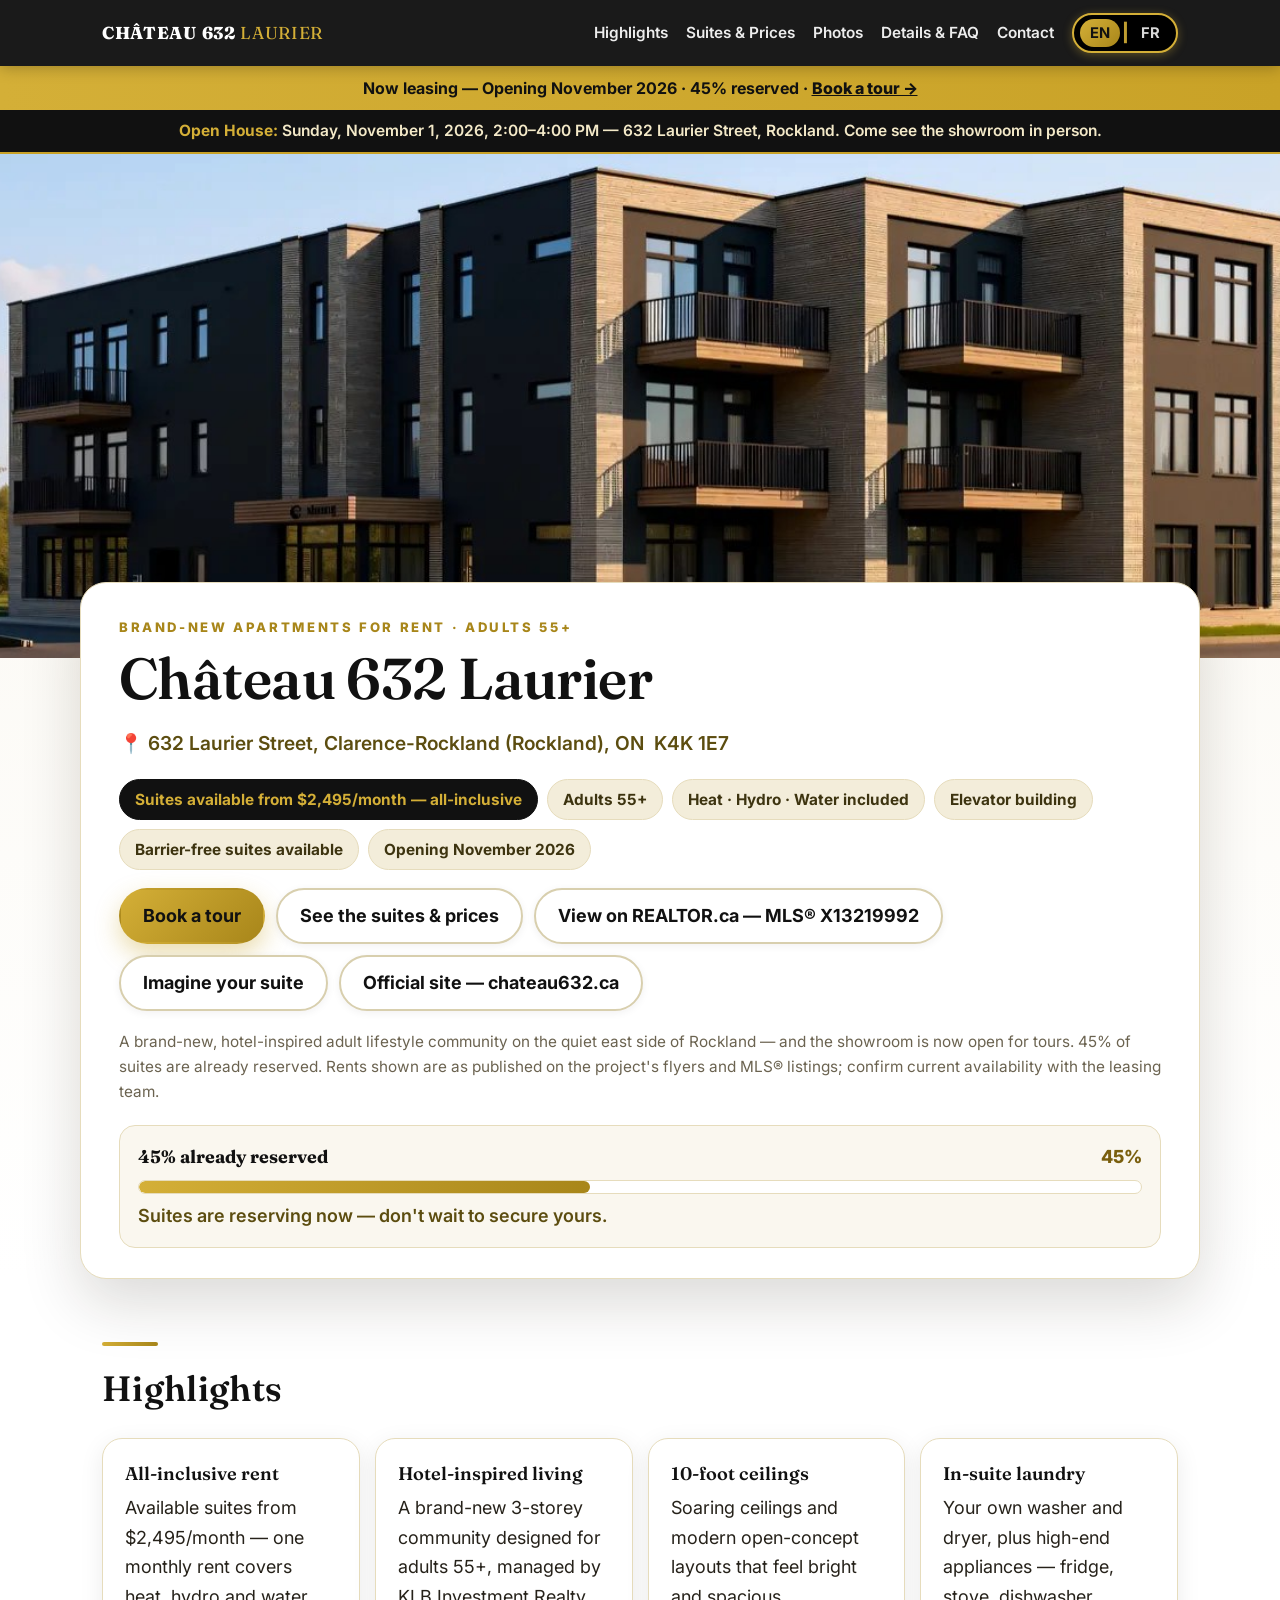
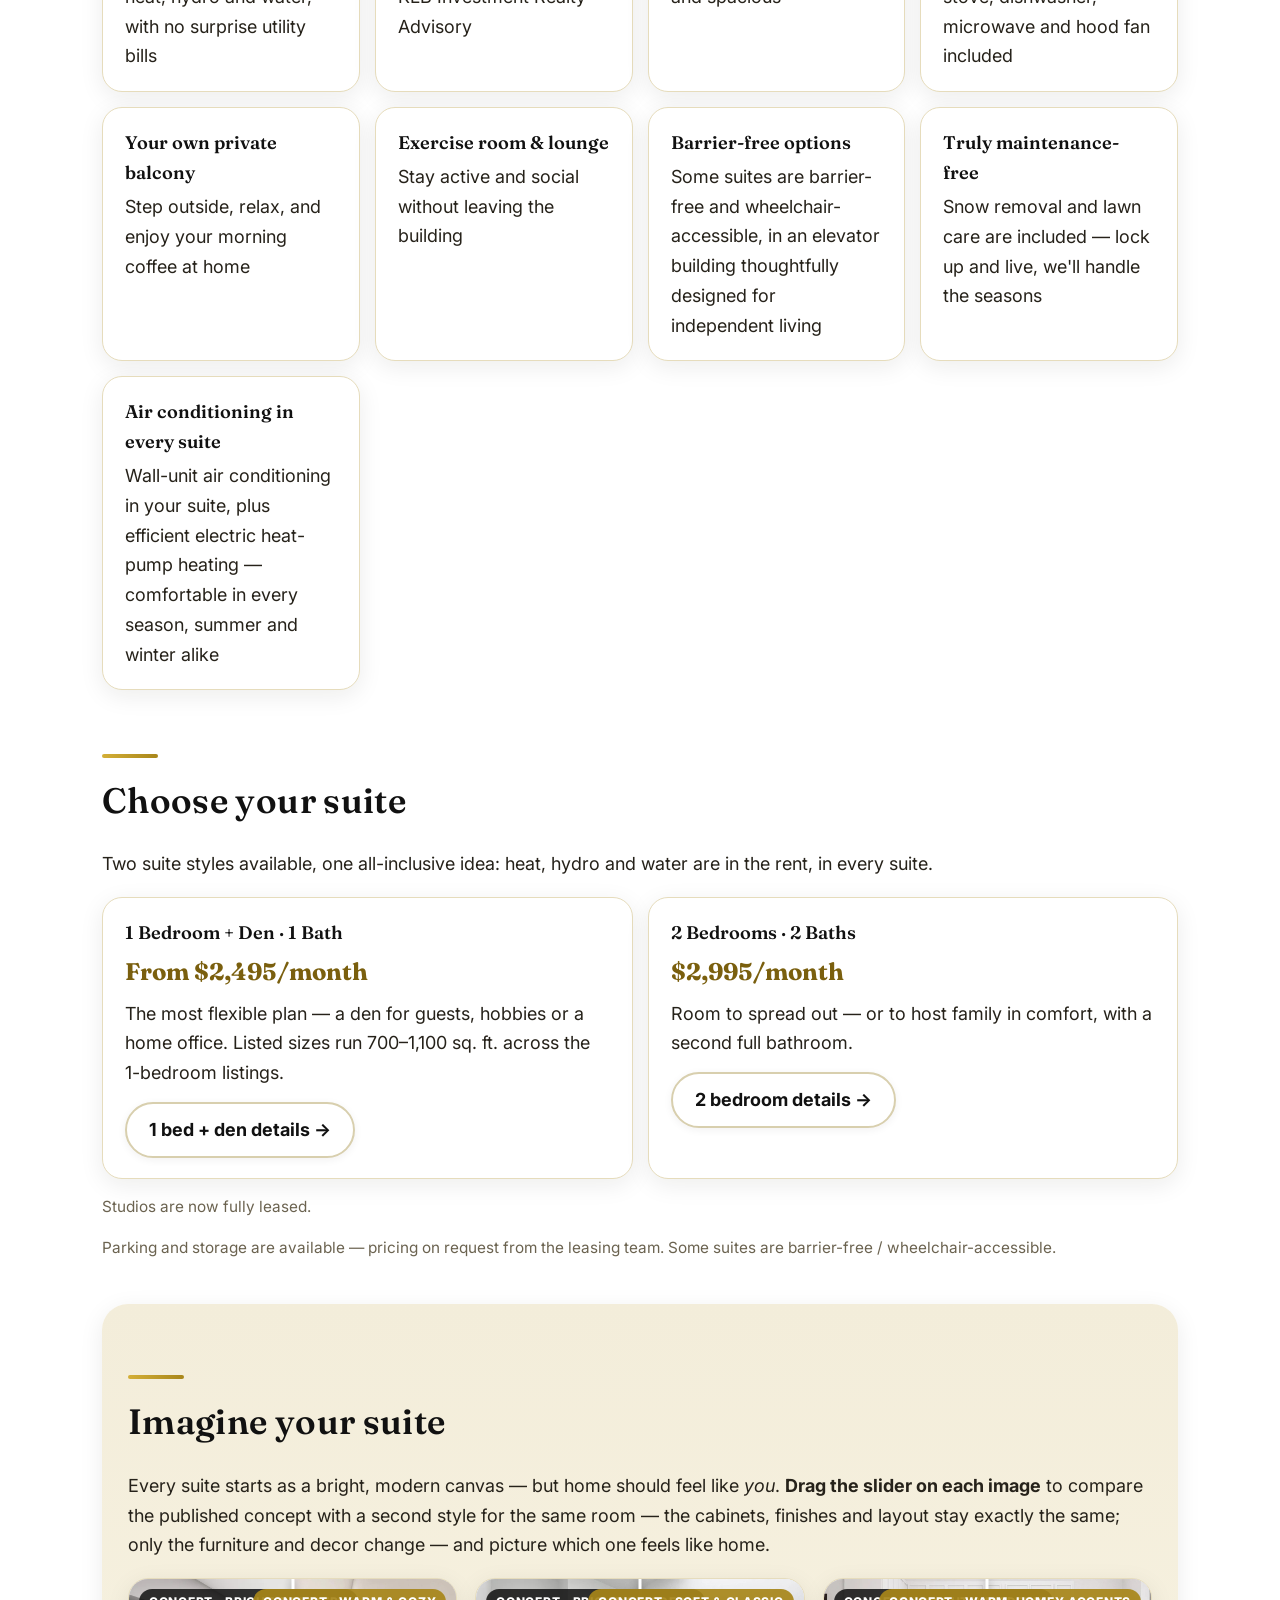
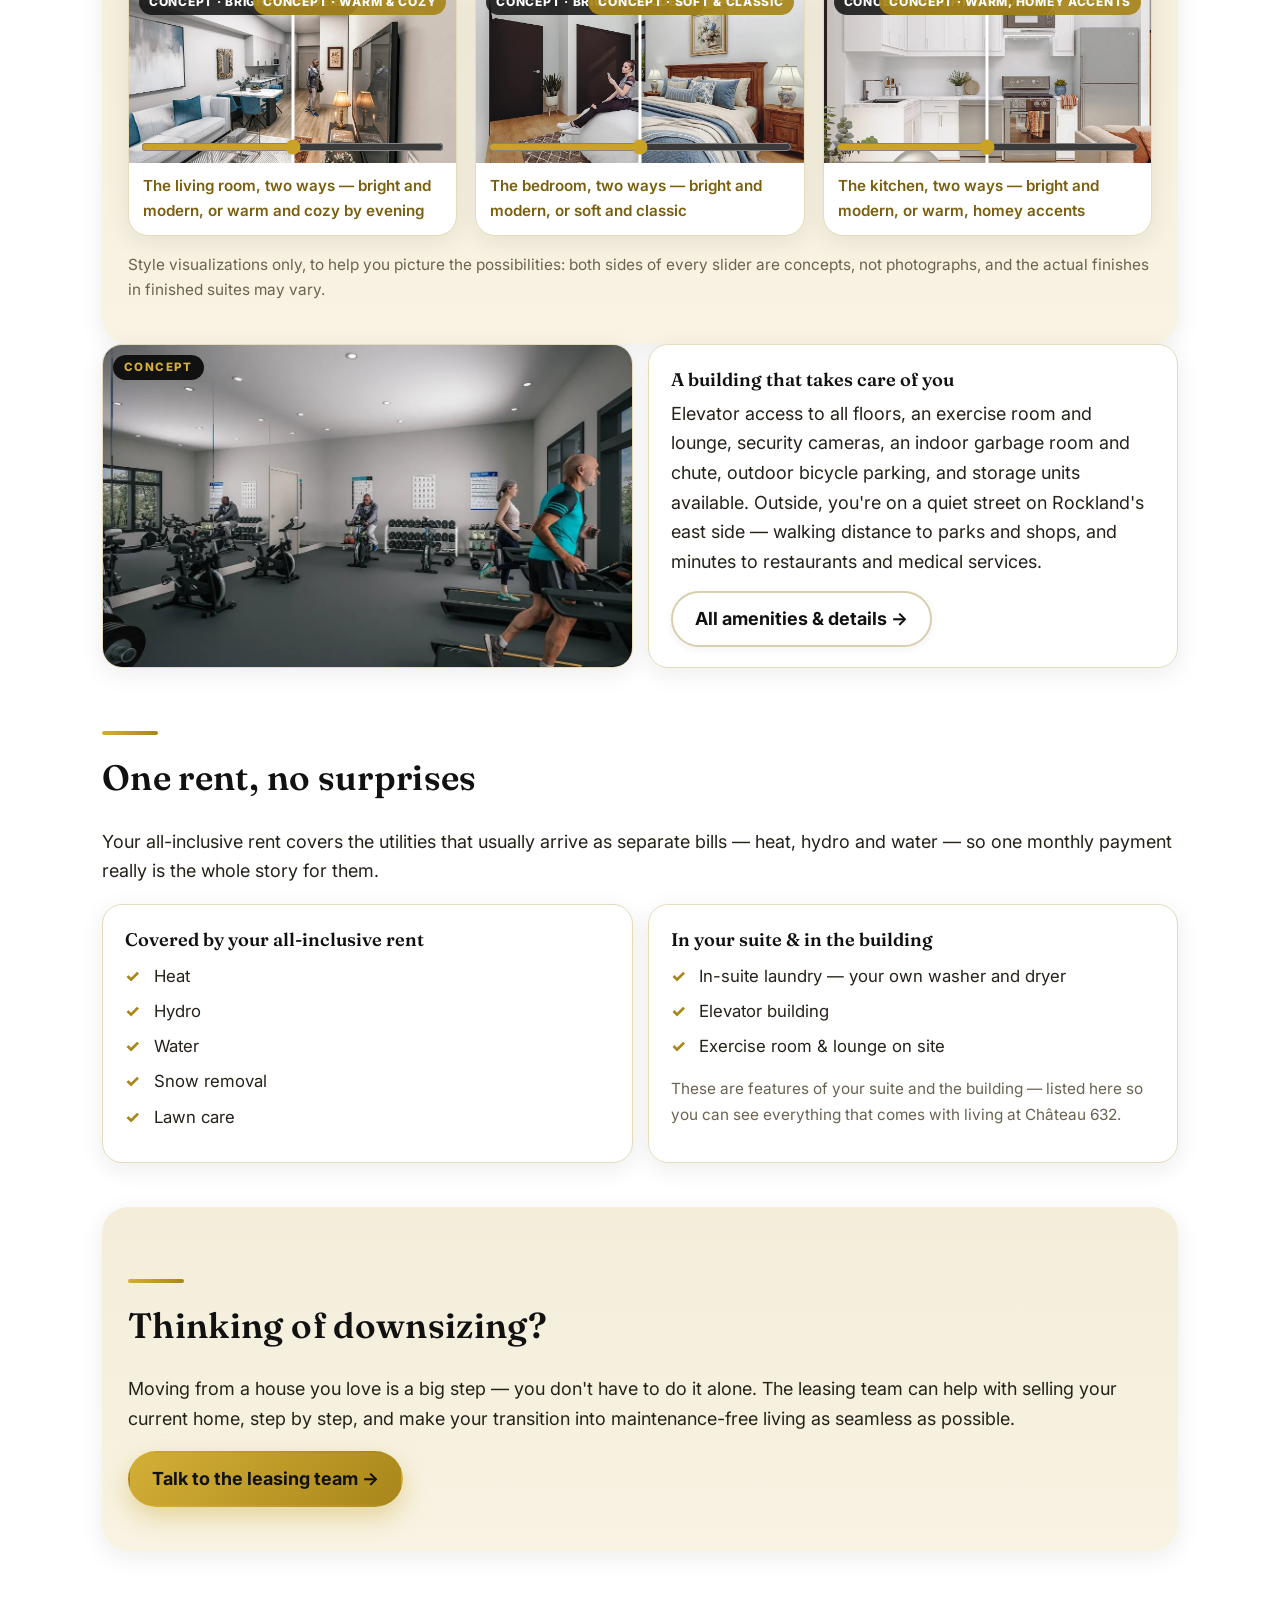
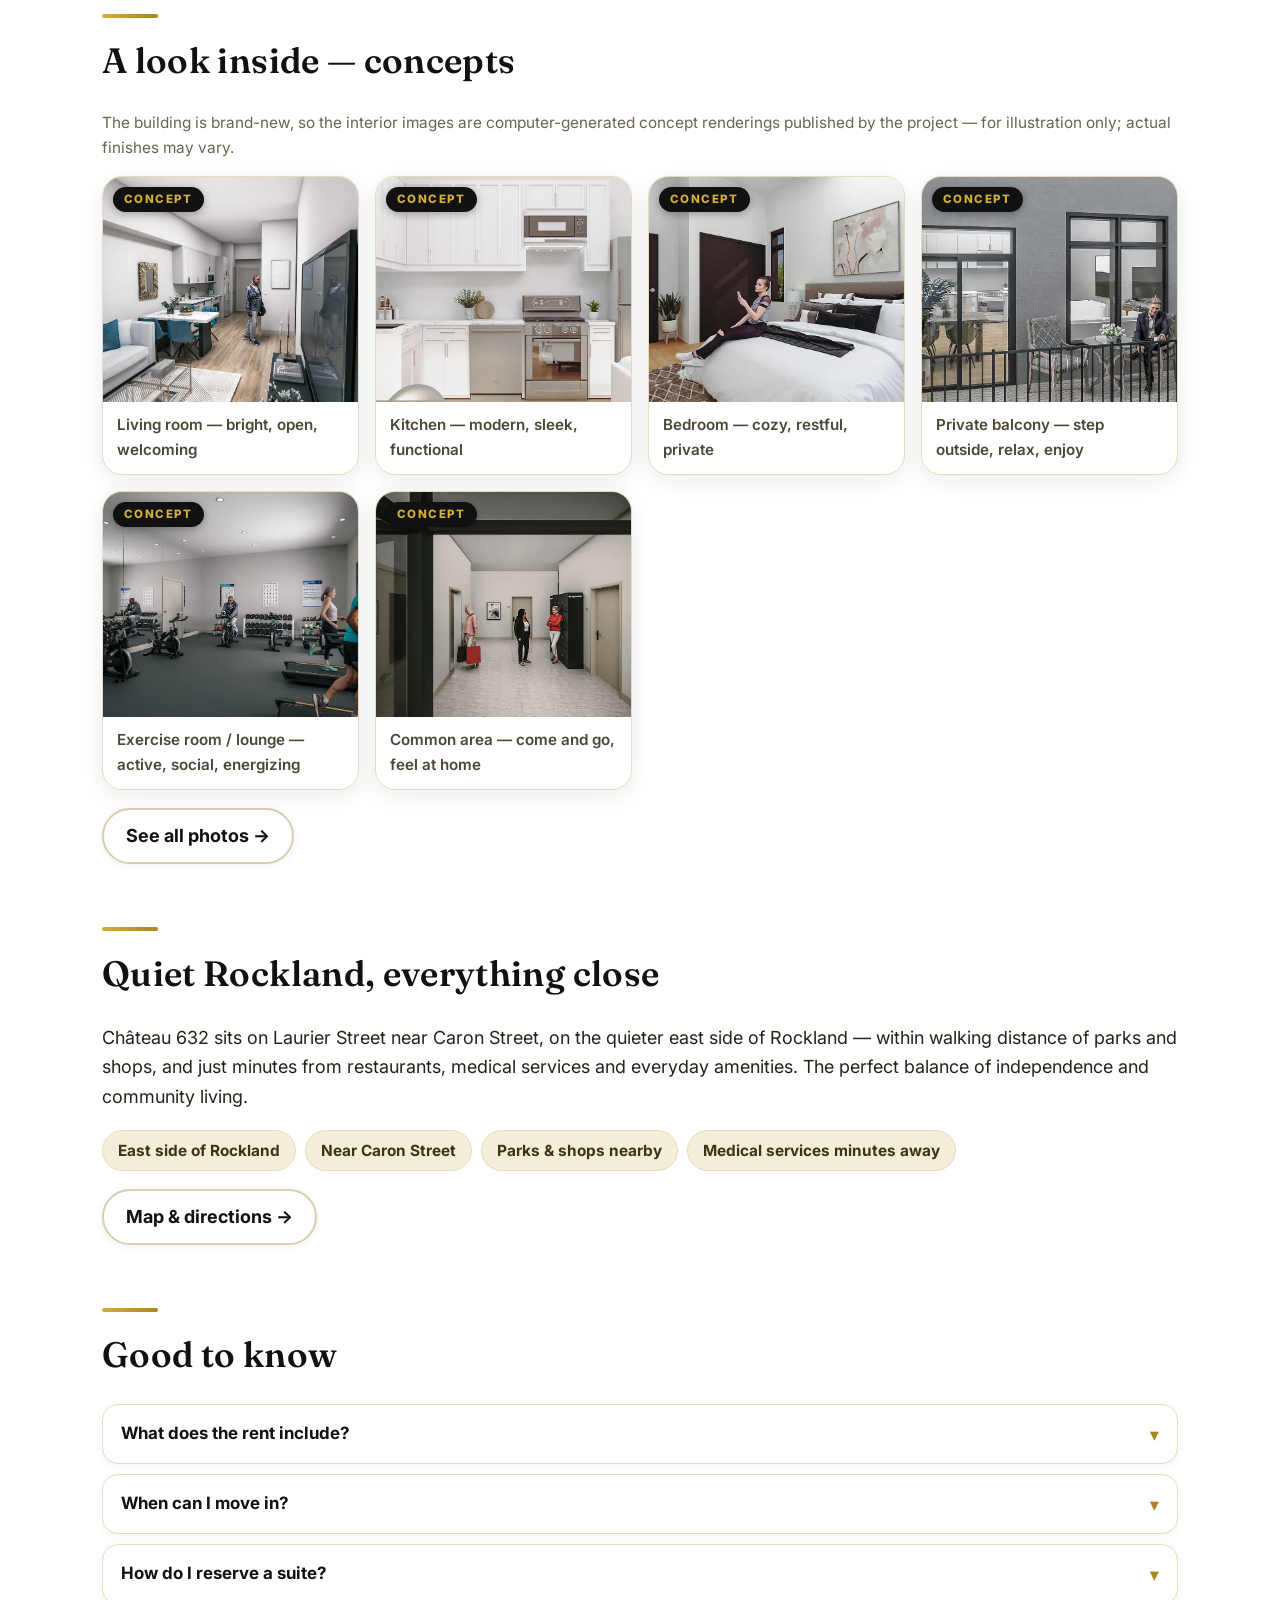
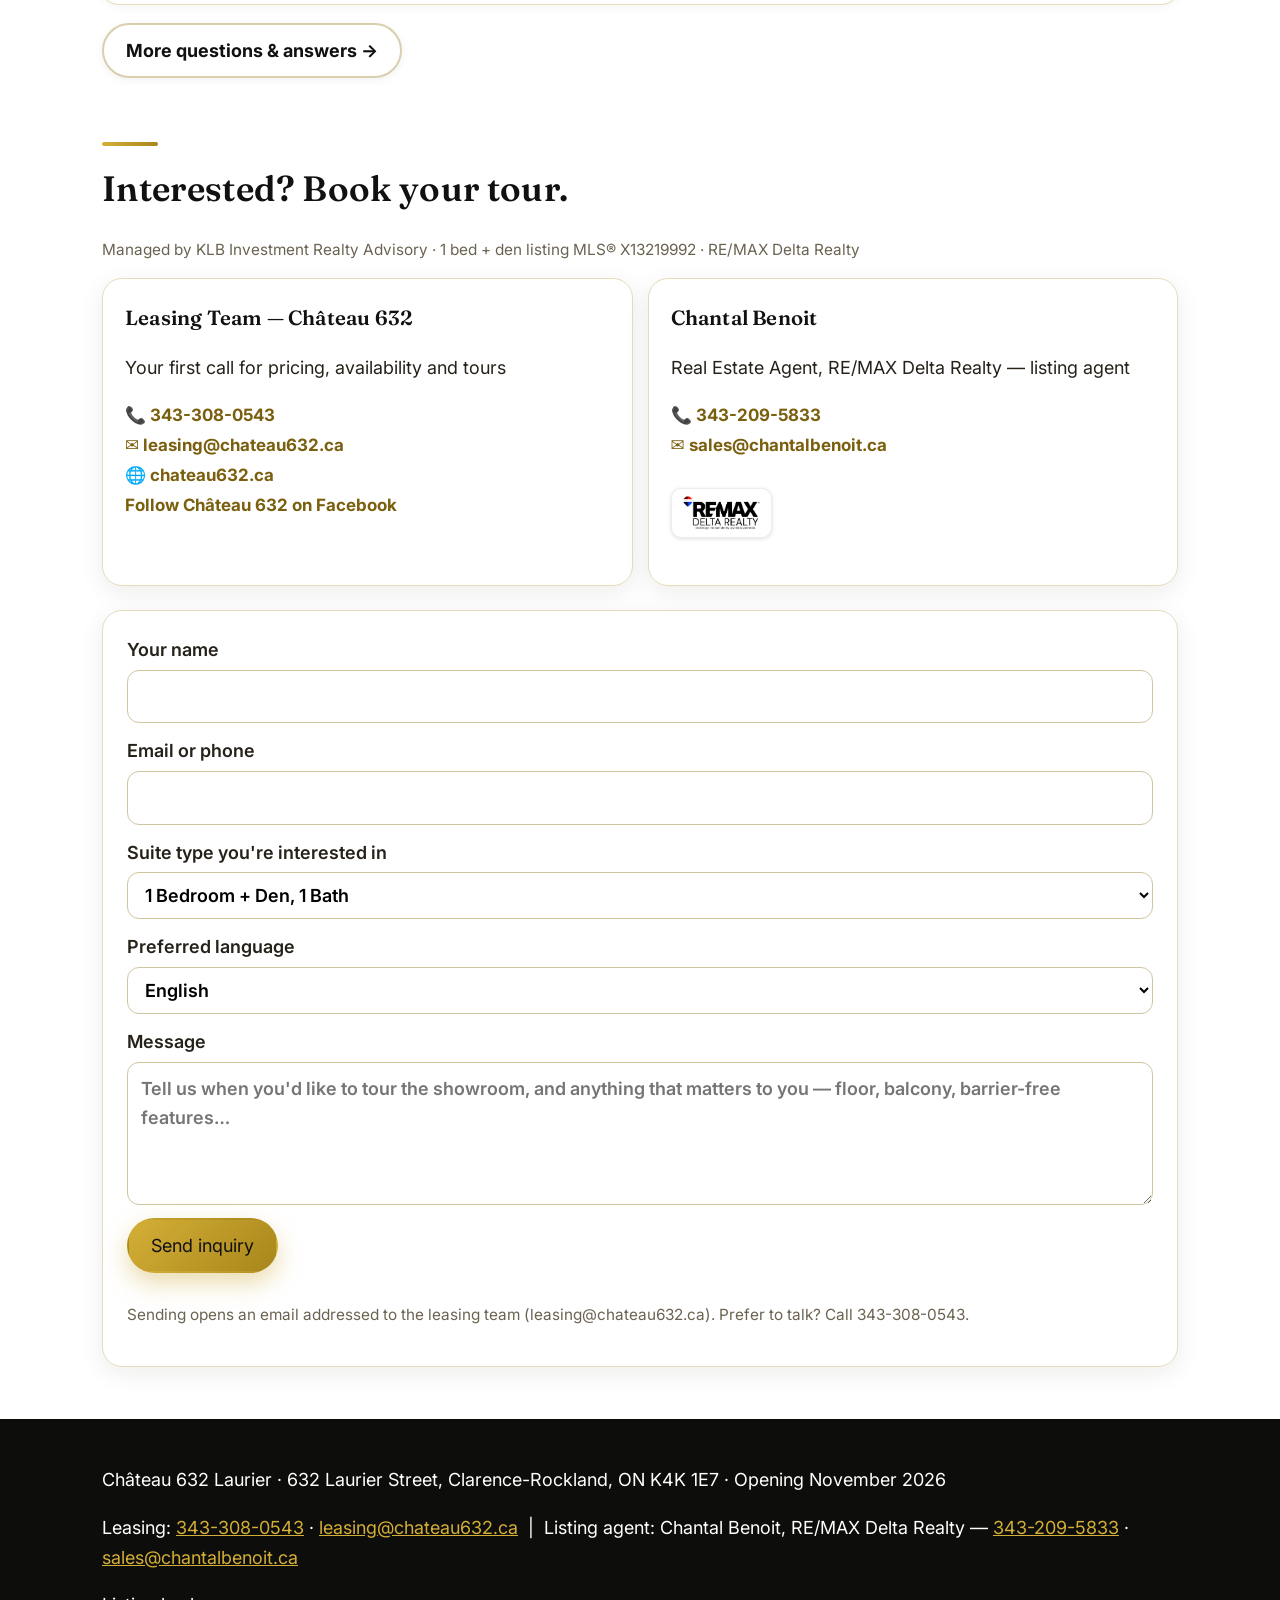
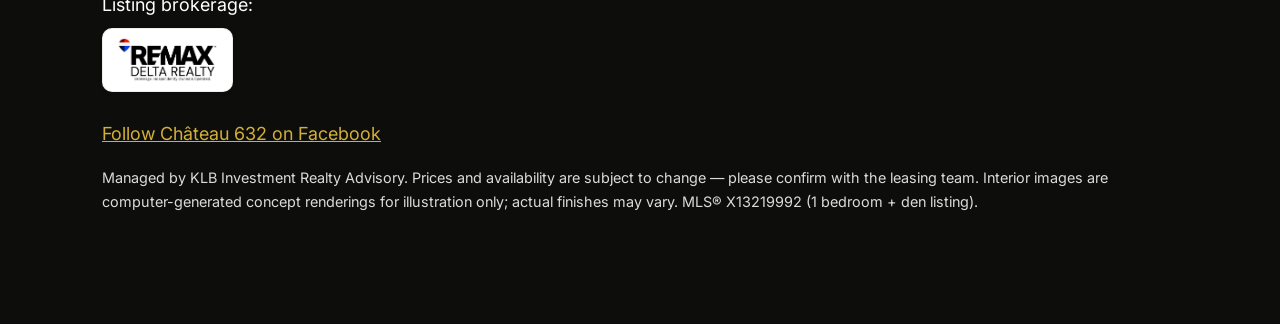
<file: index.html>
<!DOCTYPE html>
<html lang="en">
<head>
<meta charset="UTF-8">
<meta name="viewport" content="width=device-width, initial-scale=1">
<title>Château 632 Laurier — Brand-New 55+ Apartments for Rent in Rockland, ON | Opening November 2026</title>
<meta name="description" content="Brand-new hotel-inspired 55+ apartment community at 632 Laurier Street, Clarence-Rockland, ON K4K 1E7. 1 bed + den and 2 bed suites available from $2,495/month — all-inclusive (heat, hydro, water). Studios are fully leased. Opening November 2026 — now reserving. Leasing: 343-308-0543.">
<link rel="canonical" href="https://rockland-rentals.github.io/chateau-632-laurier/">
<link rel="alternate" hreflang="fr" href="fr/">
<link rel="alternate" hreflang="en" href="./">
<link rel="preconnect" href="https://fonts.googleapis.com">
<link rel="preconnect" href="https://fonts.gstatic.com" crossorigin>
<link href="https://fonts.googleapis.com/css2?family=Fraunces:opsz,wght@9..144,500;9..144,600;9..144,700&family=Inter:wght@400;600;700;800&display=swap" rel="stylesheet">
<link rel="icon" href="assets/favicon.svg" type="image/svg+xml">
<meta property="og:type" content="website">
<meta property="og:title" content="Château 632 Laurier — 55+ Apartments for Rent in Rockland, ON">
<meta property="og:description" content="Brand-new hotel-inspired adult living in Clarence-Rockland. Suites available from $2,495/month — all-inclusive. Opening November 2026 — 45% already reserved.">
<meta property="og:image" content="https://rockland-rentals.github.io/chateau-632-laurier/assets/img/hero.jpg">
<meta property="og:url" content="https://rockland-rentals.github.io/chateau-632-laurier/">
<link rel="preload" as="image" href="assets/img/hero.jpg">
<link rel="stylesheet" href="assets/style.css">
<script type="application/ld+json">
{"@context":"https://schema.org","@type":"ApartmentComplex","name":"Château 632 Laurier","address":{"@type":"PostalAddress","streetAddress":"632 Laurier Street","addressLocality":"Clarence-Rockland","addressRegion":"ON","postalCode":"K4K 1E7","addressCountry":"CA"},"telephone":"+1-343-308-0543","email":"leasing@chateau632.ca","url":"https://rockland-rentals.github.io/chateau-632-laurier/"}
</script>
</head>
<body>
<header class="topbar">
  <div class="wrap topbar-in">
    <a class="brand" href="#">CHÂTEAU 632 <span>LAURIER</span></a>
    <nav>
      <a href="#highlights">Highlights</a><a href="suites.html">Suites &amp; Prices</a><a href="photos.html">Photos</a><a href="details.html">Details &amp; FAQ</a><a href="#contact">Contact</a>
      <span class="langtoggle" role="group" aria-label="Language / Langue"><span class="langopt is-current" aria-current="true">EN</span><span class="langsep" aria-hidden="true">|</span><a class="langopt" href="fr/">FR</a></span>
    </nav>
  </div>
</header>
<div class="leasebar">Now leasing — Opening November 2026 · 45% reserved · <a href="#contact">Book a tour →</a></div>
<div class="openhouse"><strong>Open House:</strong> Sunday, November 1, 2026, 2:00–4:00 PM — 632 Laurier Street, Rockland. Come see the showroom in person.</div>

<section class="hero">
  <img class="hero-img" src="assets/img/hero.jpg" alt="Concept rendering of the brand-new Château 632 building at 632 Laurier Street, Rockland — three storeys, brick and dark panels, private balconies">
  <div class="hero-card wrap">
    <p class="eyebrow">Brand-New Apartments for Rent · Adults 55+</p>
    <h1>Château 632 Laurier</h1>
    <p class="addr">📍 632 Laurier Street, Clarence-Rockland (Rockland), ON&nbsp; K4K&nbsp;1E7</p>
    <div class="badges">
      <span class="hl">Suites available from $2,495/month — all-inclusive</span><span>Adults 55+</span><span>Heat · Hydro · Water included</span><span>Elevator building</span><span>Barrier-free suites available</span><span>Opening November 2026</span>
    </div>
    <div class="cta-row">
      <a class="btn primary" href="#contact">Book a tour</a>
      <a class="btn" href="suites.html">See the suites &amp; prices</a>
      <a class="btn" href="https://www.realtor.ca/real-estate/29831370/204-206-304-306-632-laurier-street-clarence-rockland-606-town-of-rockland" target="_blank" rel="noopener">View on REALTOR.ca — MLS® X13219992</a>
      <a class="btn" href="#vision">Imagine your suite</a>
      <a class="btn" href="https://chateau632.ca" target="_blank" rel="noopener">Official site — chateau632.ca</a>
    </div>
    <p class="note">A brand-new, hotel-inspired adult lifestyle community on the quiet east side of Rockland — and the showroom is now open for tours. 45% of suites are already reserved. Rents shown are as published on the project's flyers and MLS® listings; confirm current availability with the leasing team.</p>
    <div class="reserved">
      <div class="reserved-top"><strong>45% already reserved</strong><span>45%</span></div>
      <div class="reserved-bar" role="img" aria-label="45 percent of suites already reserved"><div class="reserved-fill"></div></div>
      <p>Suites are reserving now — don't wait to secure yours.</p>
    </div>
  </div>
</section>

<main class="wrap">
  <section id="highlights">
    <h2>Highlights</h2>
    <div class="grid">
      <div class="card"><strong>All-inclusive rent</strong><span>Available suites from $2,495/month — one monthly rent covers heat, hydro and water, with no surprise utility bills</span></div>
      <div class="card"><strong>Hotel-inspired living</strong><span>A brand-new 3-storey community designed for adults 55+, managed by KLB Investment Realty Advisory</span></div>
      <div class="card"><strong>10-foot ceilings</strong><span>Soaring ceilings and modern open-concept layouts that feel bright and spacious</span></div>
      <div class="card"><strong>In-suite laundry</strong><span>Your own washer and dryer, plus high-end appliances — fridge, stove, dishwasher, microwave and hood fan included</span></div>
      <div class="card"><strong>Your own private balcony</strong><span>Step outside, relax, and enjoy your morning coffee at home</span></div>
      <div class="card"><strong>Exercise room &amp; lounge</strong><span>Stay active and social without leaving the building</span></div>
      <div class="card"><strong>Barrier-free options</strong><span>Some suites are barrier-free and wheelchair-accessible, in an elevator building thoughtfully designed for independent living</span></div>
      <div class="card"><strong>Truly maintenance-free</strong><span>Snow removal and lawn care are included — lock up and live, we'll handle the seasons</span></div>
      <div class="card"><strong>Air conditioning in every suite</strong><span>Wall-unit air conditioning in your suite, plus efficient electric heat-pump heating — comfortable in every season, summer and winter alike</span></div>
    </div>
  </section>

  <section id="suites">
    <h2>Choose your suite</h2>
    <p>Two suite styles available, one all-inclusive idea: heat, hydro and water are in the rent, in every suite.</p>
    <div class="grid">
      <div class="card"><strong>1 Bedroom + Den · 1 Bath</strong><span class="price">From $2,495/month</span><span>The most flexible plan — a den for guests, hobbies or a home office. Listed sizes run 700–1,100 sq. ft. across the 1-bedroom listings.</span><p style="margin:.8em 0 0"><a class="btn" href="suites.html">1 bed + den details →</a></p></div>
      <div class="card"><strong>2 Bedrooms · 2 Baths</strong><span class="price">$2,995/month</span><span>Room to spread out — or to host family in comfort, with a second full bathroom.</span><p style="margin:.8em 0 0"><a class="btn" href="suites.html">2 bedroom details →</a></p></div>
    </div>
    <p class="note">Studios are now fully leased.</p>
    <p class="note">Parking and storage are available — pricing on request from the leasing team. Some suites are barrier-free / wheelchair-accessible.</p>
  </section>


  <section id="vision" class="concepts">
    <h2>Imagine your suite</h2>
    <p>Every suite starts as a bright, modern canvas — but home should feel like <em>you</em>. <strong>Drag the slider on each image</strong> to compare the published concept with a second style for the same room — the cabinets, finishes and layout stay exactly the same; only the furniture and decor change — and picture which one feels like home.</p>
    <div class="compare-grid">
      <figure>
        <div class="compare"><img src="assets/img/living-room.jpg" alt="Concept rendering of the living room in a bright, modern style"><img class="cmp-top" src="assets/img/living-room-alt2.jpg" alt="Style visualization: the same living room in a warm, cozy evening style"><span class="cmp-label left">Concept · Bright &amp; modern</span><span class="cmp-label right">Concept · Warm &amp; cozy</span><input type="range" min="0" max="100" value="50" aria-label="Slide to compare the living room in bright and modern, and warm and cozy styles"></div>
        <figcaption>The living room, two ways — bright and modern, or warm and cozy by evening</figcaption>
      </figure>
      <figure>
        <div class="compare"><img src="assets/img/bedroom.jpg" alt="Concept rendering of the bedroom in a bright, modern style"><img class="cmp-top" src="assets/img/bedroom-alt2.jpg" alt="Style visualization: the same bedroom in a soft, classic style"><span class="cmp-label left">Concept · Bright &amp; modern</span><span class="cmp-label right">Concept · Soft &amp; classic</span><input type="range" min="0" max="100" value="50" aria-label="Slide to compare the bedroom in bright and modern, and soft and classic styles"></div>
        <figcaption>The bedroom, two ways — bright and modern, or soft and classic</figcaption>
      </figure>
      <figure>
        <div class="compare"><img src="assets/img/kitchen.jpg" alt="Concept rendering of the kitchen in a bright, modern style"><img class="cmp-top" src="assets/img/kitchen-alt2.jpg" alt="Style visualization: the same kitchen in warm, homey accents"><span class="cmp-label left">Concept · Bright &amp; modern</span><span class="cmp-label right">Concept · Warm, homey accents</span><input type="range" min="0" max="100" value="50" aria-label="Slide to compare the kitchen in bright and modern, and warm, homey-accent styles"></div>
        <figcaption>The kitchen, two ways — bright and modern, or warm, homey accents</figcaption>
      </figure>
    </div>
    <p class="note">Style visualizations only, to help you picture the possibilities: both sides of every slider are concepts, not photographs, and the actual finishes in finished suites may vary.</p>
  </section>

  <section id="amenities">
    <div class="grid two" style="align-items:stretch">
      <figure class="feature-photo"><img src="assets/img/exercise-lounge.jpg" alt="Concept image of the exercise room and lounge at Château 632"><span class="concept-tag" style="position:absolute;top:10px;left:10px;z-index:2">Concept</span></figure>
      <div class="card"><strong>A building that takes care of you</strong><span>Elevator access to all floors, an exercise room and lounge, security cameras, an indoor garbage room and chute, outdoor bicycle parking, and storage units available. Outside, you're on a quiet street on Rockland's east side — walking distance to parks and shops, and minutes to restaurants and medical services.</span><p style="margin:.8em 0 0"><a class="btn" href="details.html">All amenities &amp; details →</a></p></div>
    </div>
  </section>


  <section id="included">
    <h2>One rent, no surprises</h2>
    <p>Your all-inclusive rent covers the utilities that usually arrive as separate bills — heat, hydro and water — so one monthly payment really is the whole story for them.</p>
    <div class="grid two">
      <div class="card"><strong>Covered by your all-inclusive rent</strong>
        <ul class="checklist">
          <li>Heat</li>
          <li>Hydro</li>
          <li>Water</li>
          <li>Snow removal</li>
          <li>Lawn care</li>
        </ul>
      </div>
      <div class="card"><strong>In your suite &amp; in the building</strong>
        <ul class="checklist">
          <li>In-suite laundry — your own washer and dryer</li>
          <li>Elevator building</li>
          <li>Exercise room &amp; lounge on site</li>
        </ul>
        <p class="note">These are features of your suite and the building — listed here so you can see everything that comes with living at Château 632.</p>
      </div>
    </div>
  </section>

  <section id="downsizing" class="concepts">
    <h2>Thinking of downsizing?</h2>
    <p>Moving from a house you love is a big step — you don't have to do it alone. The leasing team can help with selling your current home, step by step, and make your transition into maintenance-free living as seamless as possible.</p>
    <p><a class="btn primary" href="#contact">Talk to the leasing team →</a></p>
  </section>

  <section id="photos">
    <h2>A look inside — concepts</h2>
    <p class="note">The building is brand-new, so the interior images are computer-generated concept renderings published by the project — for illustration only; actual finishes may vary.</p>
    <div class="gallery">
      <figure><span class="concept-tag">Concept</span><a href="assets/img/living-room.jpg"><img src="assets/img/living-room.jpg" alt="Concept rendering of a bright, open-concept living room"></a><figcaption>Living room — bright, open, welcoming</figcaption></figure>
      <figure><span class="concept-tag">Concept</span><a href="assets/img/kitchen.jpg"><img src="assets/img/kitchen.jpg" alt="Concept rendering of a modern kitchen with high-end appliances"></a><figcaption>Kitchen — modern, sleek, functional</figcaption></figure>
      <figure><span class="concept-tag">Concept</span><a href="assets/img/bedroom.jpg"><img src="assets/img/bedroom.jpg" alt="Concept rendering of a cozy, restful bedroom"></a><figcaption>Bedroom — cozy, restful, private</figcaption></figure>
      <figure><span class="concept-tag">Concept</span><a href="assets/img/balcony.jpg"><img src="assets/img/balcony.jpg" alt="Concept rendering of a private balcony"></a><figcaption>Private balcony — step outside, relax, enjoy</figcaption></figure>
      <figure><span class="concept-tag">Concept</span><a href="assets/img/exercise-lounge.jpg"><img src="assets/img/exercise-lounge.jpg" alt="Concept rendering of the exercise room and lounge"></a><figcaption>Exercise room / lounge — active, social, energizing</figcaption></figure>
      <figure><span class="concept-tag">Concept</span><a href="assets/img/common-area.jpg"><img src="assets/img/common-area.jpg" alt="Concept rendering of a common area and entrance"></a><figcaption>Common area — come and go, feel at home</figcaption></figure>
    </div>
    <p><a class="btn" href="photos.html">See all photos →</a></p>
  </section>

  <section id="location">
    <h2>Quiet Rockland, everything close</h2>
    <p>Château 632 sits on Laurier Street near Caron Street, on the quieter east side of Rockland — within walking distance of parks and shops, and just minutes from restaurants, medical services and everyday amenities. The perfect balance of independence and community living.</p>
    <div class="badges">
      <span>East side of Rockland</span><span>Near Caron Street</span><span>Parks &amp; shops nearby</span><span>Medical services minutes away</span>
    </div>
    <p><a class="btn" href="details.html#location">Map &amp; directions →</a></p>
  </section>

  <section id="faq-teaser" class="faq">
    <h2>Good to know</h2>
    <details><summary>What does the rent include?</summary><p>Heat, hydro and water are included in every suite's rent, and snow removal and lawn care are included too. Parking and storage are available — ask the leasing team for current pricing.</p></details>
    <details><summary>When can I move in?</summary><p>Château 632 opens in November 2026, and reservations are open now — 45% of suites are already reserved. The showroom is open for tours.</p></details>
    <details><summary>How do I reserve a suite?</summary><p>Call the leasing team at <a href="tel:+13433080543">343-308-0543</a> or email <a href="mailto:leasing@chateau632.ca">leasing@chateau632.ca</a> to book a tour and choose your suite.</p></details>
    <p><a class="btn" href="details.html#faq">More questions &amp; answers →</a></p>
  </section>

  <section id="contact">
    <h2>Interested? Book your tour.</h2>
    <p class="note">Managed by KLB Investment Realty Advisory · 1 bed + den listing MLS® X13219992 · RE/MAX Delta Realty</p>
    <div class="grid two">
      <div class="card contact-card">
        <h3>Leasing Team — Château 632</h3>
        <p>Your first call for pricing, availability and tours</p>
        <p><a href="tel:+13433080543">📞 343-308-0543</a><br><a href="mailto:leasing@chateau632.ca">✉️ leasing@chateau632.ca</a><br><a href="https://chateau632.ca" target="_blank" rel="noopener">🌐 chateau632.ca</a><br><a href="https://www.facebook.com/Chateau632" target="_blank" rel="noopener">Follow Château 632 on Facebook</a></p>
      </div>
      <div class="card contact-card">
        <h3>Chantal Benoit</h3>
        <p>Real Estate Agent, RE/MAX Delta Realty — listing agent</p>
        <p><a href="tel:+13432095833">📞 343-209-5833</a><br><a href="mailto:sales@chantalbenoit.ca">✉️ sales@chantalbenoit.ca</a></p>
        <p><span class="brokerage sm"><img src="assets/img/remax-delta-realty.jpg" alt="RE/MAX Delta Realty, Brokerage. Independently Owned &amp; Operated."></span></p>
      </div>
    </div>

    <form name="inquiry" method="POST" class="form">
      <label>Your name <input name="name" required></label>
      <label>Email or phone <input name="contact" required></label>
      <label>Suite type you're interested in
        <select name="suite">
          <option>1 Bedroom + Den, 1 Bath</option>
          <option>2 Bedrooms, 2 Baths</option>
          <option>Not sure yet</option>
        </select>
      </label>
      <label>Preferred language
        <select name="language">
          <option>English</option>
          <option>Français</option>
        </select>
      </label>
      <label>Message <textarea name="message" rows="4" placeholder="Tell us when you'd like to tour the showroom, and anything that matters to you — floor, balcony, barrier-free features…"></textarea></label>
      <button class="btn primary" type="submit">Send inquiry</button>
      <p class="note">Sending opens an email addressed to the leasing team (leasing@chateau632.ca). Prefer to talk? Call 343-308-0543.</p>
    </form>
  </section>
</main>

<footer>
  <div class="wrap">
    <p>Château 632 Laurier · 632 Laurier Street, Clarence-Rockland, ON K4K 1E7 · Opening November 2026</p>
    <p>Leasing: <a href="tel:+13433080543">343-308-0543</a> · <a href="mailto:leasing@chateau632.ca">leasing@chateau632.ca</a> &nbsp;|&nbsp; Listing agent: Chantal Benoit, RE/MAX Delta Realty — <a href="tel:+13432095833">343-209-5833</a> · <a href="mailto:sales@chantalbenoit.ca">sales@chantalbenoit.ca</a></p>
    <p>Listing brokerage:<br><span class="brokerage"><img src="assets/img/remax-delta-realty.jpg" alt="RE/MAX Delta Realty, Brokerage. Independently Owned &amp; Operated."></span></p>
    <p><a href="https://www.facebook.com/Chateau632" target="_blank" rel="noopener">Follow Château 632 on Facebook</a></p>
    <p class="small">Managed by KLB Investment Realty Advisory. Prices and availability are subject to change — please confirm with the leasing team. Interior images are computer-generated concept renderings for illustration only; actual finishes may vary. MLS® X13219992 (1 bedroom + den listing).</p>
  </div>
</footer>

<div class="callbar">
  <a href="tel:+13433080543">Call Leasing</a><a href="#contact">Book a Tour</a>
</div>
<script src="assets/site.js"></script>
</body>
</html>
</file>
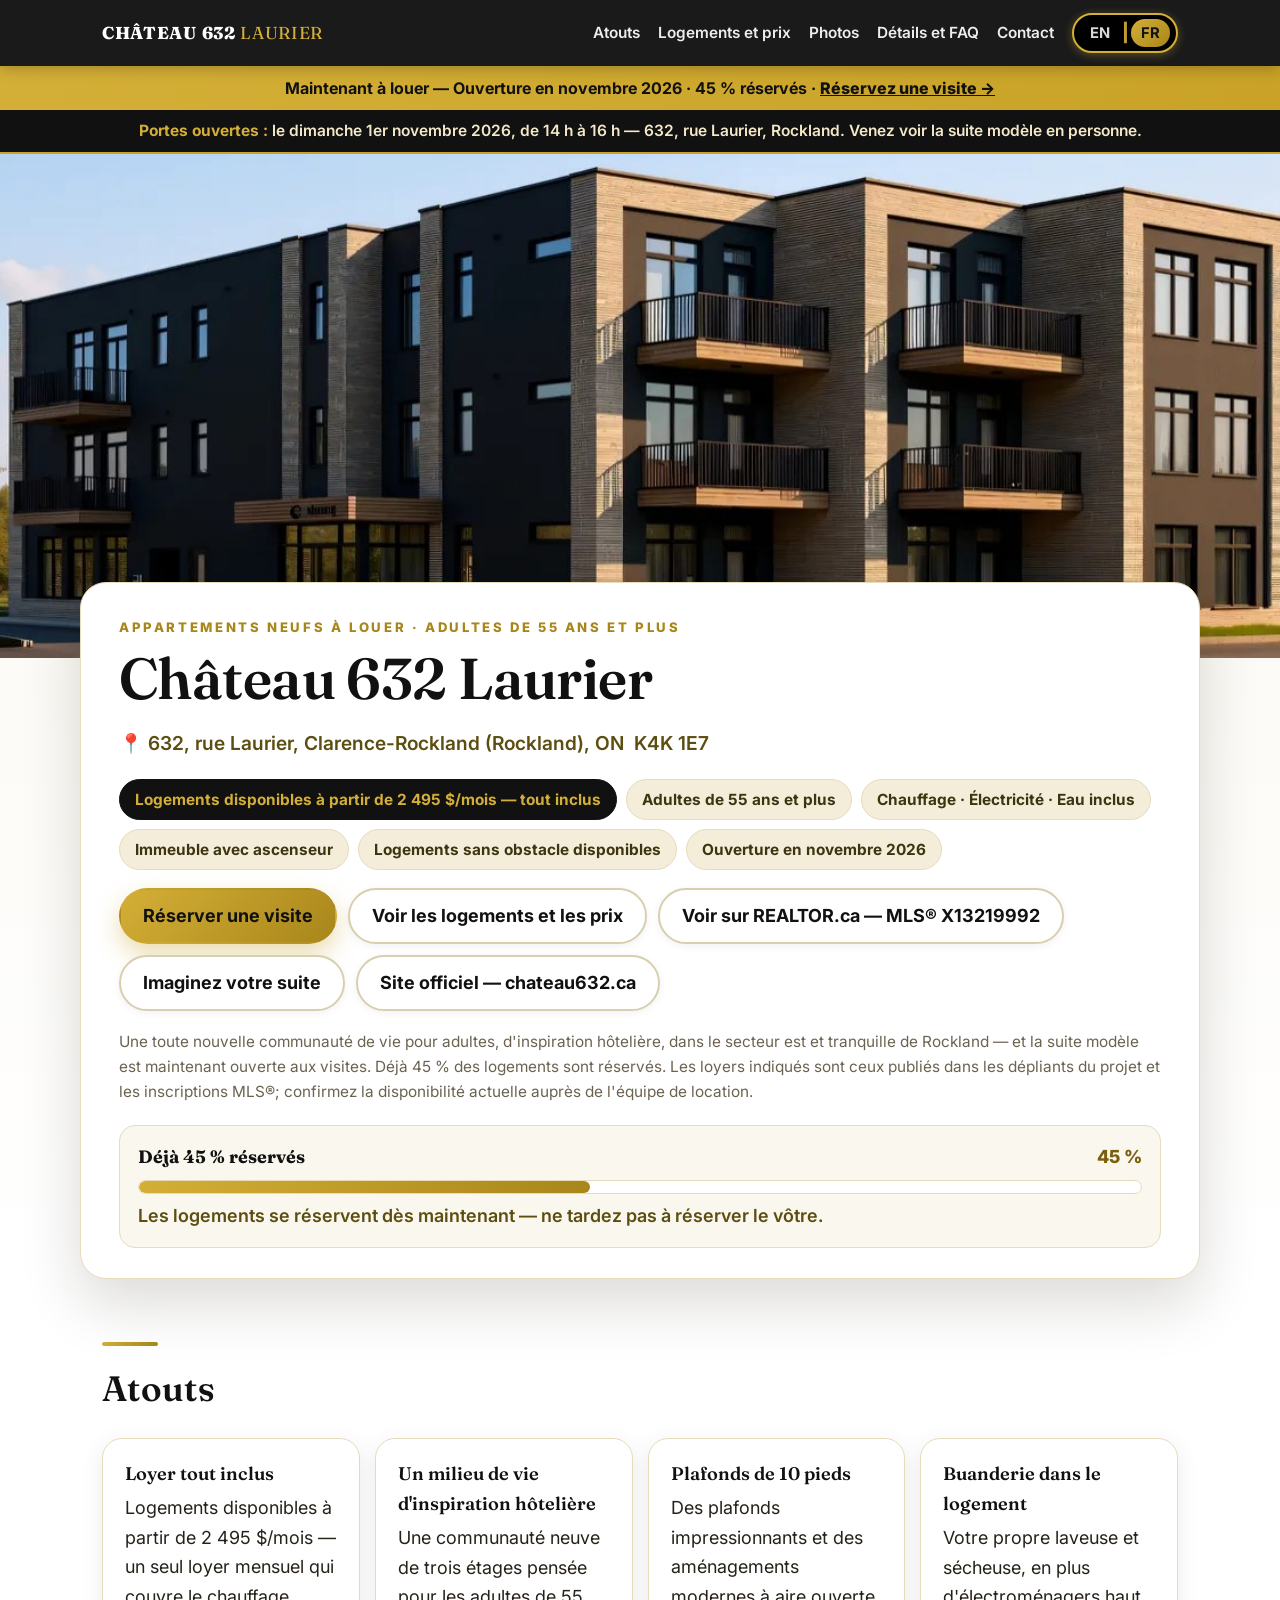
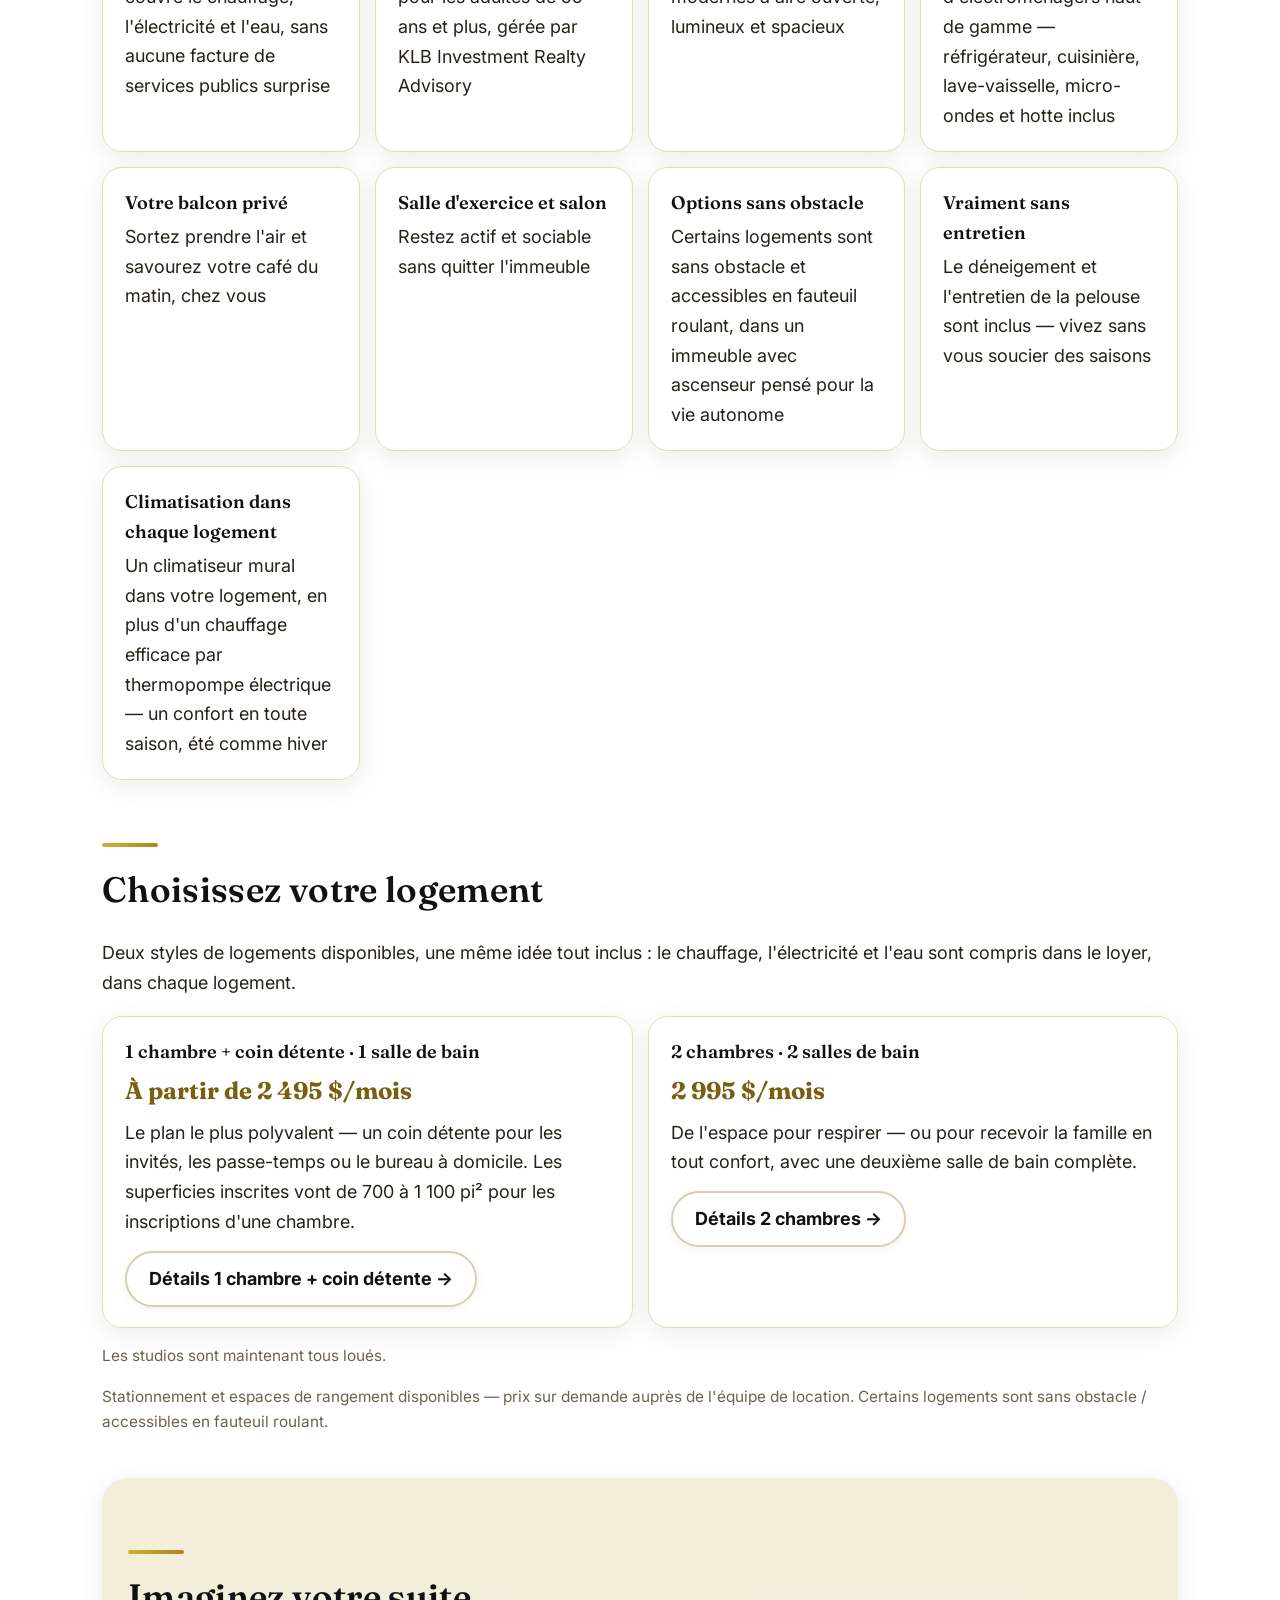
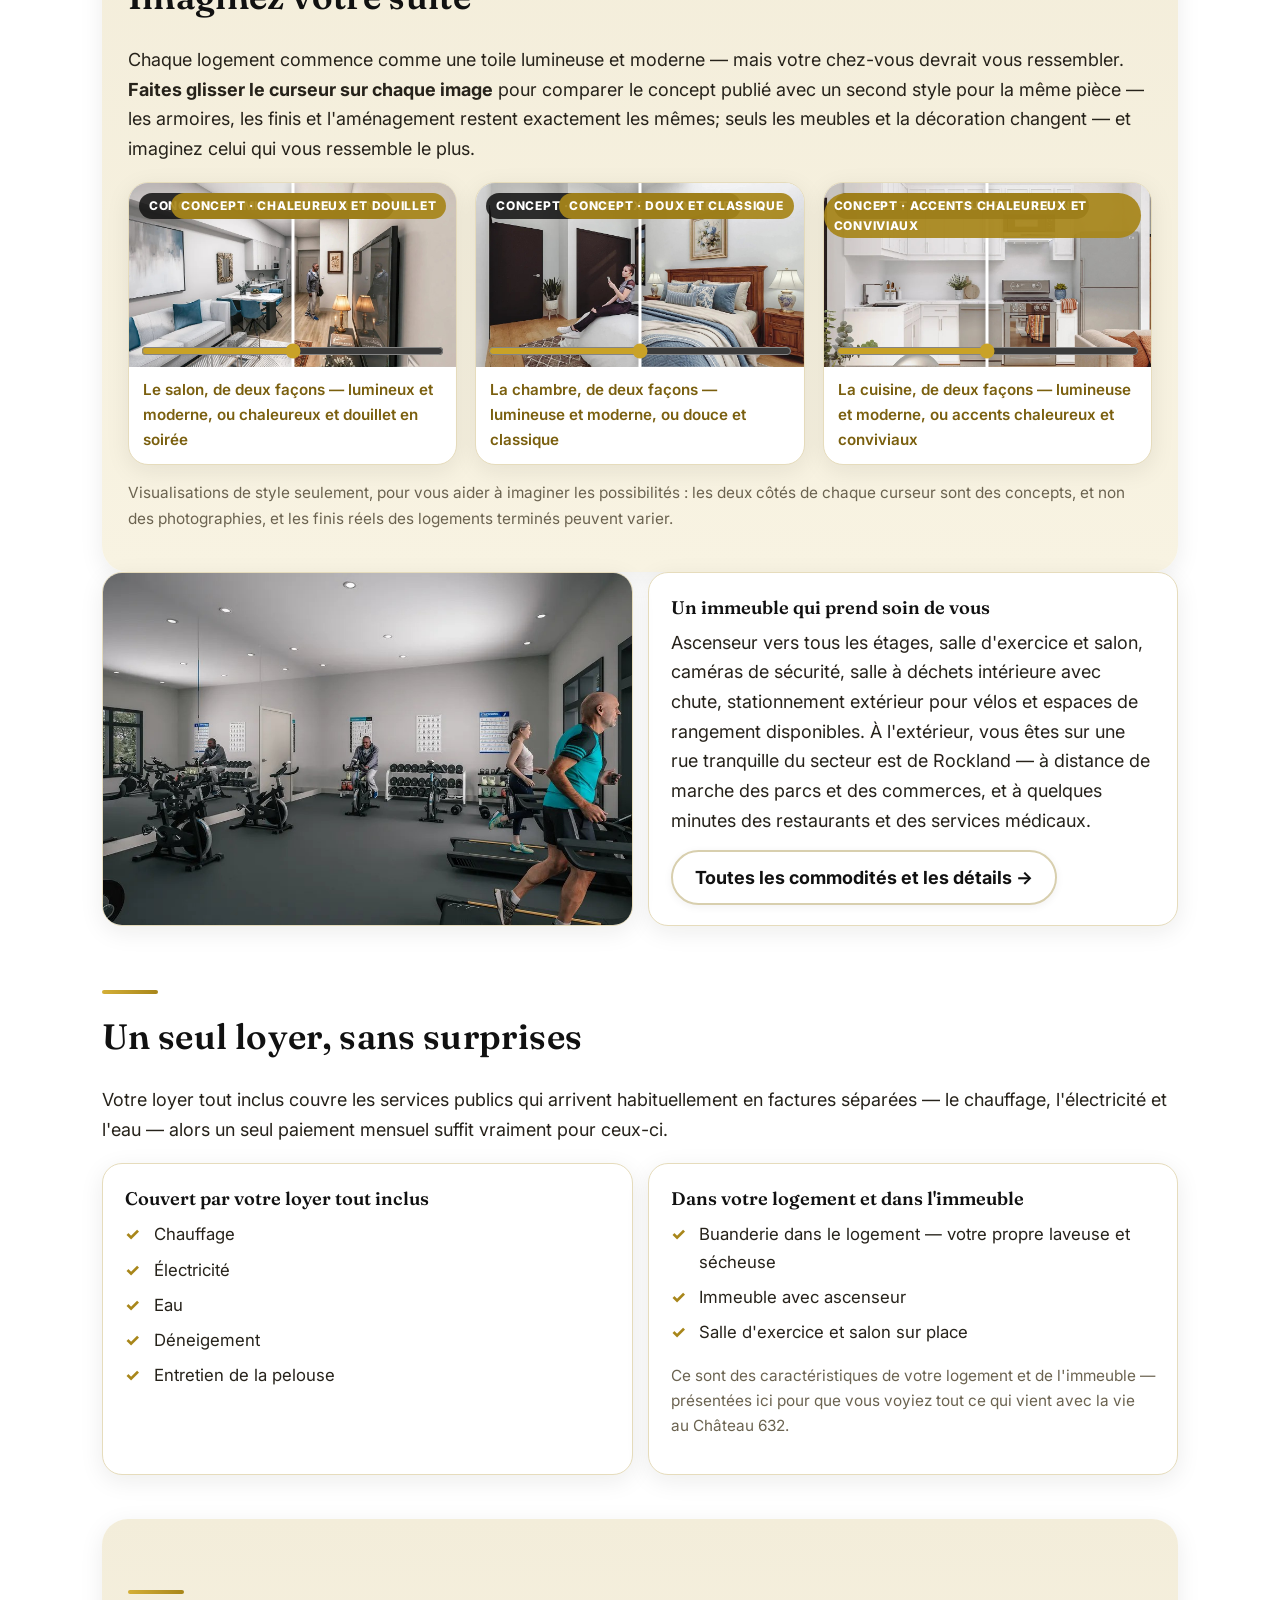
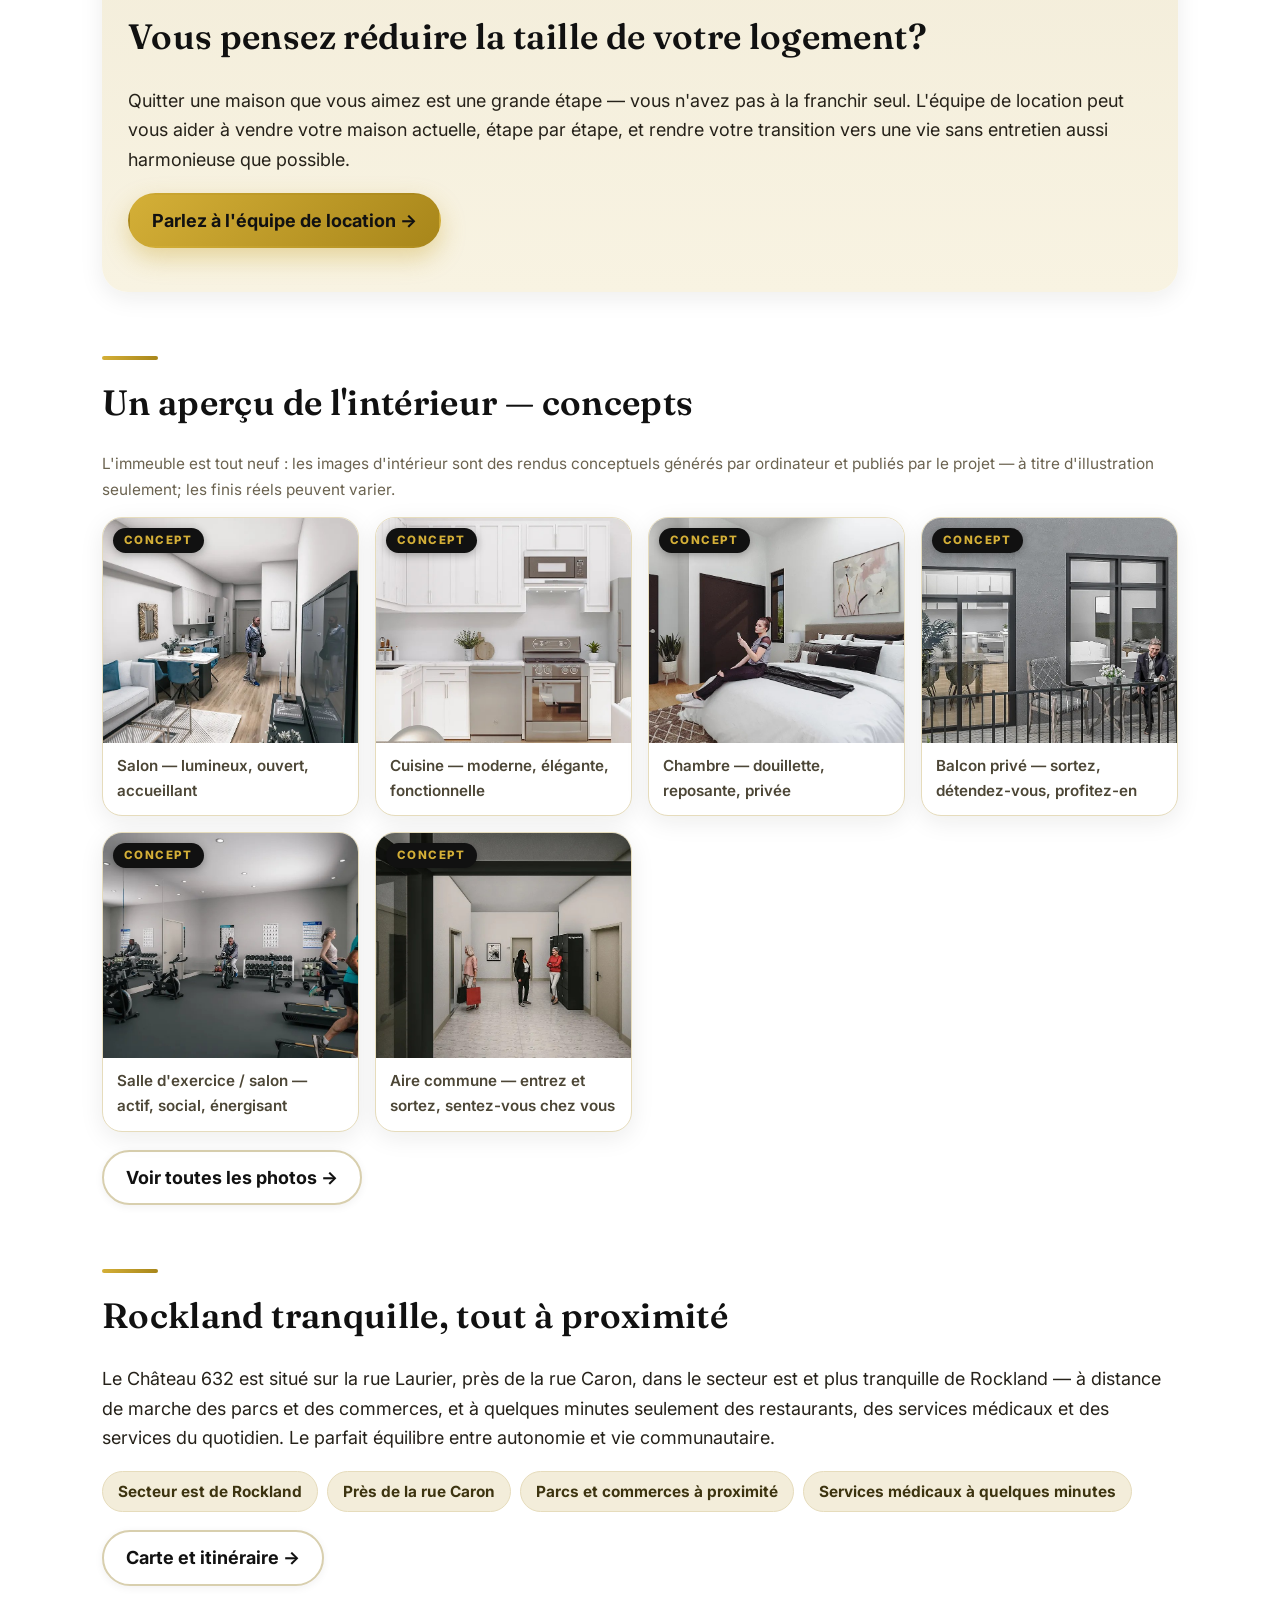
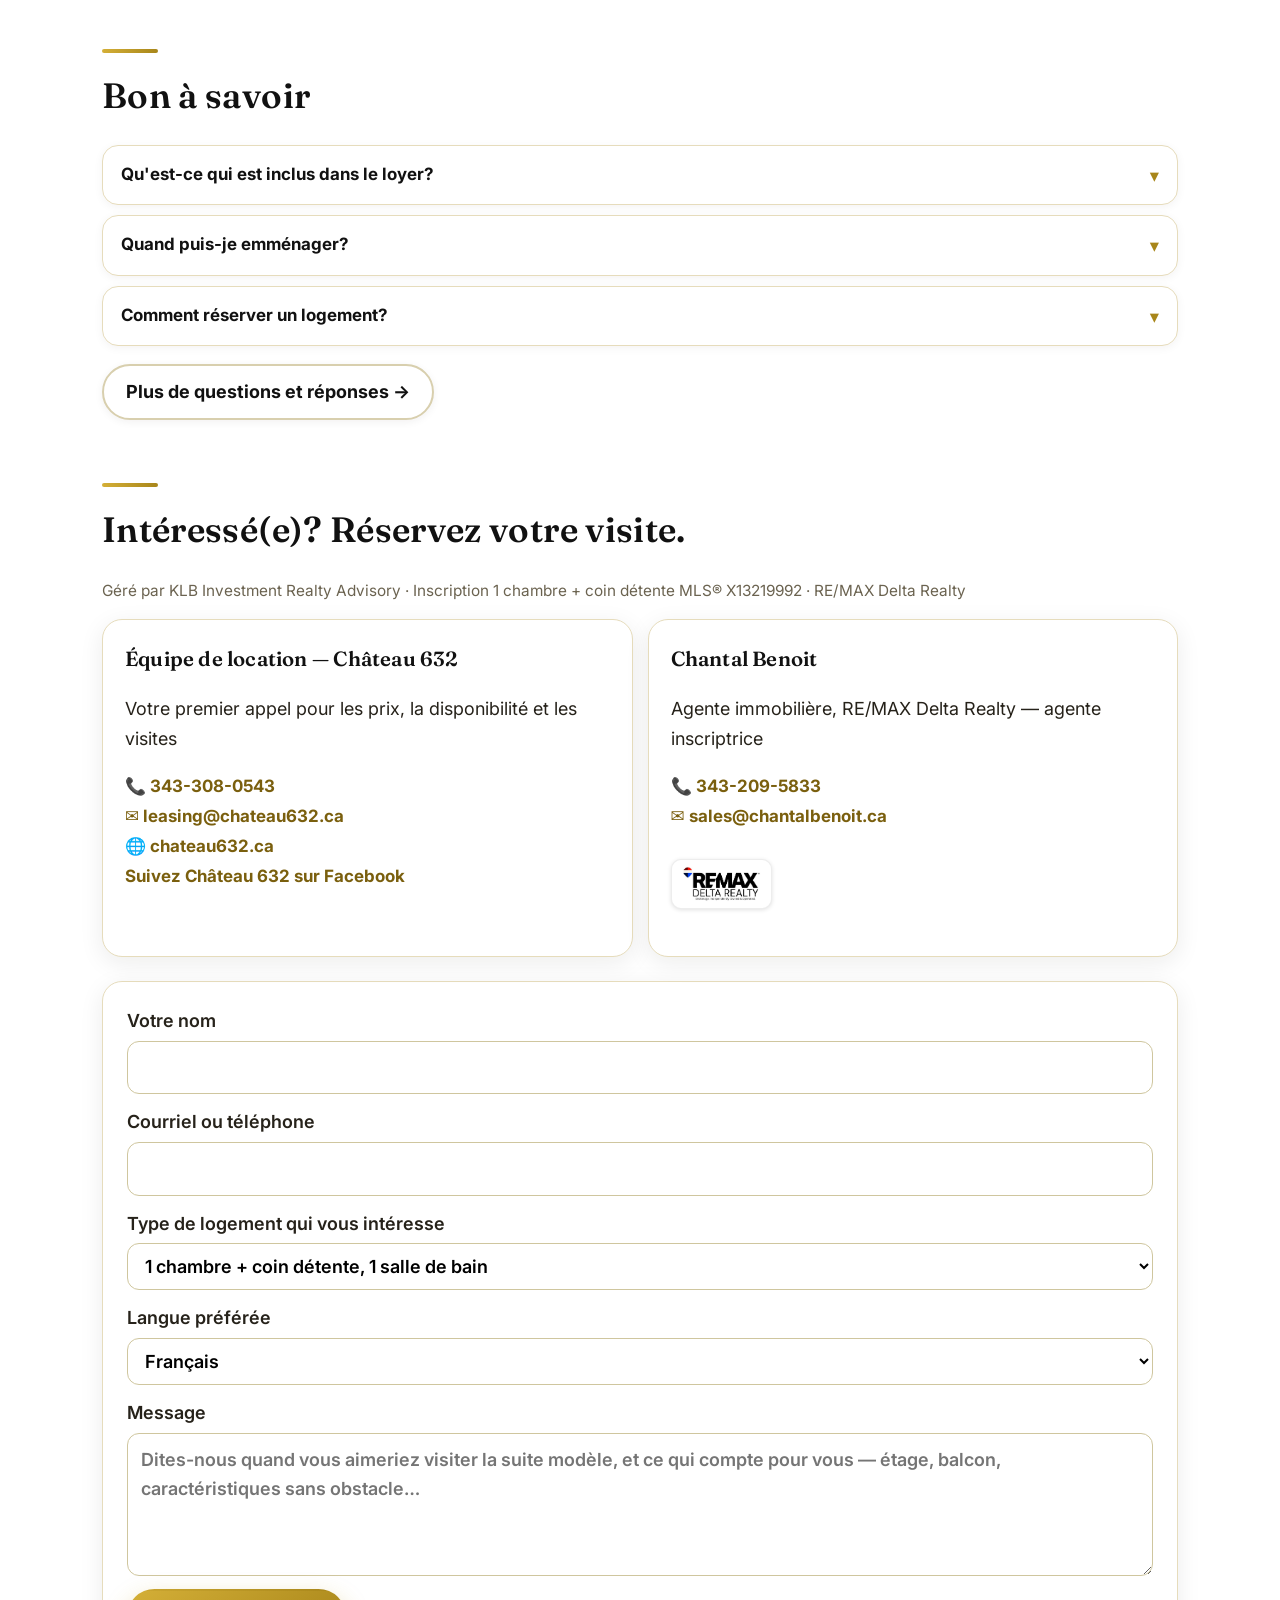
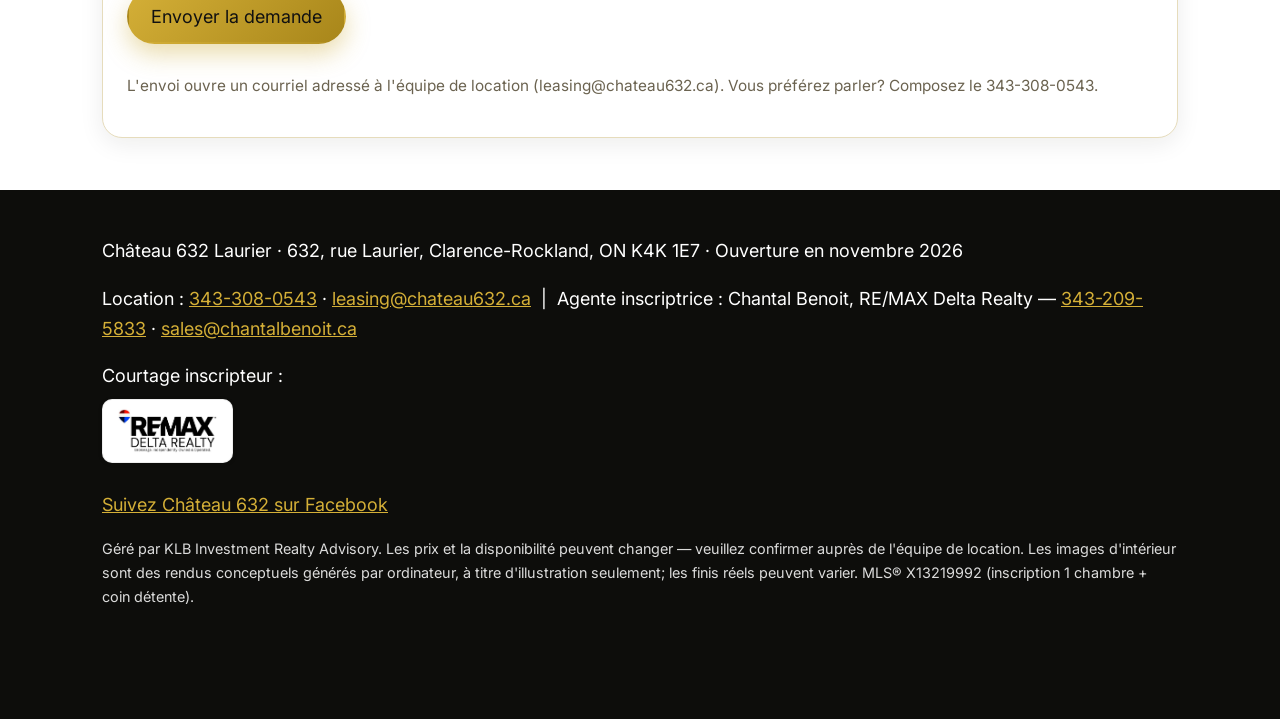
<file: fr/index.html>
<!DOCTYPE html>
<html lang="fr">
<head>
<meta charset="UTF-8">
<meta name="viewport" content="width=device-width, initial-scale=1">
<title>Château 632 Laurier — Appartements neufs 55 ans et plus à louer à Rockland, ON | Ouverture en novembre 2026</title>
<meta name="description" content="Nouvelle communauté d'appartements de style hôtelier pour adultes de 55 ans et plus, au 632, rue Laurier, Clarence-Rockland, ON K4K 1E7. 1 chambre + coin détente et 2 chambres disponibles à partir de 2 495 $/mois — tout inclus (chauffage, électricité, eau). Les studios sont tous loués. Ouverture en novembre 2026 — réservations en cours. Location : 343-308-0543.">
<link rel="canonical" href="https://rockland-rentals.github.io/chateau-632-laurier/fr/">
<link rel="alternate" hreflang="en" href="../">
<link rel="alternate" hreflang="fr" href="./">
<link rel="preconnect" href="https://fonts.googleapis.com">
<link rel="preconnect" href="https://fonts.gstatic.com" crossorigin>
<link href="https://fonts.googleapis.com/css2?family=Fraunces:opsz,wght@9..144,500;9..144,600;9..144,700&family=Inter:wght@400;600;700;800&display=swap" rel="stylesheet">
<link rel="icon" href="../assets/favicon.svg" type="image/svg+xml">
<meta property="og:type" content="website">
<meta property="og:title" content="Château 632 Laurier — Appartements 55 ans et plus à louer à Rockland, ON">
<meta property="og:description" content="Nouveau milieu de vie pour adultes, d'inspiration hôtelière, à Clarence-Rockland. Logements disponibles à partir de 2 495 $/mois — tout inclus. Ouverture en novembre 2026 — déjà 45 % réservés.">
<meta property="og:image" content="https://rockland-rentals.github.io/chateau-632-laurier/assets/img/hero.jpg">
<meta property="og:url" content="https://rockland-rentals.github.io/chateau-632-laurier/fr/">
<link rel="preload" as="image" href="../assets/img/hero.jpg">
<link rel="stylesheet" href="../assets/style.css">
<script type="application/ld+json">
{"@context":"https://schema.org","@type":"ApartmentComplex","name":"Château 632 Laurier","address":{"@type":"PostalAddress","streetAddress":"632, rue Laurier","addressLocality":"Clarence-Rockland","addressRegion":"ON","postalCode":"K4K 1E7","addressCountry":"CA"},"telephone":"+1-343-308-0543","email":"leasing@chateau632.ca","url":"https://rockland-rentals.github.io/chateau-632-laurier/fr/"}
</script>
</head>
<body>
<header class="topbar">
  <div class="wrap topbar-in">
    <a class="brand" href="#">CHÂTEAU 632 <span>LAURIER</span></a>
    <nav>
      <a href="#atouts">Atouts</a><a href="suites.html">Logements et prix</a><a href="photos.html">Photos</a><a href="details.html">Détails et FAQ</a><a href="#contact">Contact</a>
      <span class="langtoggle" role="group" aria-label="Langue / Language"><a class="langopt" href="../">EN</a><span class="langsep" aria-hidden="true">|</span><span class="langopt is-current" aria-current="true">FR</span></span>
    </nav>
  </div>
</header>
<div class="leasebar">Maintenant à louer — Ouverture en novembre 2026 · 45 % réservés · <a href="#contact">Réservez une visite →</a></div>
<div class="openhouse"><strong>Portes ouvertes :</strong> le dimanche 1er novembre 2026, de 14 h à 16 h — 632, rue Laurier, Rockland. Venez voir la suite modèle en personne.</div>

<section class="hero">
  <img class="hero-img" src="../assets/img/hero.jpg" alt="Rendu conceptuel de l'immeuble neuf du Château 632, au 632, rue Laurier, Rockland — trois étages, brique et panneaux foncés, balcons privés">
  <div class="hero-card wrap">
    <p class="eyebrow">Appartements neufs à louer · Adultes de 55 ans et plus</p>
    <h1>Château 632 Laurier</h1>
    <p class="addr">📍 632, rue Laurier, Clarence-Rockland (Rockland), ON&nbsp; K4K&nbsp;1E7</p>
    <div class="badges">
      <span class="hl">Logements disponibles à partir de 2 495 $/mois — tout inclus</span><span>Adultes de 55 ans et plus</span><span>Chauffage · Électricité · Eau inclus</span><span>Immeuble avec ascenseur</span><span>Logements sans obstacle disponibles</span><span>Ouverture en novembre 2026</span>
    </div>
    <div class="cta-row">
      <a class="btn primary" href="#contact">Réserver une visite</a>
      <a class="btn" href="suites.html">Voir les logements et les prix</a>
      <a class="btn" href="https://www.realtor.ca/real-estate/29831370/204-206-304-306-632-laurier-street-clarence-rockland-606-town-of-rockland" target="_blank" rel="noopener">Voir sur REALTOR.ca — MLS® X13219992</a>
      <a class="btn" href="#vision">Imaginez votre suite</a>
      <a class="btn" href="https://chateau632.ca" target="_blank" rel="noopener">Site officiel — chateau632.ca</a>
    </div>
    <p class="note">Une toute nouvelle communauté de vie pour adultes, d'inspiration hôtelière, dans le secteur est et tranquille de Rockland — et la suite modèle est maintenant ouverte aux visites. Déjà 45 % des logements sont réservés. Les loyers indiqués sont ceux publiés dans les dépliants du projet et les inscriptions MLS®; confirmez la disponibilité actuelle auprès de l'équipe de location.</p>
    <div class="reserved">
      <div class="reserved-top"><strong>Déjà 45 % réservés</strong><span>45 %</span></div>
      <div class="reserved-bar" role="img" aria-label="45 pour cent des logements déjà réservés"><div class="reserved-fill"></div></div>
      <p>Les logements se réservent dès maintenant — ne tardez pas à réserver le vôtre.</p>
    </div>
  </div>
</section>

<main class="wrap">
  <section id="atouts">
    <h2>Atouts</h2>
    <div class="grid">
      <div class="card"><strong>Loyer tout inclus</strong><span>Logements disponibles à partir de 2 495 $/mois — un seul loyer mensuel qui couvre le chauffage, l'électricité et l'eau, sans aucune facture de services publics surprise</span></div>
      <div class="card"><strong>Un milieu de vie d'inspiration hôtelière</strong><span>Une communauté neuve de trois étages pensée pour les adultes de 55 ans et plus, gérée par KLB Investment Realty Advisory</span></div>
      <div class="card"><strong>Plafonds de 10 pieds</strong><span>Des plafonds impressionnants et des aménagements modernes à aire ouverte, lumineux et spacieux</span></div>
      <div class="card"><strong>Buanderie dans le logement</strong><span>Votre propre laveuse et sécheuse, en plus d'électroménagers haut de gamme — réfrigérateur, cuisinière, lave-vaisselle, micro-ondes et hotte inclus</span></div>
      <div class="card"><strong>Votre balcon privé</strong><span>Sortez prendre l'air et savourez votre café du matin, chez vous</span></div>
      <div class="card"><strong>Salle d'exercice et salon</strong><span>Restez actif et sociable sans quitter l'immeuble</span></div>
      <div class="card"><strong>Options sans obstacle</strong><span>Certains logements sont sans obstacle et accessibles en fauteuil roulant, dans un immeuble avec ascenseur pensé pour la vie autonome</span></div>
      <div class="card"><strong>Vraiment sans entretien</strong><span>Le déneigement et l'entretien de la pelouse sont inclus — vivez sans vous soucier des saisons</span></div>
      <div class="card"><strong>Climatisation dans chaque logement</strong><span>Un climatiseur mural dans votre logement, en plus d'un chauffage efficace par thermopompe électrique — un confort en toute saison, été comme hiver</span></div>
    </div>
  </section>

  <section id="logements">
    <h2>Choisissez votre logement</h2>
    <p>Deux styles de logements disponibles, une même idée tout inclus : le chauffage, l'électricité et l'eau sont compris dans le loyer, dans chaque logement.</p>
    <div class="grid">
      <div class="card"><strong>1 chambre + coin détente · 1 salle de bain</strong><span class="price">À partir de 2 495 $/mois</span><span>Le plan le plus polyvalent — un coin détente pour les invités, les passe-temps ou le bureau à domicile. Les superficies inscrites vont de 700 à 1 100 pi² pour les inscriptions d'une chambre.</span><p style="margin:.8em 0 0"><a class="btn" href="suites.html">Détails 1 chambre + coin détente →</a></p></div>
      <div class="card"><strong>2 chambres · 2 salles de bain</strong><span class="price">2 995 $/mois</span><span>De l'espace pour respirer — ou pour recevoir la famille en tout confort, avec une deuxième salle de bain complète.</span><p style="margin:.8em 0 0"><a class="btn" href="suites.html">Détails 2 chambres →</a></p></div>
    </div>
    <p class="note">Les studios sont maintenant tous loués.</p>
    <p class="note">Stationnement et espaces de rangement disponibles — prix sur demande auprès de l'équipe de location. Certains logements sont sans obstacle / accessibles en fauteuil roulant.</p>
  </section>


  <section id="vision" class="concepts">
    <h2>Imaginez votre suite</h2>
    <p>Chaque logement commence comme une toile lumineuse et moderne — mais votre chez-vous devrait vous ressembler. <strong>Faites glisser le curseur sur chaque image</strong> pour comparer le concept publié avec un second style pour la même pièce — les armoires, les finis et l'aménagement restent exactement les mêmes; seuls les meubles et la décoration changent — et imaginez celui qui vous ressemble le plus.</p>
    <div class="compare-grid">
      <figure>
        <div class="compare"><img src="../assets/img/living-room.jpg" alt="Rendu conceptuel du salon dans un style lumineux et moderne"><img class="cmp-top" src="../assets/img/living-room-alt2.jpg" alt="Visualisation de style : le même salon dans un style chaleureux et douillet, en soirée"><span class="cmp-label left">Concept · Lumineux et moderne</span><span class="cmp-label right">Concept · Chaleureux et douillet</span><input type="range" min="0" max="100" value="50" aria-label="Glissez pour comparer le salon dans les styles lumineux et moderne, et chaleureux et douillet"></div>
        <figcaption>Le salon, de deux façons — lumineux et moderne, ou chaleureux et douillet en soirée</figcaption>
      </figure>
      <figure>
        <div class="compare"><img src="../assets/img/bedroom.jpg" alt="Rendu conceptuel de la chambre dans un style lumineux et moderne"><img class="cmp-top" src="../assets/img/bedroom-alt2.jpg" alt="Visualisation de style : la même chambre dans un style doux et classique"><span class="cmp-label left">Concept · Lumineux et moderne</span><span class="cmp-label right">Concept · Doux et classique</span><input type="range" min="0" max="100" value="50" aria-label="Glissez pour comparer la chambre dans les styles lumineux et moderne, et doux et classique"></div>
        <figcaption>La chambre, de deux façons — lumineuse et moderne, ou douce et classique</figcaption>
      </figure>
      <figure>
        <div class="compare"><img src="../assets/img/kitchen.jpg" alt="Rendu conceptuel de la cuisine dans un style lumineux et moderne"><img class="cmp-top" src="../assets/img/kitchen-alt2.jpg" alt="Visualisation de style : la même cuisine dans des accents chaleureux et conviviaux"><span class="cmp-label left">Concept · Lumineux et moderne</span><span class="cmp-label right">Concept · Accents chaleureux et conviviaux</span><input type="range" min="0" max="100" value="50" aria-label="Glissez pour comparer la cuisine dans les styles lumineux et moderne, et accents chaleureux et conviviaux"></div>
        <figcaption>La cuisine, de deux façons — lumineuse et moderne, ou accents chaleureux et conviviaux</figcaption>
      </figure>
    </div>
    <p class="note">Visualisations de style seulement, pour vous aider à imaginer les possibilités : les deux côtés de chaque curseur sont des concepts, et non des photographies, et les finis réels des logements terminés peuvent varier.</p>
  </section>

  <section id="commodites">
    <div class="grid two" style="align-items:stretch">
      <figure class="feature-photo"><img src="../assets/img/exercise-lounge.jpg" alt="Image conceptuelle de la salle d'exercice et du salon du Château 632"></figure>
      <div class="card"><strong>Un immeuble qui prend soin de vous</strong><span>Ascenseur vers tous les étages, salle d'exercice et salon, caméras de sécurité, salle à déchets intérieure avec chute, stationnement extérieur pour vélos et espaces de rangement disponibles. À l'extérieur, vous êtes sur une rue tranquille du secteur est de Rockland — à distance de marche des parcs et des commerces, et à quelques minutes des restaurants et des services médicaux.</span><p style="margin:.8em 0 0"><a class="btn" href="details.html">Toutes les commodités et les détails →</a></p></div>
    </div>
  </section>


  <section id="inclus">
    <h2>Un seul loyer, sans surprises</h2>
    <p>Votre loyer tout inclus couvre les services publics qui arrivent habituellement en factures séparées — le chauffage, l'électricité et l'eau — alors un seul paiement mensuel suffit vraiment pour ceux-ci.</p>
    <div class="grid two">
      <div class="card"><strong>Couvert par votre loyer tout inclus</strong>
        <ul class="checklist">
          <li>Chauffage</li>
          <li>Électricité</li>
          <li>Eau</li>
          <li>Déneigement</li>
          <li>Entretien de la pelouse</li>
        </ul>
      </div>
      <div class="card"><strong>Dans votre logement et dans l'immeuble</strong>
        <ul class="checklist">
          <li>Buanderie dans le logement — votre propre laveuse et sécheuse</li>
          <li>Immeuble avec ascenseur</li>
          <li>Salle d'exercice et salon sur place</li>
        </ul>
        <p class="note">Ce sont des caractéristiques de votre logement et de l'immeuble — présentées ici pour que vous voyiez tout ce qui vient avec la vie au Château 632.</p>
      </div>
    </div>
  </section>

  <section id="reduction" class="concepts">
    <h2>Vous pensez réduire la taille de votre logement?</h2>
    <p>Quitter une maison que vous aimez est une grande étape — vous n'avez pas à la franchir seul. L'équipe de location peut vous aider à vendre votre maison actuelle, étape par étape, et rendre votre transition vers une vie sans entretien aussi harmonieuse que possible.</p>
    <p><a class="btn primary" href="#contact">Parlez à l'équipe de location →</a></p>
  </section>

  <section id="photos">
    <h2>Un aperçu de l'intérieur — concepts</h2>
    <p class="note">L'immeuble est tout neuf : les images d'intérieur sont des rendus conceptuels générés par ordinateur et publiés par le projet — à titre d'illustration seulement; les finis réels peuvent varier.</p>
    <div class="gallery">
      <figure><span class="concept-tag">Concept</span><a href="../assets/img/living-room.jpg"><img src="../assets/img/living-room.jpg" alt="Rendu conceptuel d'un salon lumineux à aire ouverte"></a><figcaption>Salon — lumineux, ouvert, accueillant</figcaption></figure>
      <figure><span class="concept-tag">Concept</span><a href="../assets/img/kitchen.jpg"><img src="../assets/img/kitchen.jpg" alt="Rendu conceptuel d'une cuisine moderne avec électroménagers haut de gamme"></a><figcaption>Cuisine — moderne, élégante, fonctionnelle</figcaption></figure>
      <figure><span class="concept-tag">Concept</span><a href="../assets/img/bedroom.jpg"><img src="../assets/img/bedroom.jpg" alt="Rendu conceptuel d'une chambre douillette et reposante"></a><figcaption>Chambre — douillette, reposante, privée</figcaption></figure>
      <figure><span class="concept-tag">Concept</span><a href="../assets/img/balcony.jpg"><img src="../assets/img/balcony.jpg" alt="Rendu conceptuel d'un balcon privé"></a><figcaption>Balcon privé — sortez, détendez-vous, profitez-en</figcaption></figure>
      <figure><span class="concept-tag">Concept</span><a href="../assets/img/exercise-lounge.jpg"><img src="../assets/img/exercise-lounge.jpg" alt="Rendu conceptuel de la salle d'exercice et du salon"></a><figcaption>Salle d'exercice / salon — actif, social, énergisant</figcaption></figure>
      <figure><span class="concept-tag">Concept</span><a href="../assets/img/common-area.jpg"><img src="../assets/img/common-area.jpg" alt="Rendu conceptuel d'une aire commune et de l'entrée"></a><figcaption>Aire commune — entrez et sortez, sentez-vous chez vous</figcaption></figure>
    </div>
    <p><a class="btn" href="photos.html">Voir toutes les photos →</a></p>
  </section>

  <section id="secteur">
    <h2>Rockland tranquille, tout à proximité</h2>
    <p>Le Château 632 est situé sur la rue Laurier, près de la rue Caron, dans le secteur est et plus tranquille de Rockland — à distance de marche des parcs et des commerces, et à quelques minutes seulement des restaurants, des services médicaux et des services du quotidien. Le parfait équilibre entre autonomie et vie communautaire.</p>
    <div class="badges">
      <span>Secteur est de Rockland</span><span>Près de la rue Caron</span><span>Parcs et commerces à proximité</span><span>Services médicaux à quelques minutes</span>
    </div>
    <p><a class="btn" href="details.html#emplacement">Carte et itinéraire →</a></p>
  </section>

  <section id="faq-apercu" class="faq">
    <h2>Bon à savoir</h2>
    <details><summary>Qu'est-ce qui est inclus dans le loyer?</summary><p>Le chauffage, l'électricité et l'eau sont inclus dans le loyer de chaque logement, et le déneigement et l'entretien de la pelouse le sont aussi. Le stationnement et le rangement sont disponibles — demandez les prix actuels à l'équipe de location.</p></details>
    <details><summary>Quand puis-je emménager?</summary><p>Le Château 632 ouvre en novembre 2026, et les réservations sont en cours — déjà 45 % des logements sont réservés. La suite modèle est ouverte aux visites.</p></details>
    <details><summary>Comment réserver un logement?</summary><p>Appelez l'équipe de location au <a href="tel:+13433080543">343-308-0543</a> ou écrivez à <a href="mailto:leasing@chateau632.ca">leasing@chateau632.ca</a> pour réserver une visite et choisir votre logement.</p></details>
    <p><a class="btn" href="details.html#faq">Plus de questions et réponses →</a></p>
  </section>

  <section id="contact">
    <h2>Intéressé(e)? Réservez votre visite.</h2>
    <p class="note">Géré par KLB Investment Realty Advisory · Inscription 1 chambre + coin détente MLS® X13219992 · RE/MAX Delta Realty</p>
    <div class="grid two">
      <div class="card contact-card">
        <h3>Équipe de location — Château 632</h3>
        <p>Votre premier appel pour les prix, la disponibilité et les visites</p>
        <p><a href="tel:+13433080543">📞 343-308-0543</a><br><a href="mailto:leasing@chateau632.ca">✉️ leasing@chateau632.ca</a><br><a href="https://chateau632.ca" target="_blank" rel="noopener">🌐 chateau632.ca</a><br><a href="https://www.facebook.com/Chateau632" target="_blank" rel="noopener">Suivez Château 632 sur Facebook</a></p>
      </div>
      <div class="card contact-card">
        <h3>Chantal Benoit</h3>
        <p>Agente immobilière, RE/MAX Delta Realty — agente inscriptrice</p>
        <p><a href="tel:+13432095833">📞 343-209-5833</a><br><a href="mailto:sales@chantalbenoit.ca">✉️ sales@chantalbenoit.ca</a></p>
        <p><span class="brokerage sm"><img src="../assets/img/remax-delta-realty.jpg" alt="RE/MAX Delta Realty, maison de courtage. Exploitée de façon indépendante."></span></p>
      </div>
    </div>

    <form name="inquiry" method="POST" class="form">
      <label>Votre nom <input name="name" required></label>
      <label>Courriel ou téléphone <input name="contact" required></label>
      <label>Type de logement qui vous intéresse
        <select name="suite">
          <option>1 chambre + coin détente, 1 salle de bain</option>
          <option>2 chambres, 2 salles de bain</option>
          <option>Pas encore certain</option>
        </select>
      </label>
      <label>Langue préférée
        <select name="language">
          <option>Français</option>
          <option>English</option>
        </select>
      </label>
      <label>Message <textarea name="message" rows="4" placeholder="Dites-nous quand vous aimeriez visiter la suite modèle, et ce qui compte pour vous — étage, balcon, caractéristiques sans obstacle…"></textarea></label>
      <button class="btn primary" type="submit">Envoyer la demande</button>
      <p class="note">L'envoi ouvre un courriel adressé à l'équipe de location (leasing@chateau632.ca). Vous préférez parler? Composez le 343-308-0543.</p>
    </form>
  </section>
</main>

<footer>
  <div class="wrap">
    <p>Château 632 Laurier · 632, rue Laurier, Clarence-Rockland, ON K4K 1E7 · Ouverture en novembre 2026</p>
    <p>Location : <a href="tel:+13433080543">343-308-0543</a> · <a href="mailto:leasing@chateau632.ca">leasing@chateau632.ca</a> &nbsp;|&nbsp; Agente inscriptrice : Chantal Benoit, RE/MAX Delta Realty — <a href="tel:+13432095833">343-209-5833</a> · <a href="mailto:sales@chantalbenoit.ca">sales@chantalbenoit.ca</a></p>
    <p>Courtage inscripteur :<br><span class="brokerage"><img src="../assets/img/remax-delta-realty.jpg" alt="RE/MAX Delta Realty, maison de courtage. Exploitée de façon indépendante."></span></p>
    <p><a href="https://www.facebook.com/Chateau632" target="_blank" rel="noopener">Suivez Château 632 sur Facebook</a></p>
    <p class="small">Géré par KLB Investment Realty Advisory. Les prix et la disponibilité peuvent changer — veuillez confirmer auprès de l'équipe de location. Les images d'intérieur sont des rendus conceptuels générés par ordinateur, à titre d'illustration seulement; les finis réels peuvent varier. MLS® X13219992 (inscription 1 chambre + coin détente).</p>
  </div>
</footer>

<div class="callbar">
  <a href="tel:+13433080543">Appeler l'équipe de location</a><a href="#contact">Réserver une visite</a>
</div>
<script src="../assets/site.js"></script>
</body>
</html>
</file>
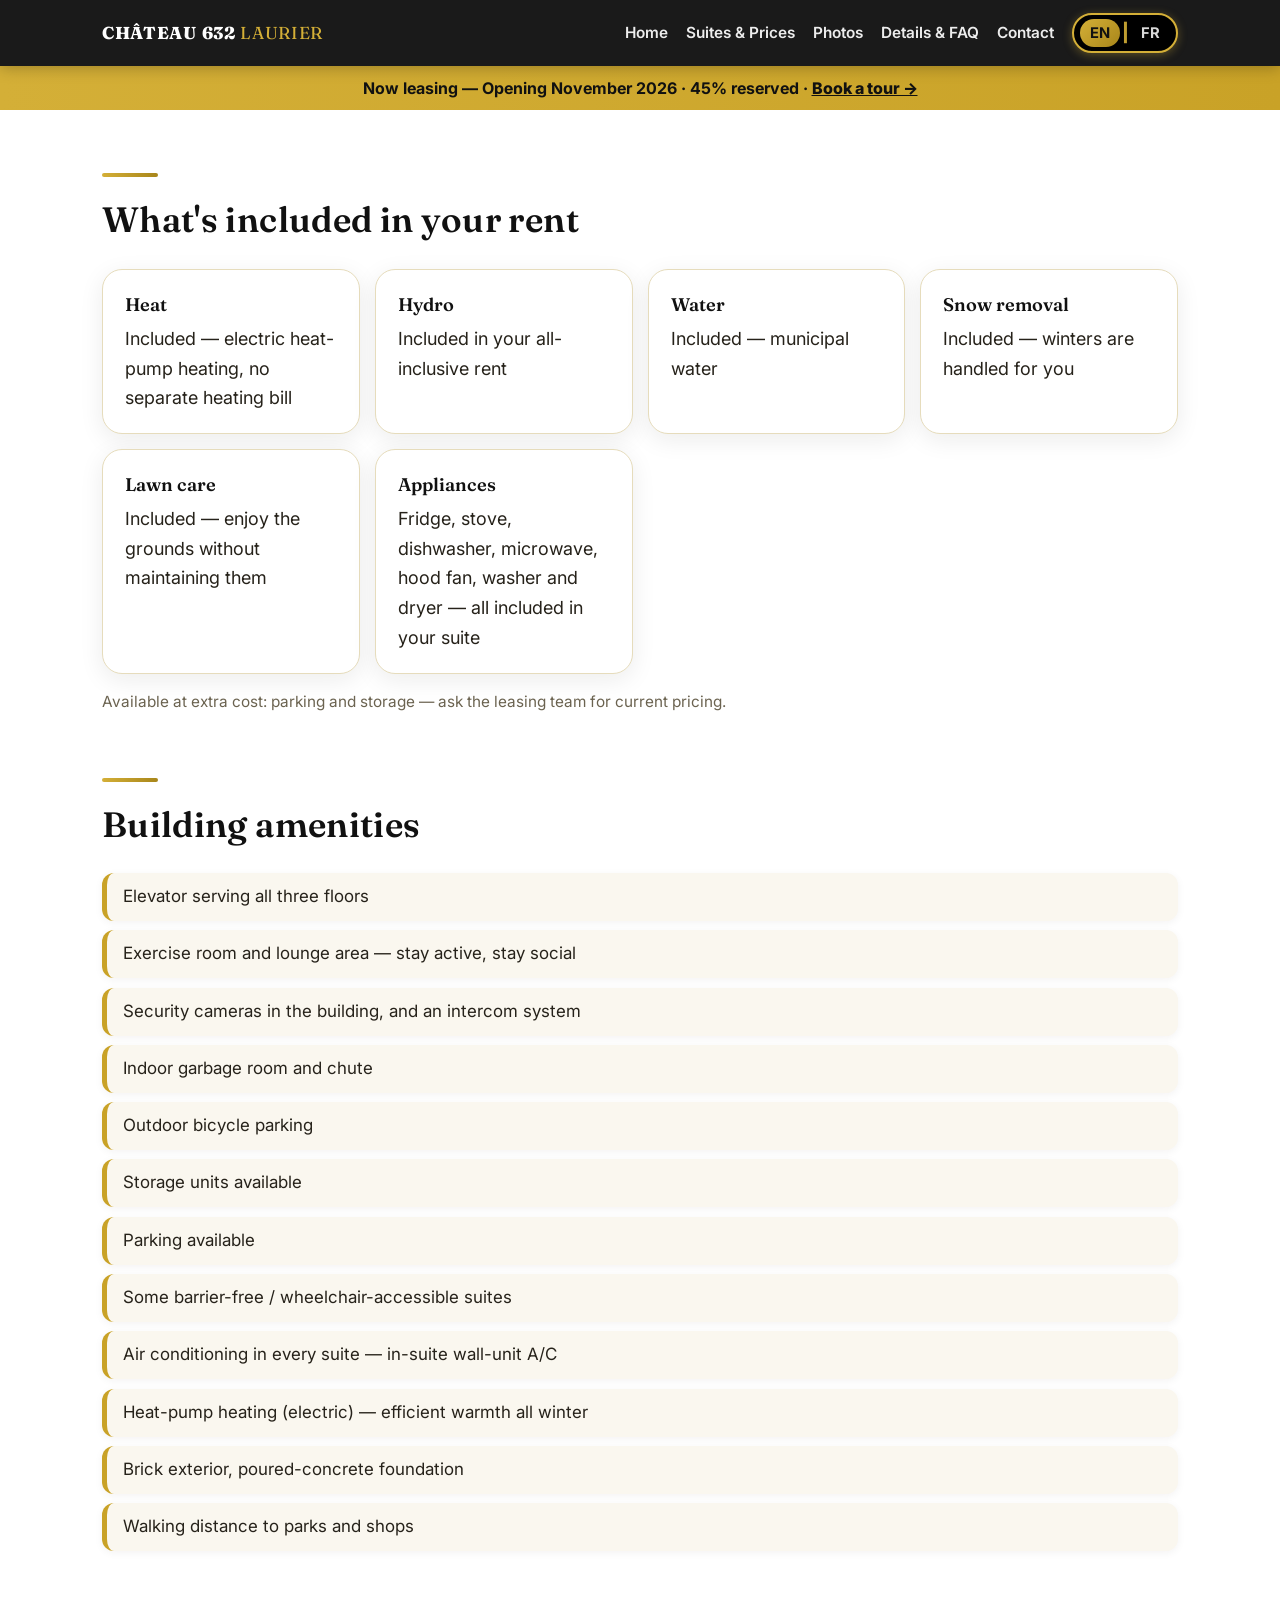
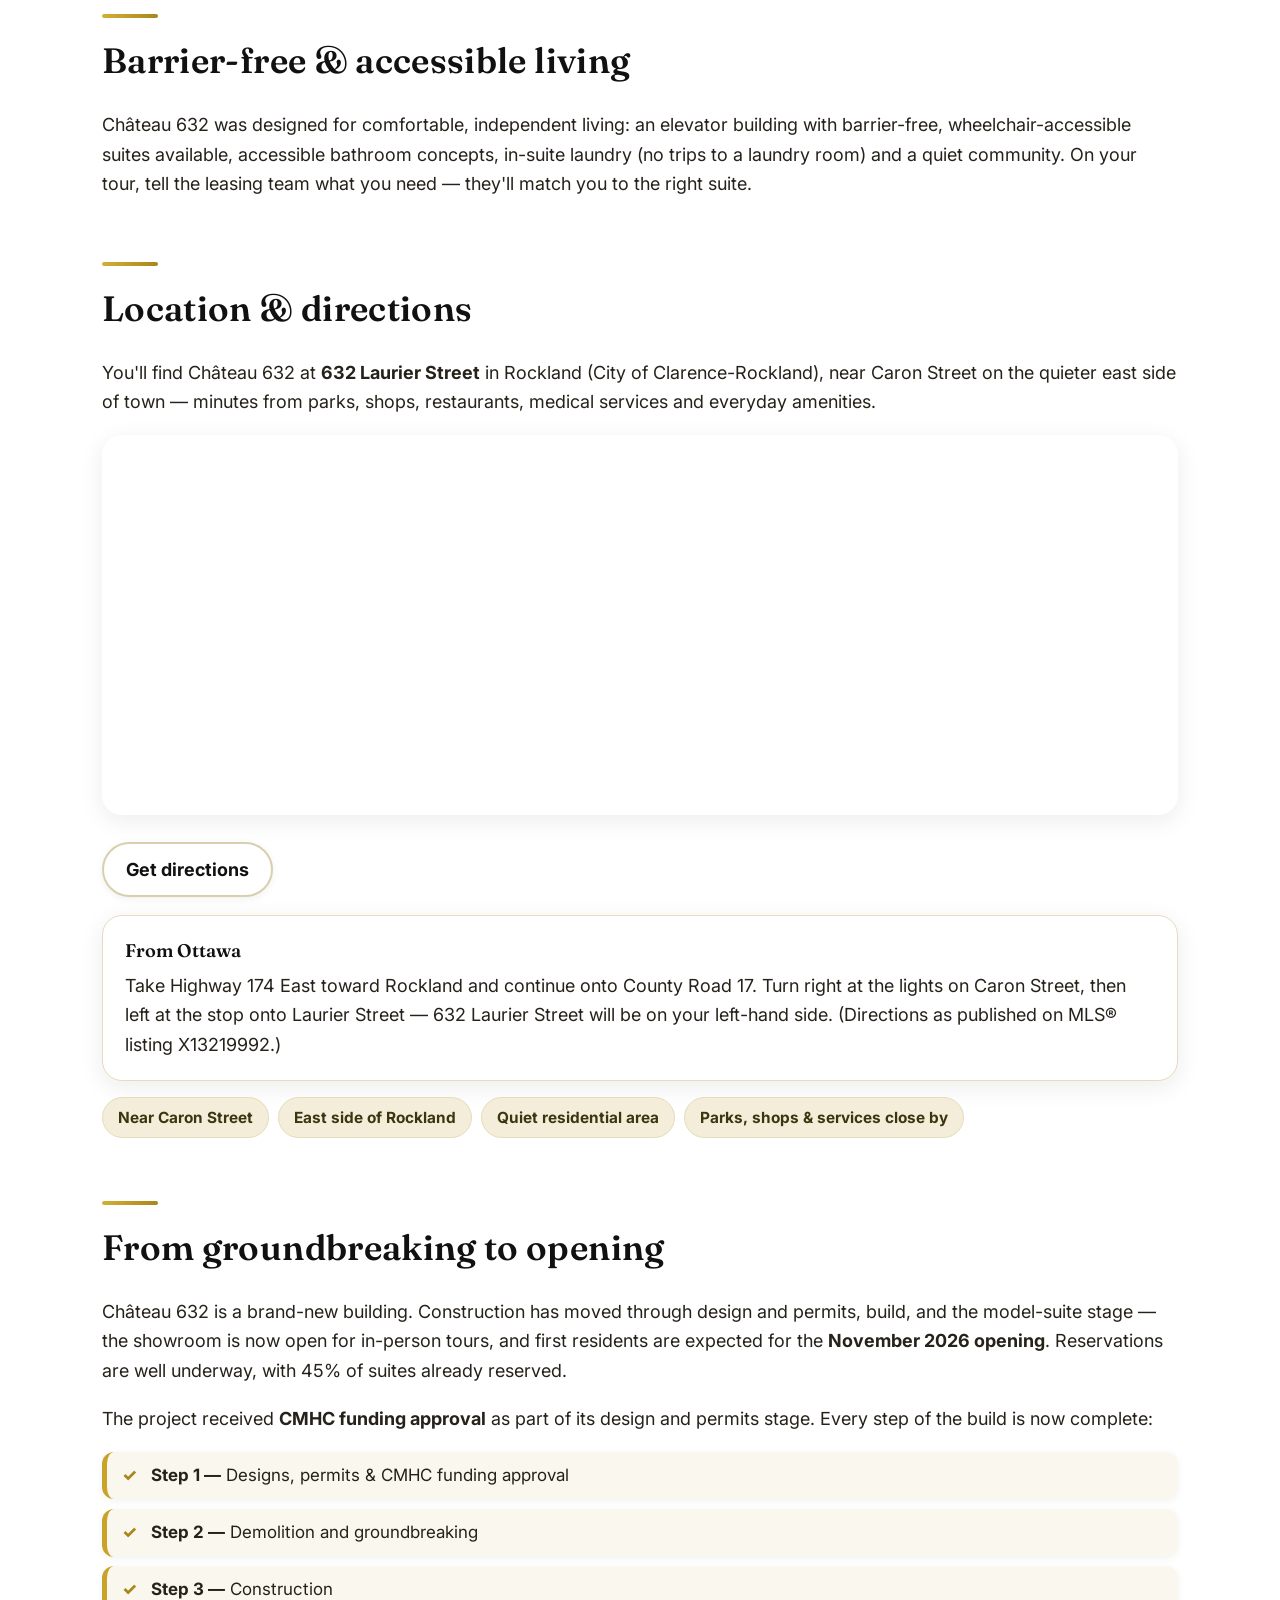
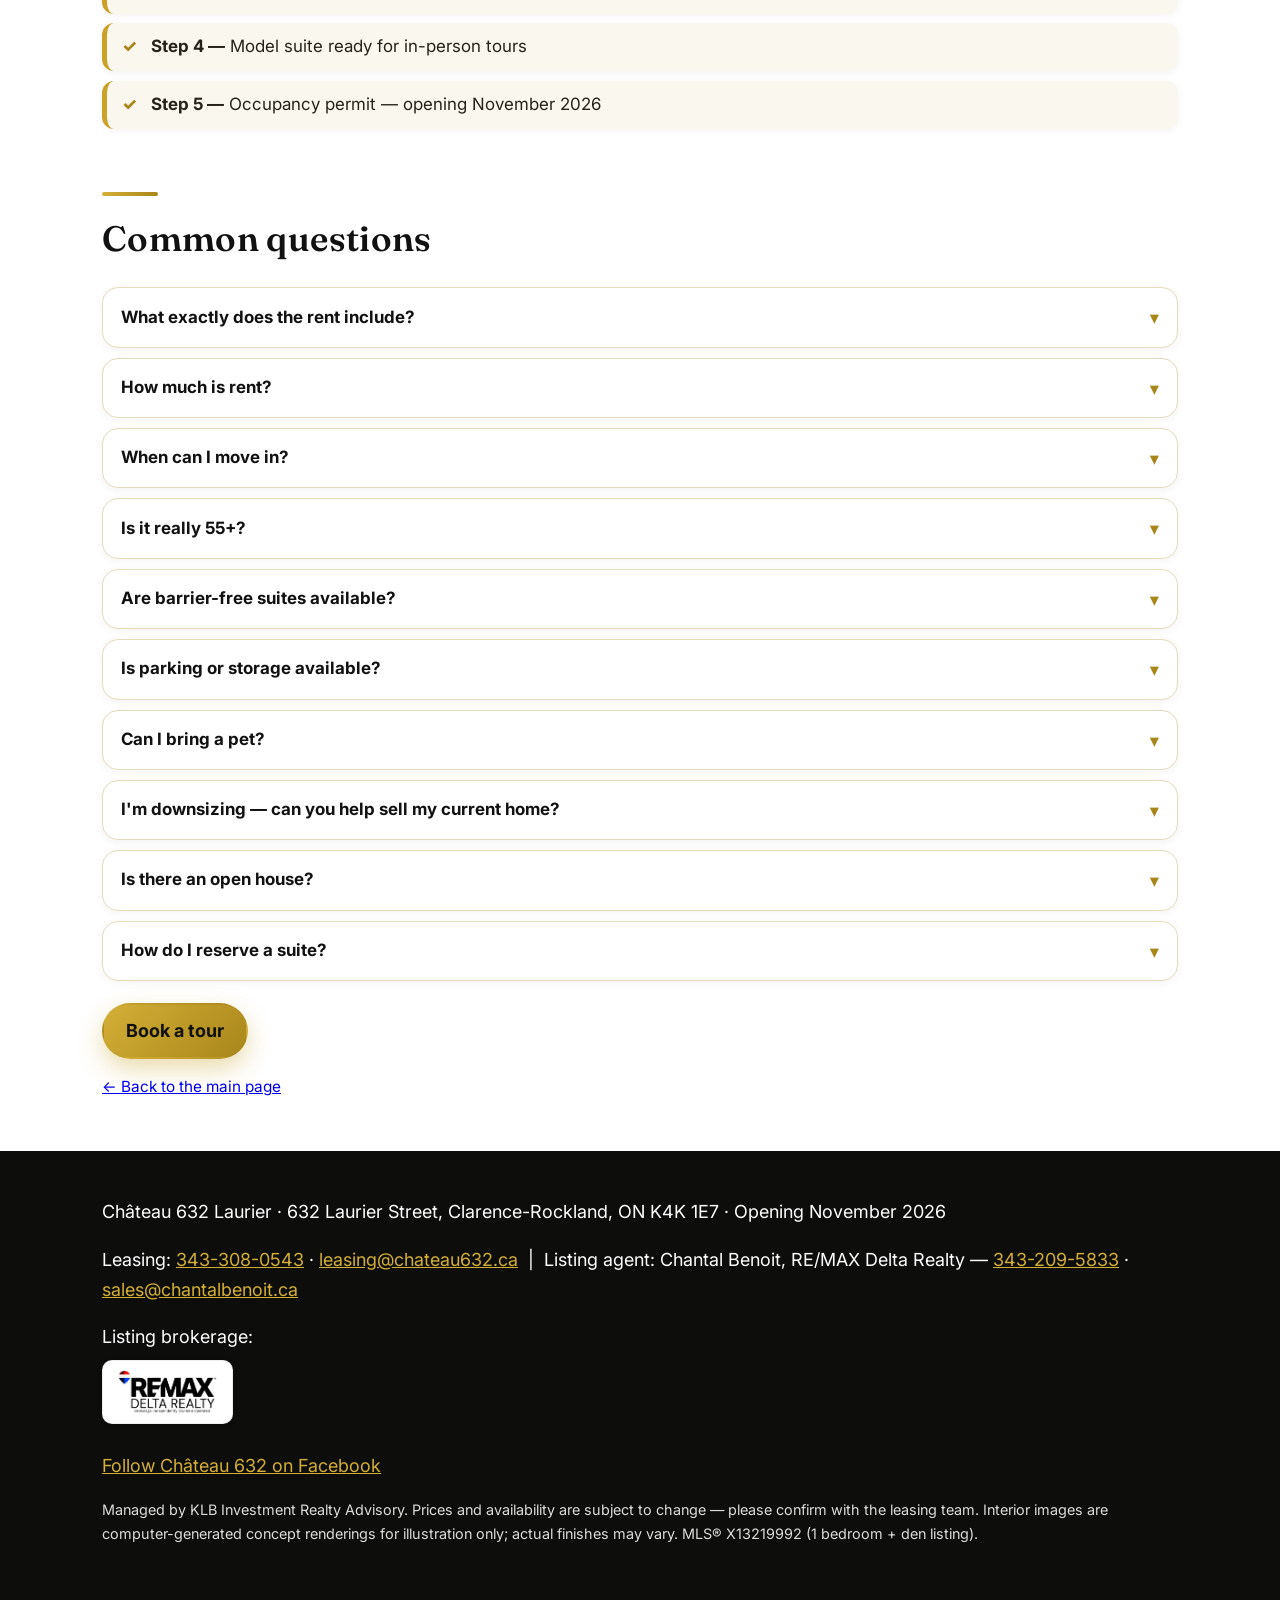
<file: details.html>
<!DOCTYPE html>
<html lang="en">
<head>
<meta charset="UTF-8">
<meta name="viewport" content="width=device-width, initial-scale=1">
<title>Details, Amenities, Location &amp; FAQ — Château 632 Laurier, Rockland</title>
<meta name="description" content="Everything included at Château 632, 632 Laurier Street, Rockland: all-inclusive rent (heat, hydro, water), elevator, exercise room, barrier-free suites, map and directions, and answers to common questions. Leasing: 343-308-0543.">
<link rel="canonical" href="https://rockland-rentals.github.io/chateau-632-laurier/details.html">
<link rel="alternate" hreflang="fr" href="fr/details.html">
<link rel="preconnect" href="https://fonts.googleapis.com">
<link rel="preconnect" href="https://fonts.gstatic.com" crossorigin>
<link href="https://fonts.googleapis.com/css2?family=Fraunces:opsz,wght@9..144,500;9..144,600;9..144,700&family=Inter:wght@400;600;700;800&display=swap" rel="stylesheet">
<link rel="icon" href="assets/favicon.svg" type="image/svg+xml">
<meta property="og:type" content="website">
<meta property="og:title" content="Details &amp; FAQ — Château 632 Laurier, Rockland">
<meta property="og:description" content="All-inclusive 55+ living in Rockland: what's included, amenities, location, directions and FAQ.">
<meta property="og:image" content="https://rockland-rentals.github.io/chateau-632-laurier/assets/img/hero.jpg">
<meta property="og:url" content="https://rockland-rentals.github.io/chateau-632-laurier/details.html">
<link rel="stylesheet" href="assets/style.css">
<script type="application/ld+json">
{"@context":"https://schema.org","@type":"ApartmentComplex","name":"Château 632 Laurier","address":{"@type":"PostalAddress","streetAddress":"632 Laurier Street","addressLocality":"Clarence-Rockland","addressRegion":"ON","postalCode":"K4K 1E7","addressCountry":"CA"},"telephone":"+1-343-308-0543"}
</script>
</head>
<body>
<header class="topbar">
  <div class="wrap topbar-in">
    <a class="brand" href="index.html">CHÂTEAU 632 <span>LAURIER</span></a>
    <nav>
      <a href="index.html">Home</a><a href="suites.html">Suites &amp; Prices</a><a href="photos.html">Photos</a><a href="details.html">Details &amp; FAQ</a><a href="index.html#contact">Contact</a>
      <span class="langtoggle" role="group" aria-label="Language / Langue"><span class="langopt is-current" aria-current="true">EN</span><span class="langsep" aria-hidden="true">|</span><a class="langopt" href="fr/details.html">FR</a></span>
    </nav>
  </div>
</header>
<div class="leasebar">Now leasing — Opening November 2026 · 45% reserved · <a href="index.html#contact">Book a tour →</a></div>

<main class="wrap">
  <section id="included">
    <h2>What's included in your rent</h2>
    <div class="grid">
      <div class="card"><strong>Heat</strong><span>Included — electric heat-pump heating, no separate heating bill</span></div>
      <div class="card"><strong>Hydro</strong><span>Included in your all-inclusive rent</span></div>
      <div class="card"><strong>Water</strong><span>Included — municipal water</span></div>
      <div class="card"><strong>Snow removal</strong><span>Included — winters are handled for you</span></div>
      <div class="card"><strong>Lawn care</strong><span>Included — enjoy the grounds without maintaining them</span></div>
      <div class="card"><strong>Appliances</strong><span>Fridge, stove, dishwasher, microwave, hood fan, washer and dryer — all included in your suite</span></div>
    </div>
    <p class="note">Available at extra cost: parking and storage — ask the leasing team for current pricing.</p>
  </section>

  <section id="amenities">
    <h2>Building amenities</h2>
    <ul class="uses">
      <li>Elevator serving all three floors</li>
      <li>Exercise room and lounge area — stay active, stay social</li>
      <li>Security cameras in the building, and an intercom system</li>
      <li>Indoor garbage room and chute</li>
      <li>Outdoor bicycle parking</li>
      <li>Storage units available</li>
      <li>Parking available</li>
      <li>Some barrier-free / wheelchair-accessible suites</li>
      <li>Air conditioning in every suite — in-suite wall-unit A/C</li>
      <li>Heat-pump heating (electric) — efficient warmth all winter</li>
      <li>Brick exterior, poured-concrete foundation</li>
      <li>Walking distance to parks and shops</li>
    </ul>
  </section>

  <section id="barrier-free">
    <h2>Barrier-free &amp; accessible living</h2>
    <p>Château 632 was designed for comfortable, independent living: an elevator building with barrier-free, wheelchair-accessible suites available, accessible bathroom concepts, in-suite laundry (no trips to a laundry room) and a quiet community. On your tour, tell the leasing team what you need — they'll match you to the right suite.</p>
  </section>

  <section id="location">
    <h2>Location &amp; directions</h2>
    <p>You'll find Château 632 at <strong>632 Laurier Street</strong> in Rockland (City of Clarence-Rockland), near Caron Street on the quieter east side of town — minutes from parks, shops, restaurants, medical services and everyday amenities.</p>
    <iframe class="map" title="Map — 632 Laurier Street, Rockland, ON" loading="lazy" src="https://maps.google.com/maps?q=632%20Laurier%20Street%2C%20Rockland%2C%20ON%20K4K%201E7&t=&z=14&ie=UTF8&iwloc=&output=embed"></iframe>
    <p><a class="btn" href="https://www.google.com/maps/search/?api=1&query=632+Laurier+Street+Rockland+ON+K4K+1E7" target="_blank" rel="noopener">Get directions</a></p>
    <div class="card"><strong>From Ottawa</strong><span>Take Highway 174 East toward Rockland and continue onto County Road 17. Turn right at the lights on Caron Street, then left at the stop onto Laurier Street — 632 Laurier Street will be on your left-hand side. (Directions as published on MLS® listing X13219992.)</span></div>
    <div class="badges" style="margin-top:16px">
      <span>Near Caron Street</span><span>East side of Rockland</span><span>Quiet residential area</span><span>Parks, shops &amp; services close by</span>
    </div>
  </section>

  <section id="opening">
    <h2>From groundbreaking to opening</h2>
    <p>Château 632 is a brand-new building. Construction has moved through design and permits, build, and the model-suite stage — the showroom is now open for in-person tours, and first residents are expected for the <strong>November 2026 opening</strong>. Reservations are well underway, with 45% of suites already reserved.</p>
    <p>The project received <strong>CMHC funding approval</strong> as part of its design and permits stage. Every step of the build is now complete:</p>
    <ul class="timeline">
      <li><strong>Step 1 —</strong> Designs, permits &amp; CMHC funding approval</li>
      <li><strong>Step 2 —</strong> Demolition and groundbreaking</li>
      <li><strong>Step 3 —</strong> Construction</li>
      <li><strong>Step 4 —</strong> Model suite ready for in-person tours</li>
      <li><strong>Step 5 —</strong> Occupancy permit — opening November 2026</li>
    </ul>
  </section>

  <section id="faq">
    <h2>Common questions</h2>
    <details><summary>What exactly does the rent include?</summary><p>Every rent is all-inclusive: heat, hydro and water are included, and so are snow removal and lawn care. Your suite's appliances — fridge, stove, dishwasher, microwave, hood fan, washer and dryer — are included too. Parking and storage are available at extra cost; ask the leasing team for current pricing.</p></details>
    <details><summary>How much is rent?</summary><p>Available suites run from $2,495 to $2,995 per month, all-inclusive. The 1 bedroom + den suites are listed from $2,495/month and the 2 bedroom / 2 bathroom suites at $2,995/month. Studios are fully leased. For the rent on a specific suite, contact the leasing team — prices and availability can change.</p></details>
    <details><summary>When can I move in?</summary><p>Château 632 opens in November 2026. Suites are being reserved now — 45% are already reserved — and the showroom is open for tours.</p></details>
    <details><summary>Is it really 55+?</summary><p>Yes — Château 632 is a hotel-inspired adult lifestyle community tailored for residents aged 55+. The leasing team can confirm how the age guideline applies to your household.</p></details>
    <details><summary>Are barrier-free suites available?</summary><p>Yes — some suites are barrier-free and wheelchair-accessible, and the building has an elevator. Ask the leasing team which accessible suites remain.</p></details>
    <details><summary>Is parking or storage available?</summary><p>Yes, parking and storage options are available (priced on request), and there's outdoor bicycle parking on site.</p></details>
    <details><summary>Can I bring a pet?</summary><p>Please ask the leasing team about the current pet policy when you tour — they'll confirm what applies to your suite.</p></details>
    <details><summary>I'm downsizing — can you help sell my current home?</summary><p>Yes. As the listing notes, the team can assist you every step of the way — from selling your existing home to making your transition into maintenance-free living as seamless as possible. Ask Chantal Benoit (RE/MAX Delta Realty, 343-209-5833) or the leasing team.</p></details>
    <details><summary>Is there an open house?</summary><p>Yes — an open house is listed for Sunday, November 1, 2026, from 2:00 to 4:00 PM at 632 Laurier Street (per MLS® listing X13219992). Any other day, just book a tour with the leasing team.</p></details>
    <details><summary>How do I reserve a suite?</summary><p>Call the leasing team at 343-308-0543 or email leasing@chateau632.ca. Tour the showroom, choose your suite type and floor, and they'll walk you through reserving it.</p></details>
  </section>
  <p style="margin:22px 0 6px"><a class="btn primary" href="index.html#contact">Book a tour</a></p>
  <p class="note"><a href="index.html">← Back to the main page</a></p>
</main>

<footer>
  <div class="wrap">
    <p>Château 632 Laurier · 632 Laurier Street, Clarence-Rockland, ON K4K 1E7 · Opening November 2026</p>
    <p>Leasing: <a href="tel:+13433080543">343-308-0543</a> · <a href="mailto:leasing@chateau632.ca">leasing@chateau632.ca</a> &nbsp;|&nbsp; Listing agent: Chantal Benoit, RE/MAX Delta Realty — <a href="tel:+13432095833">343-209-5833</a> · <a href="mailto:sales@chantalbenoit.ca">sales@chantalbenoit.ca</a></p>
    <p>Listing brokerage:<br><span class="brokerage"><img src="assets/img/remax-delta-realty.jpg" alt="RE/MAX Delta Realty, Brokerage. Independently Owned &amp; Operated."></span></p>
    <p><a href="https://www.facebook.com/Chateau632" target="_blank" rel="noopener">Follow Château 632 on Facebook</a></p>
    <p class="small">Managed by KLB Investment Realty Advisory. Prices and availability are subject to change — please confirm with the leasing team. Interior images are computer-generated concept renderings for illustration only; actual finishes may vary. MLS® X13219992 (1 bedroom + den listing).</p>
  </div>
</footer>

<div class="callbar">
  <a href="tel:+13433080543">Call Leasing</a><a href="index.html#contact">Book a Tour</a>
</div>
<script src="assets/site.js"></script>
</body>
</html>
</file>
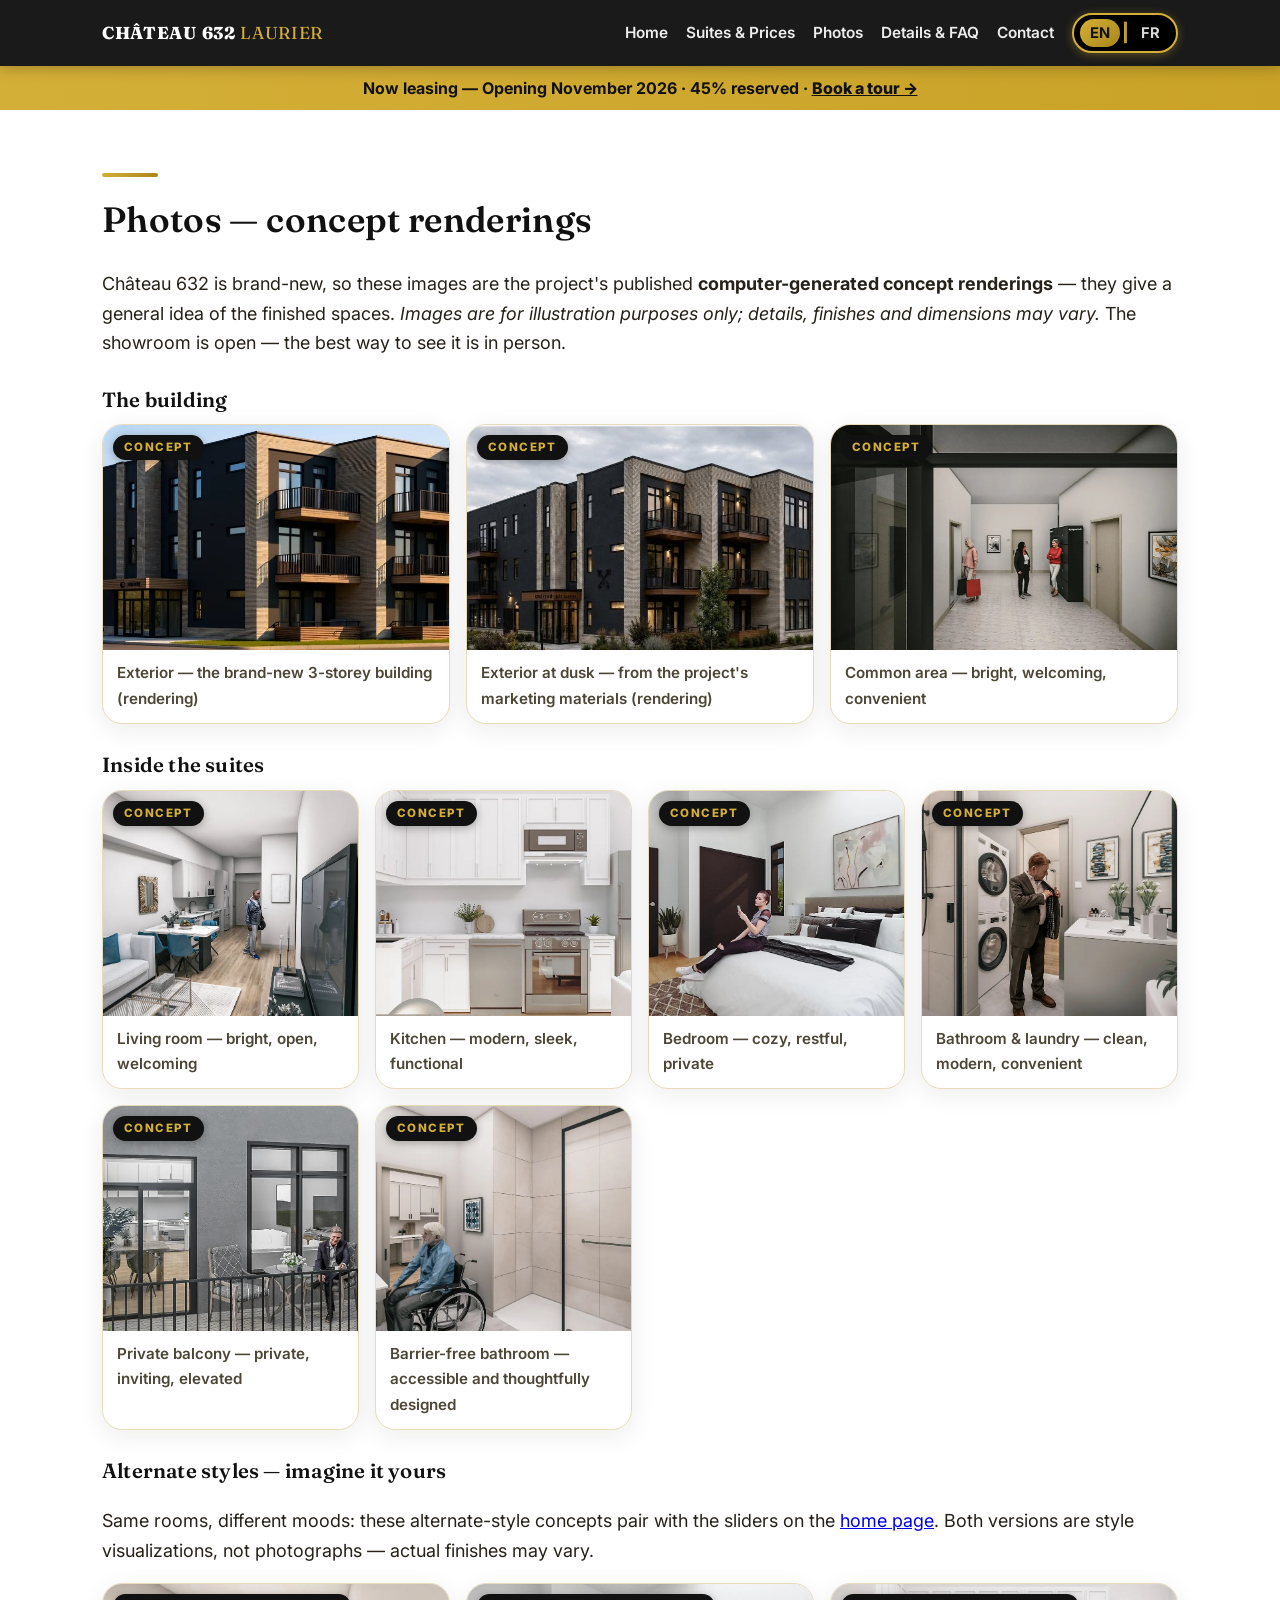
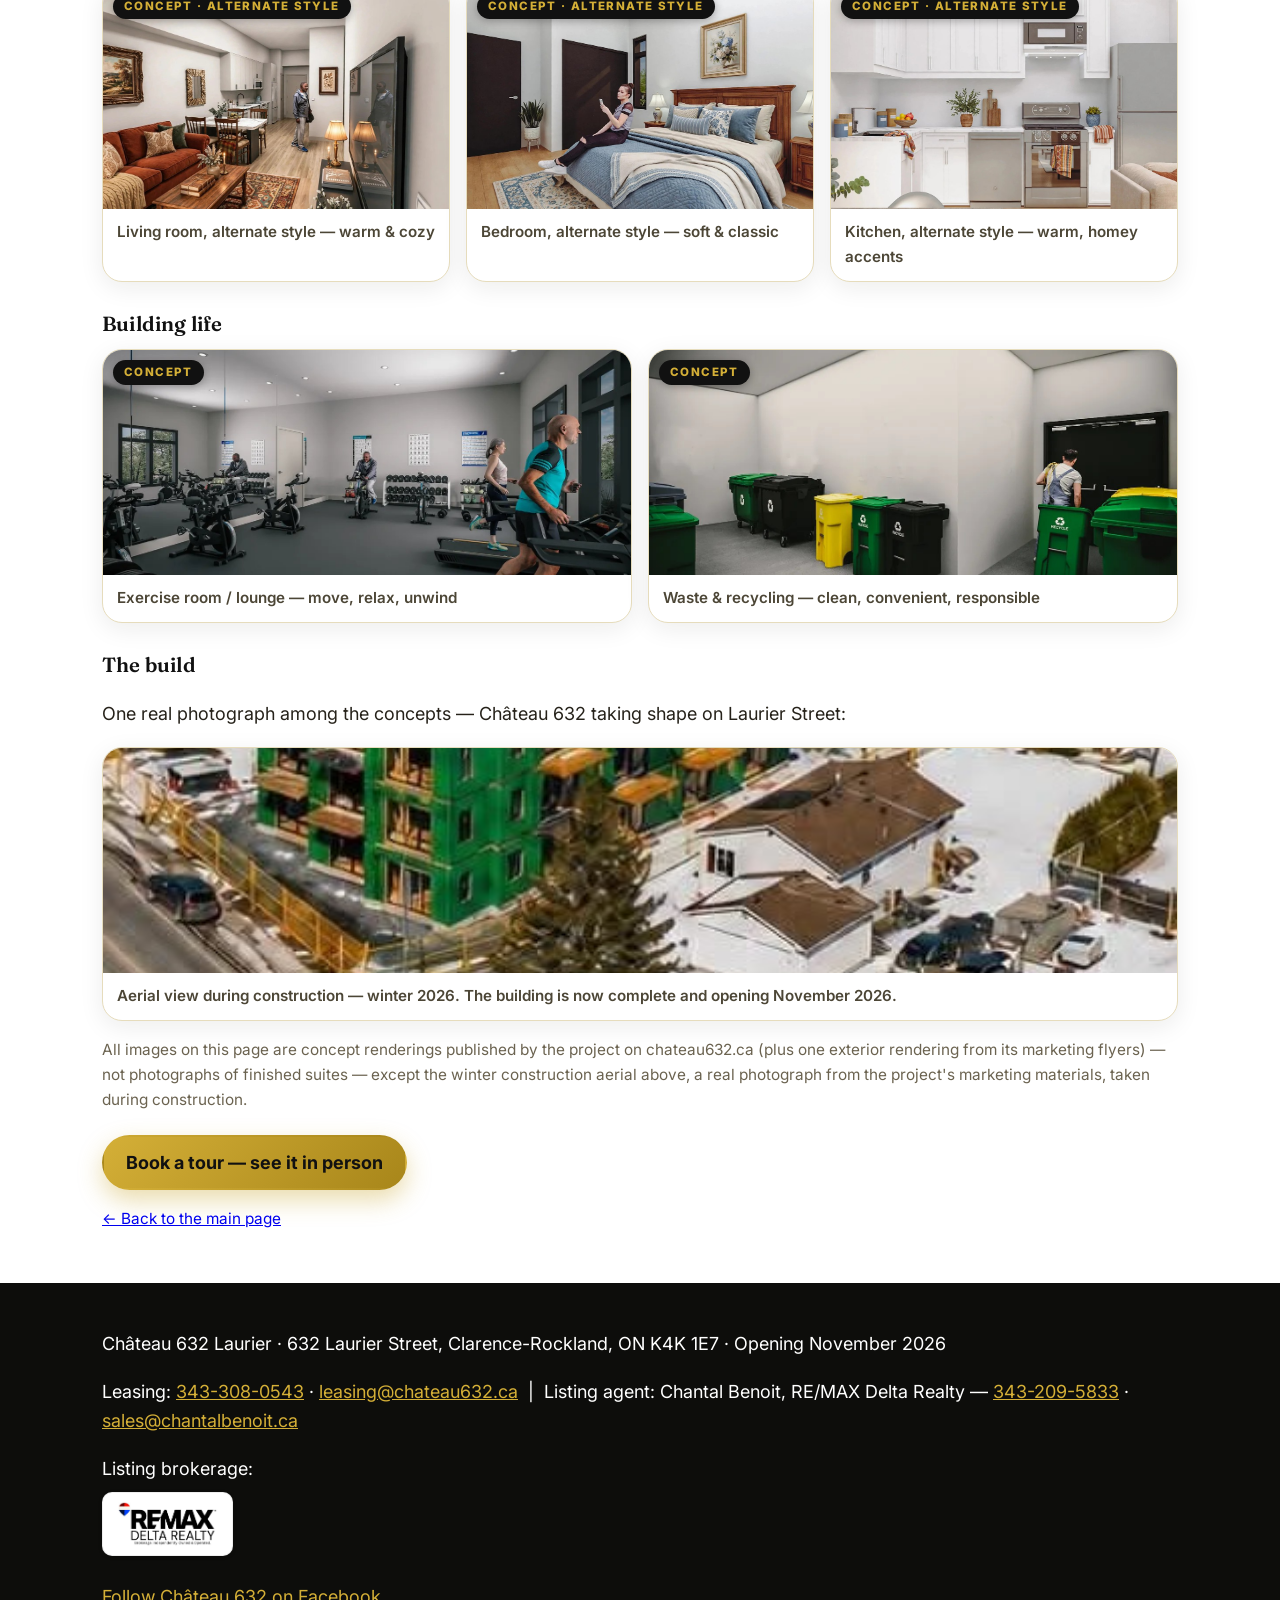
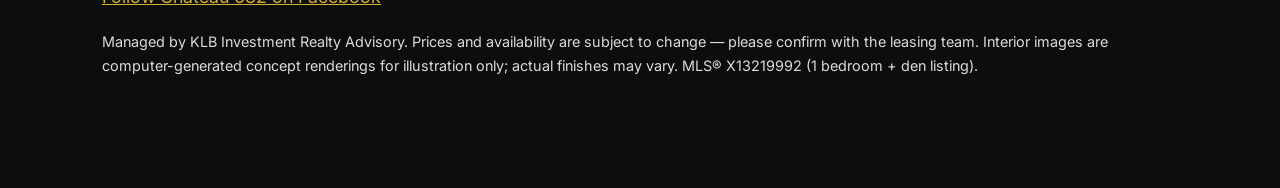
<file: photos.html>
<!DOCTYPE html>
<html lang="en">
<head>
<meta charset="UTF-8">
<meta name="viewport" content="width=device-width, initial-scale=1">
<title>Photos &amp; Concepts — Château 632 Laurier, Rockland</title>
<meta name="description" content="Concept renderings of Château 632, 632 Laurier Street, Rockland: exterior, living room, kitchen, bedroom, balcony, exercise room and barrier-free bathroom. All images are computer-generated concepts for illustration only.">
<link rel="canonical" href="https://rockland-rentals.github.io/chateau-632-laurier/photos.html">
<link rel="alternate" hreflang="fr" href="fr/photos.html">
<link rel="preconnect" href="https://fonts.googleapis.com">
<link rel="preconnect" href="https://fonts.gstatic.com" crossorigin>
<link href="https://fonts.googleapis.com/css2?family=Fraunces:opsz,wght@9..144,500;9..144,600;9..144,700&family=Inter:wght@400;600;700;800&display=swap" rel="stylesheet">
<link rel="icon" href="assets/favicon.svg" type="image/svg+xml">
<meta property="og:type" content="website">
<meta property="og:title" content="Photos &amp; Concepts — Château 632 Laurier, Rockland">
<meta property="og:description" content="Concept renderings of Rockland's brand-new 55+ apartment community. Opening November 2026.">
<meta property="og:image" content="https://rockland-rentals.github.io/chateau-632-laurier/assets/img/hero.jpg">
<meta property="og:url" content="https://rockland-rentals.github.io/chateau-632-laurier/photos.html">
<link rel="stylesheet" href="assets/style.css">
</head>
<body>
<header class="topbar">
  <div class="wrap topbar-in">
    <a class="brand" href="index.html">CHÂTEAU 632 <span>LAURIER</span></a>
    <nav>
      <a href="index.html">Home</a><a href="suites.html">Suites &amp; Prices</a><a href="photos.html">Photos</a><a href="details.html">Details &amp; FAQ</a><a href="index.html#contact">Contact</a>
      <span class="langtoggle" role="group" aria-label="Language / Langue"><span class="langopt is-current" aria-current="true">EN</span><span class="langsep" aria-hidden="true">|</span><a class="langopt" href="fr/photos.html">FR</a></span>
    </nav>
  </div>
</header>
<div class="leasebar">Now leasing — Opening November 2026 · 45% reserved · <a href="index.html#contact">Book a tour →</a></div>

<main class="wrap">
  <section id="gallery">
    <h2>Photos — concept renderings</h2>
    <p>Château 632 is brand-new, so these images are the project's published <strong>computer-generated concept renderings</strong> — they give a general idea of the finished spaces. <em>Images are for illustration purposes only; details, finishes and dimensions may vary.</em> The showroom is open — the best way to see it is in person.</p>

    <h3>The building</h3>
    <div class="gallery">
      <figure><span class="concept-tag">Concept</span><a href="assets/img/hero.jpg"><img src="assets/img/hero.jpg" alt="Concept rendering of the Château 632 building exterior in daylight — brick and dark panels with balconies"></a><figcaption>Exterior — the brand-new 3-storey building (rendering)</figcaption></figure>
      <figure><span class="concept-tag">Concept</span><a href="assets/img/flyer-exterior.jpg"><img src="assets/img/flyer-exterior.jpg" alt="Rendering of the Château 632 building exterior at dusk, from the project's marketing materials"></a><figcaption>Exterior at dusk — from the project's marketing materials (rendering)</figcaption></figure>
      <figure><span class="concept-tag">Concept</span><a href="assets/img/common-area.jpg"><img src="assets/img/common-area.jpg" alt="Concept rendering of a bright common area and entrance"></a><figcaption>Common area — bright, welcoming, convenient</figcaption></figure>
    </div>

    <h3>Inside the suites</h3>
    <div class="gallery">
      <figure><span class="concept-tag">Concept</span><a href="assets/img/living-room.jpg"><img src="assets/img/living-room.jpg" alt="Concept rendering of a bright open-concept living room"></a><figcaption>Living room — bright, open, welcoming</figcaption></figure>
      <figure><span class="concept-tag">Concept</span><a href="assets/img/kitchen.jpg"><img src="assets/img/kitchen.jpg" alt="Concept rendering of a modern kitchen with high-end appliances"></a><figcaption>Kitchen — modern, sleek, functional</figcaption></figure>
      <figure><span class="concept-tag">Concept</span><a href="assets/img/bedroom.jpg"><img src="assets/img/bedroom.jpg" alt="Concept rendering of a cozy bedroom"></a><figcaption>Bedroom — cozy, restful, private</figcaption></figure>
      <figure><span class="concept-tag">Concept</span><a href="assets/img/bathroom-laundry.jpg"><img src="assets/img/bathroom-laundry.jpg" alt="Concept rendering of a bathroom with in-suite laundry"></a><figcaption>Bathroom &amp; laundry — clean, modern, convenient</figcaption></figure>
      <figure><span class="concept-tag">Concept</span><a href="assets/img/balcony.jpg"><img src="assets/img/balcony.jpg" alt="Concept rendering of a private balcony"></a><figcaption>Private balcony — private, inviting, elevated</figcaption></figure>
      <figure><span class="concept-tag">Concept</span><a href="assets/img/barrier-bathroom.jpg"><img src="assets/img/barrier-bathroom.jpg" alt="Concept rendering of an accessible barrier-free bathroom"></a><figcaption>Barrier-free bathroom — accessible and thoughtfully designed</figcaption></figure>
    </div>


    <h3>Alternate styles — imagine it yours</h3>
    <p>Same rooms, different moods: these alternate-style concepts pair with the sliders on the <a href="index.html#vision">home page</a>. Both versions are style visualizations, not photographs — actual finishes may vary.</p>
    <div class="gallery">
      <figure><span class="concept-tag">Concept · Alternate style</span><a href="assets/img/living-room-alt2.jpg"><img src="assets/img/living-room-alt2.jpg" alt="Alternate-style concept of the living room in a warm, cozy evening style"></a><figcaption>Living room, alternate style — warm &amp; cozy</figcaption></figure>
      <figure><span class="concept-tag">Concept · Alternate style</span><a href="assets/img/bedroom-alt2.jpg"><img src="assets/img/bedroom-alt2.jpg" alt="Alternate-style concept of the bedroom in a soft, classic style"></a><figcaption>Bedroom, alternate style — soft &amp; classic</figcaption></figure>
      <figure><span class="concept-tag">Concept · Alternate style</span><a href="assets/img/kitchen-alt2.jpg"><img src="assets/img/kitchen-alt2.jpg" alt="Alternate-style concept of the kitchen in warm, homey accents"></a><figcaption>Kitchen, alternate style — warm, homey accents</figcaption></figure>
    </div>

    <h3>Building life</h3>
    <div class="gallery">
      <figure><span class="concept-tag">Concept</span><a href="assets/img/exercise-lounge.jpg"><img src="assets/img/exercise-lounge.jpg" alt="Concept rendering of the exercise room and lounge"></a><figcaption>Exercise room / lounge — move, relax, unwind</figcaption></figure>
      <figure><span class="concept-tag">Concept</span><a href="assets/img/waste-recycling.jpg"><img src="assets/img/waste-recycling.jpg" alt="Concept rendering of the indoor waste and recycling area"></a><figcaption>Waste &amp; recycling — clean, convenient, responsible</figcaption></figure>
    </div>
    <h3>The build</h3>
    <p>One real photograph among the concepts — Château 632 taking shape on Laurier Street:</p>
    <div class="gallery">
      <figure><a href="assets/img/construction-aerial.jpg"><img src="assets/img/construction-aerial.jpg" alt="Aerial photograph of the Château 632 building under construction in winter, wrapped in green, on Laurier Street with the surrounding Rockland neighbourhood in snow"></a><figcaption>Aerial view during construction — winter 2026. The building is now complete and opening November 2026.</figcaption></figure>
    </div>
    <p class="note">All images on this page are concept renderings published by the project on chateau632.ca (plus one exterior rendering from its marketing flyers) — not photographs of finished suites — except the winter construction aerial above, a real photograph from the project's marketing materials, taken during construction.</p>
  </section>
  <p style="margin:22px 0 6px"><a class="btn primary" href="index.html#contact">Book a tour — see it in person</a></p>
  <p class="note"><a href="index.html">← Back to the main page</a></p>
</main>

<footer>
  <div class="wrap">
    <p>Château 632 Laurier · 632 Laurier Street, Clarence-Rockland, ON K4K 1E7 · Opening November 2026</p>
    <p>Leasing: <a href="tel:+13433080543">343-308-0543</a> · <a href="mailto:leasing@chateau632.ca">leasing@chateau632.ca</a> &nbsp;|&nbsp; Listing agent: Chantal Benoit, RE/MAX Delta Realty — <a href="tel:+13432095833">343-209-5833</a> · <a href="mailto:sales@chantalbenoit.ca">sales@chantalbenoit.ca</a></p>
    <p>Listing brokerage:<br><span class="brokerage"><img src="assets/img/remax-delta-realty.jpg" alt="RE/MAX Delta Realty, Brokerage. Independently Owned &amp; Operated."></span></p>
    <p><a href="https://www.facebook.com/Chateau632" target="_blank" rel="noopener">Follow Château 632 on Facebook</a></p>
    <p class="small">Managed by KLB Investment Realty Advisory. Prices and availability are subject to change — please confirm with the leasing team. Interior images are computer-generated concept renderings for illustration only; actual finishes may vary. MLS® X13219992 (1 bedroom + den listing).</p>
  </div>
</footer>

<div class="callbar">
  <a href="tel:+13433080543">Call Leasing</a><a href="index.html#contact">Book a Tour</a>
</div>
<script src="assets/site.js"></script>
</body>
</html>
</file>
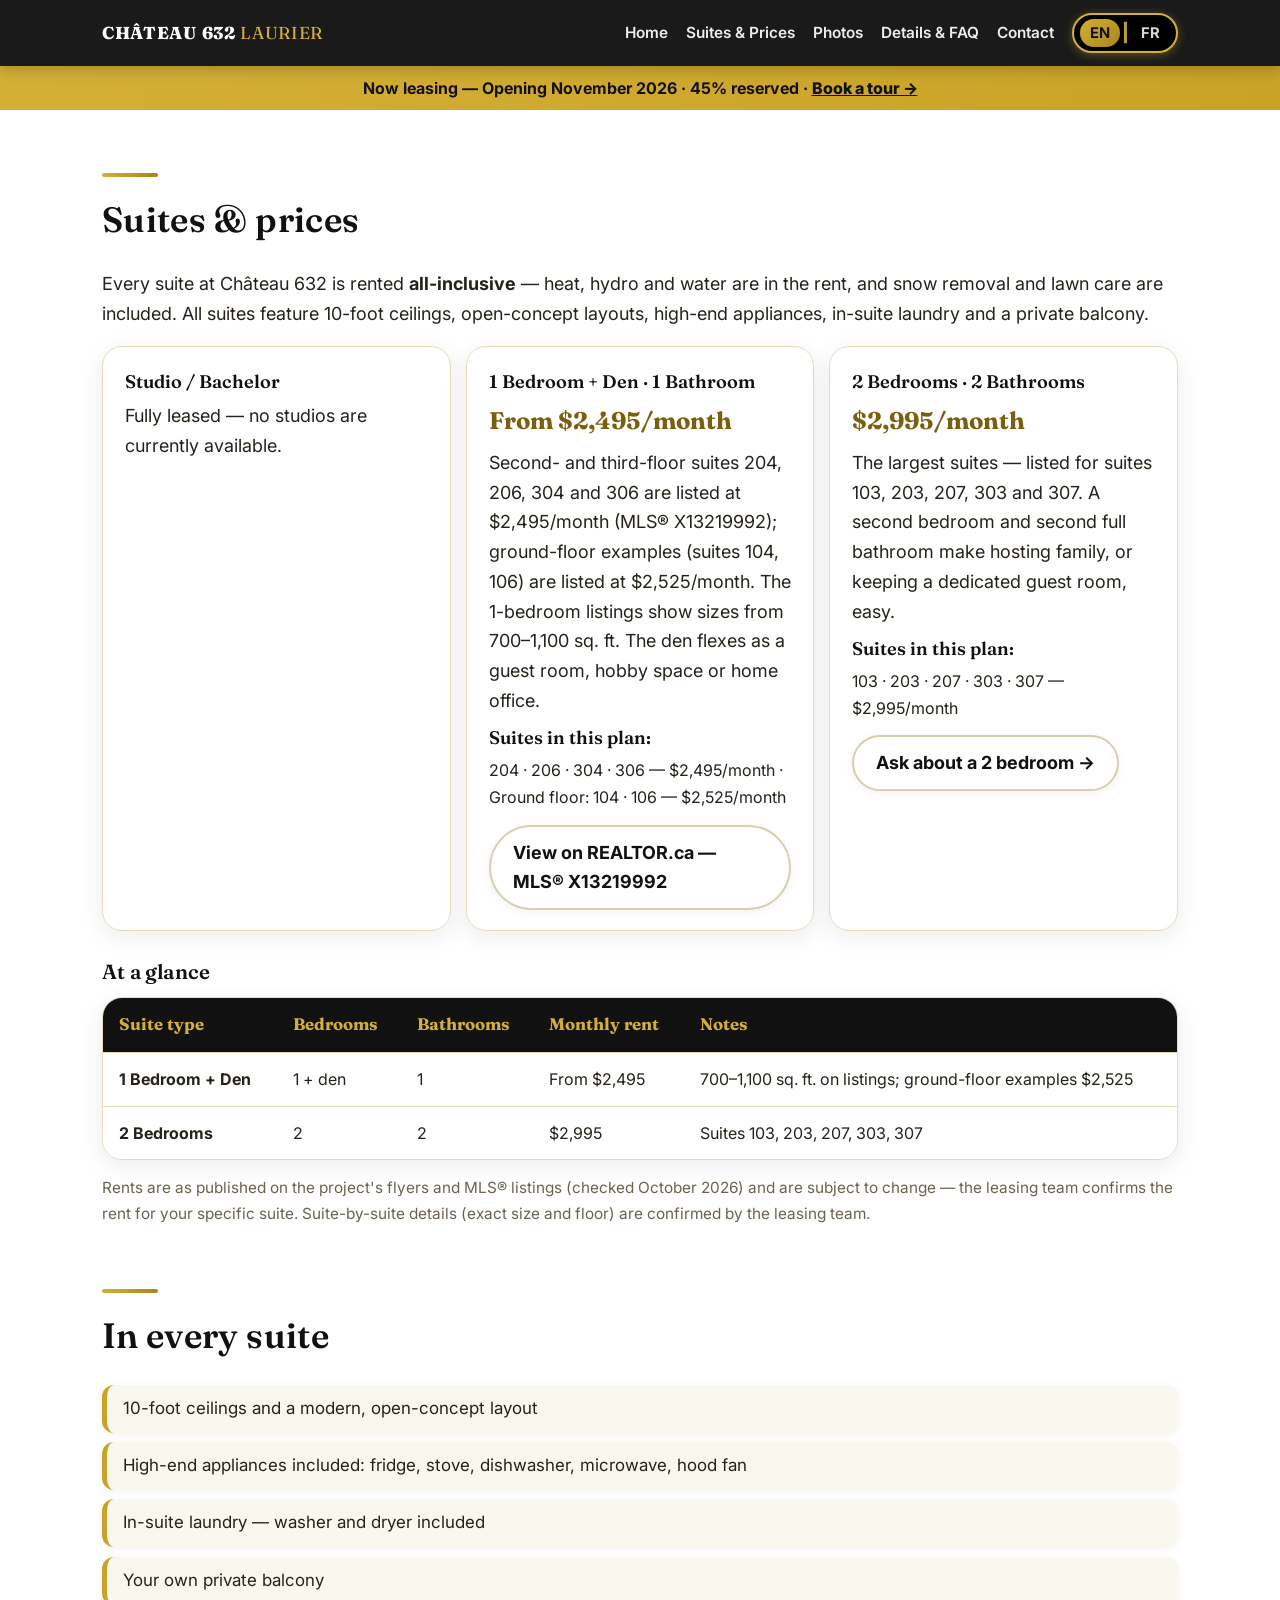
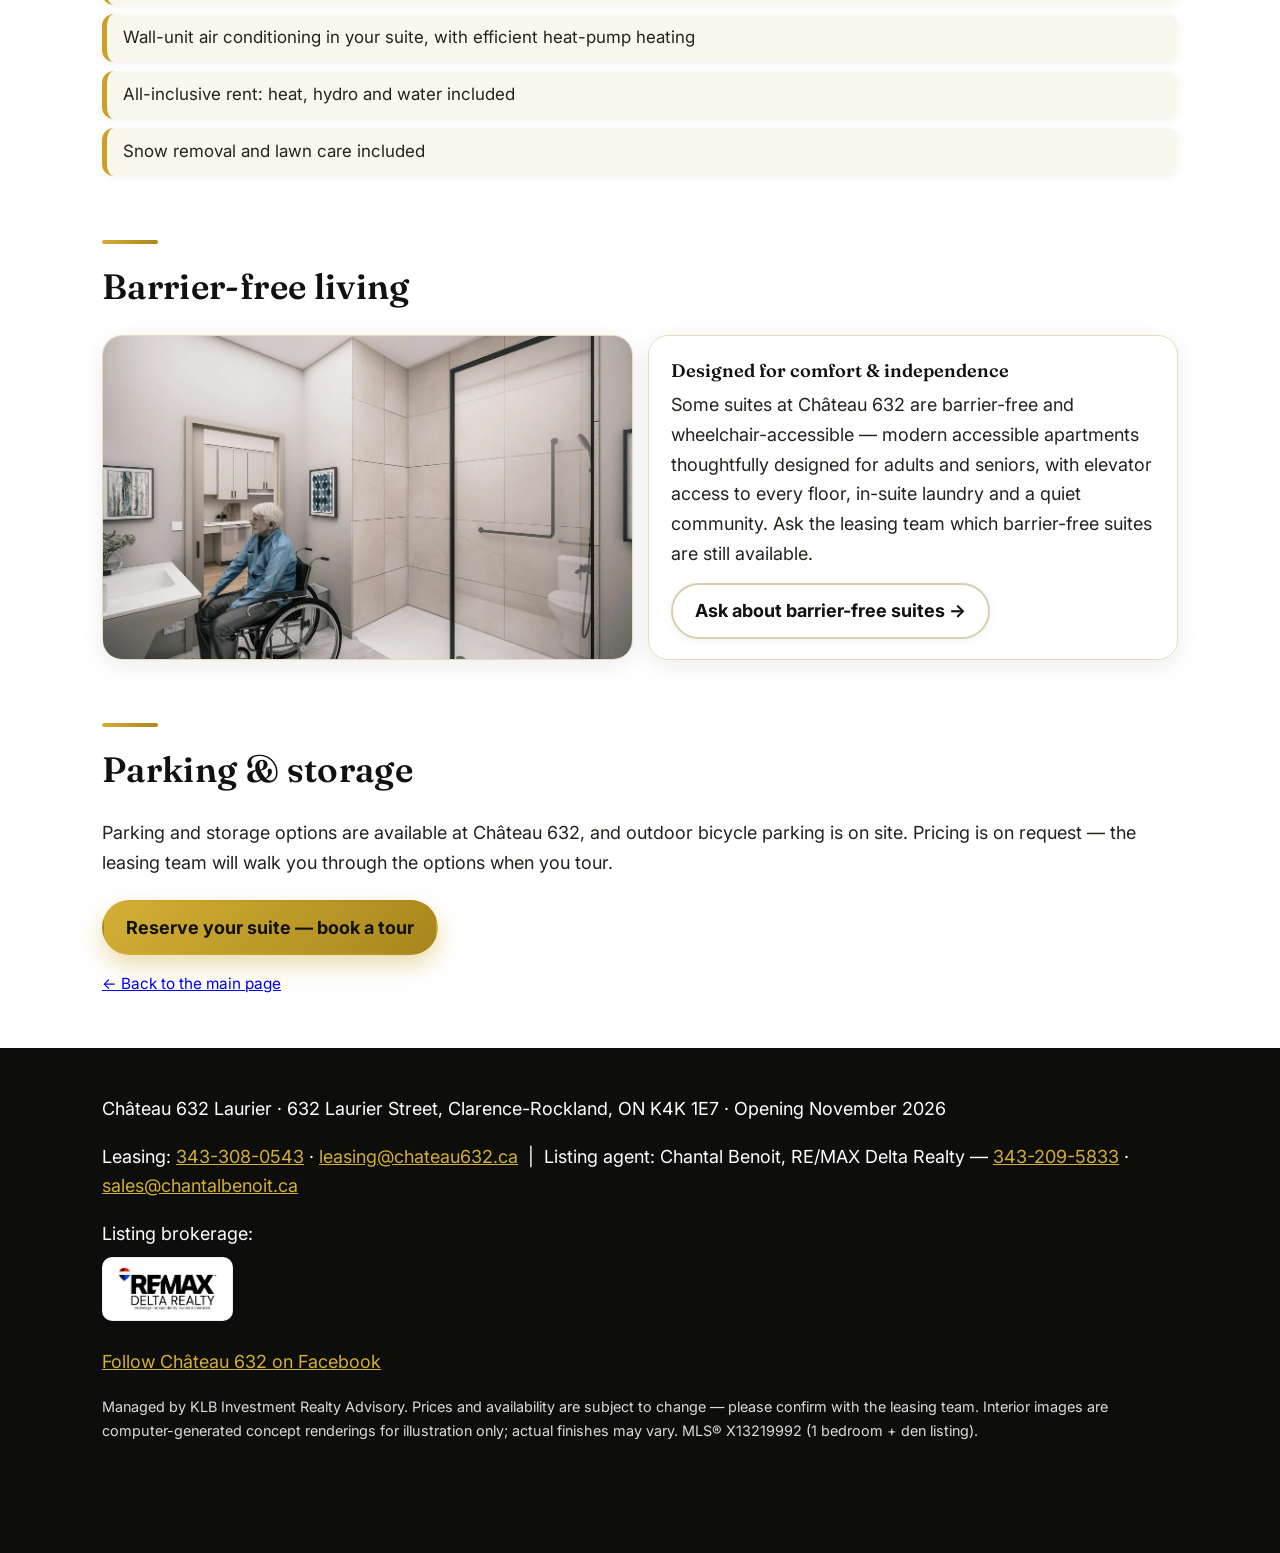
<file: suites.html>
<!DOCTYPE html>
<html lang="en">
<head>
<meta charset="UTF-8">
<meta name="viewport" content="width=device-width, initial-scale=1">
<title>Suites &amp; Prices — Château 632 Laurier, Rockland | 1 Bed + Den, 2 Bed</title>
<meta name="description" content="Suite types and published rents at Château 632, 632 Laurier Street, Rockland: 1 bed + den from $2,495/month, 2 bed / 2 bath $2,995/month — available suites $2,495–$2,995/month, all-inclusive (heat, hydro, water included). Barrier-free suites available. Leasing: 343-308-0543.">
<link rel="canonical" href="https://rockland-rentals.github.io/chateau-632-laurier/suites.html">
<link rel="alternate" hreflang="fr" href="fr/suites.html">
<link rel="preconnect" href="https://fonts.googleapis.com">
<link rel="preconnect" href="https://fonts.gstatic.com" crossorigin>
<link href="https://fonts.googleapis.com/css2?family=Fraunces:opsz,wght@9..144,500;9..144,600;9..144,700&family=Inter:wght@400;600;700;800&display=swap" rel="stylesheet">
<link rel="icon" href="assets/favicon.svg" type="image/svg+xml">
<meta property="og:type" content="website">
<meta property="og:title" content="Suites &amp; Prices — Château 632 Laurier, Rockland">
<meta property="og:description" content="1 bed + den from $2,495/month and 2 bed / 2 bath at $2,995/month — all-inclusive. Opening November 2026. Studios are fully leased.">
<meta property="og:image" content="https://rockland-rentals.github.io/chateau-632-laurier/assets/img/hero.jpg">
<meta property="og:url" content="https://rockland-rentals.github.io/chateau-632-laurier/suites.html">
<link rel="stylesheet" href="assets/style.css">
<script type="application/ld+json">
{"@context":"https://schema.org","@type":"ApartmentComplex","name":"Château 632 Laurier","address":{"@type":"PostalAddress","streetAddress":"632 Laurier Street","addressLocality":"Clarence-Rockland","addressRegion":"ON","postalCode":"K4K 1E7","addressCountry":"CA"},"telephone":"+1-343-308-0543"}
</script>
</head>
<body>
<header class="topbar">
  <div class="wrap topbar-in">
    <a class="brand" href="index.html">CHÂTEAU 632 <span>LAURIER</span></a>
    <nav>
      <a href="index.html">Home</a><a href="suites.html">Suites &amp; Prices</a><a href="photos.html">Photos</a><a href="details.html">Details &amp; FAQ</a><a href="index.html#contact">Contact</a>
      <span class="langtoggle" role="group" aria-label="Language / Langue"><span class="langopt is-current" aria-current="true">EN</span><span class="langsep" aria-hidden="true">|</span><a class="langopt" href="fr/suites.html">FR</a></span>
    </nav>
  </div>
</header>
<div class="leasebar">Now leasing — Opening November 2026 · 45% reserved · <a href="index.html#contact">Book a tour →</a></div>

<main class="wrap">
  <section id="suites">
    <h2>Suites &amp; prices</h2>
    <p>Every suite at Château 632 is rented <strong>all-inclusive</strong> — heat, hydro and water are in the rent, and snow removal and lawn care are included. All suites feature 10-foot ceilings, open-concept layouts, high-end appliances, in-suite laundry and a private balcony.</p>

    <div class="grid">
      <div class="card">
        <strong>Studio / Bachelor</strong>
        <span>Fully leased — no studios are currently available.</span>
      </div>
      <div class="card">
        <strong>1 Bedroom + Den · 1 Bathroom</strong>
        <span class="price">From $2,495/month</span>
        <span>Second- and third-floor suites 204, 206, 304 and 306 are listed at $2,495/month (MLS® X13219992); ground-floor examples (suites 104, 106) are listed at $2,525/month. The 1-bedroom listings show sizes from 700–1,100 sq. ft. The den flexes as a guest room, hobby space or home office.</span>
        <span class="plan-line"><strong>Suites in this plan:</strong> 204 · 206 · 304 · 306 — $2,495/month · Ground floor: 104 · 106 — $2,525/month</span>
        <p style="margin:.8em 0 0"><a class="btn" href="https://www.realtor.ca/real-estate/29831370/204-206-304-306-632-laurier-street-clarence-rockland-606-town-of-rockland" target="_blank" rel="noopener">View on REALTOR.ca — MLS® X13219992</a></p>
      </div>
      <div class="card">
        <strong>2 Bedrooms · 2 Bathrooms</strong>
        <span class="price">$2,995/month</span>
        <span>The largest suites — listed for suites 103, 203, 207, 303 and 307. A second bedroom and second full bathroom make hosting family, or keeping a dedicated guest room, easy.</span>
        <span class="plan-line"><strong>Suites in this plan:</strong> 103 · 203 · 207 · 303 · 307 — $2,995/month</span>
        <p style="margin:.8em 0 0"><a class="btn" href="index.html#contact">Ask about a 2 bedroom →</a></p>
      </div>
    </div>

    <h3>At a glance</h3>
    <div class="table-wrap">
      <table class="suites">
        <thead><tr><th>Suite type</th><th>Bedrooms</th><th>Bathrooms</th><th>Monthly rent</th><th>Notes</th></tr></thead>
        <tbody>
          <tr><td>1 Bedroom + Den</td><td>1 + den</td><td>1</td><td>From $2,495</td><td>700–1,100 sq. ft. on listings; ground-floor examples $2,525</td></tr>
          <tr><td>2 Bedrooms</td><td>2</td><td>2</td><td>$2,995</td><td>Suites 103, 203, 207, 303, 307</td></tr>
        </tbody>
      </table>
    </div>
    <p class="note">Rents are as published on the project's flyers and MLS® listings (checked October 2026) and are subject to change — the leasing team confirms the rent for your specific suite. Suite-by-suite details (exact size and floor) are confirmed by the leasing team.</p>
  </section>

  <section id="every-suite">
    <h2>In every suite</h2>
    <ul class="uses">
      <li>10-foot ceilings and a modern, open-concept layout</li>
      <li>High-end appliances included: fridge, stove, dishwasher, microwave, hood fan</li>
      <li>In-suite laundry — washer and dryer included</li>
      <li>Your own private balcony</li>
      <li>Wall-unit air conditioning in your suite, with efficient heat-pump heating</li>
      <li>All-inclusive rent: heat, hydro and water included</li>
      <li>Snow removal and lawn care included</li>
    </ul>
  </section>

  <section id="barrier-free">
    <h2>Barrier-free living</h2>
    <div class="grid two" style="align-items:stretch">
      <figure class="feature-photo"><img src="assets/img/barrier-bathroom.jpg" alt="Concept rendering of an accessible, barrier-free bathroom"></figure>
      <div class="card"><strong>Designed for comfort &amp; independence</strong><span>Some suites at Château 632 are barrier-free and wheelchair-accessible — modern accessible apartments thoughtfully designed for adults and seniors, with elevator access to every floor, in-suite laundry and a quiet community. Ask the leasing team which barrier-free suites are still available.</span><p style="margin:.8em 0 0"><a class="btn" href="index.html#contact">Ask about barrier-free suites →</a></p></div>
    </div>
  </section>

  <section id="parking-storage">
    <h2>Parking &amp; storage</h2>
    <p>Parking and storage options are available at Château 632, and outdoor bicycle parking is on site. Pricing is on request — the leasing team will walk you through the options when you tour.</p>
    <p style="margin:22px 0 6px"><a class="btn primary" href="index.html#contact">Reserve your suite — book a tour</a></p>
    <p class="note"><a href="index.html">← Back to the main page</a></p>
  </section>
</main>

<footer>
  <div class="wrap">
    <p>Château 632 Laurier · 632 Laurier Street, Clarence-Rockland, ON K4K 1E7 · Opening November 2026</p>
    <p>Leasing: <a href="tel:+13433080543">343-308-0543</a> · <a href="mailto:leasing@chateau632.ca">leasing@chateau632.ca</a> &nbsp;|&nbsp; Listing agent: Chantal Benoit, RE/MAX Delta Realty — <a href="tel:+13432095833">343-209-5833</a> · <a href="mailto:sales@chantalbenoit.ca">sales@chantalbenoit.ca</a></p>
    <p>Listing brokerage:<br><span class="brokerage"><img src="assets/img/remax-delta-realty.jpg" alt="RE/MAX Delta Realty, Brokerage. Independently Owned &amp; Operated."></span></p>
    <p><a href="https://www.facebook.com/Chateau632" target="_blank" rel="noopener">Follow Château 632 on Facebook</a></p>
    <p class="small">Managed by KLB Investment Realty Advisory. Prices and availability are subject to change — please confirm with the leasing team. Interior images are computer-generated concept renderings for illustration only; actual finishes may vary. MLS® X13219992 (1 bedroom + den listing).</p>
  </div>
</footer>

<div class="callbar">
  <a href="tel:+13433080543">Call Leasing</a><a href="index.html#contact">Book a Tour</a>
</div>
<script src="assets/site.js"></script>
</body>
</html>
</file>
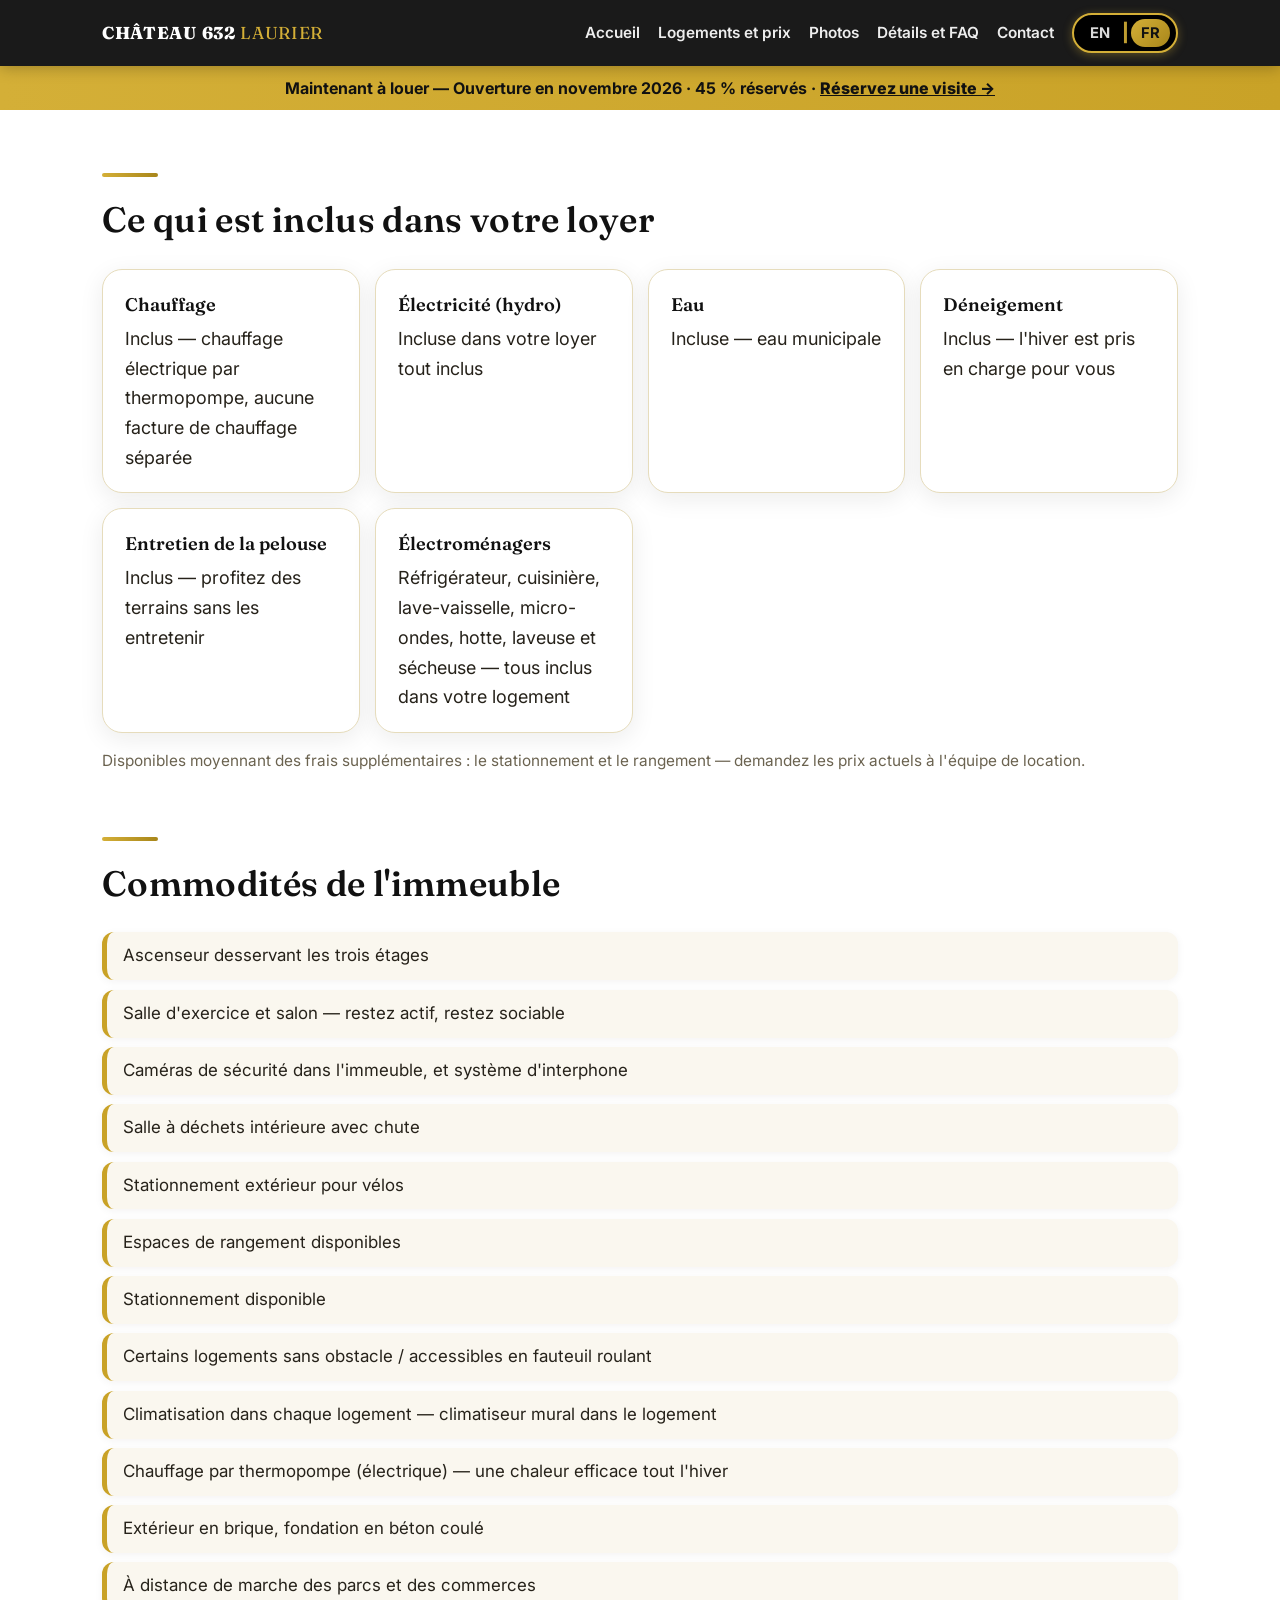
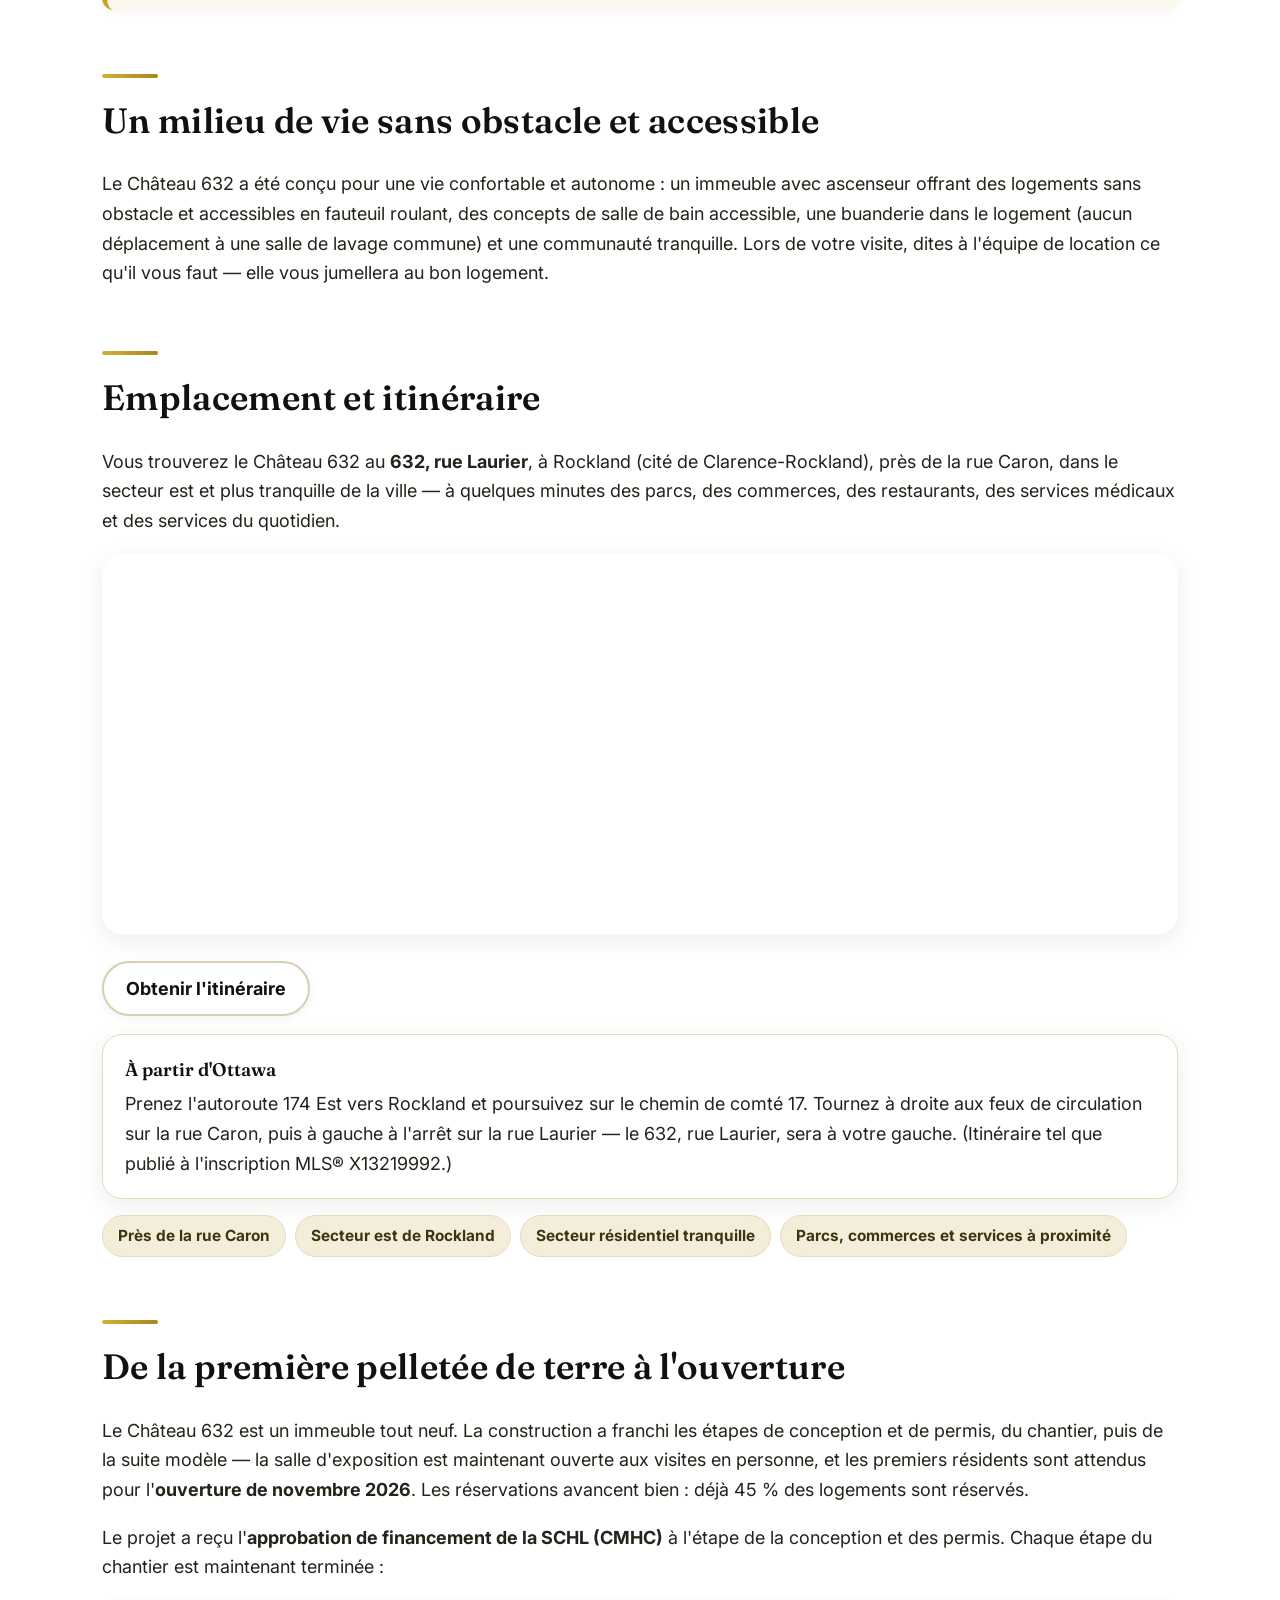
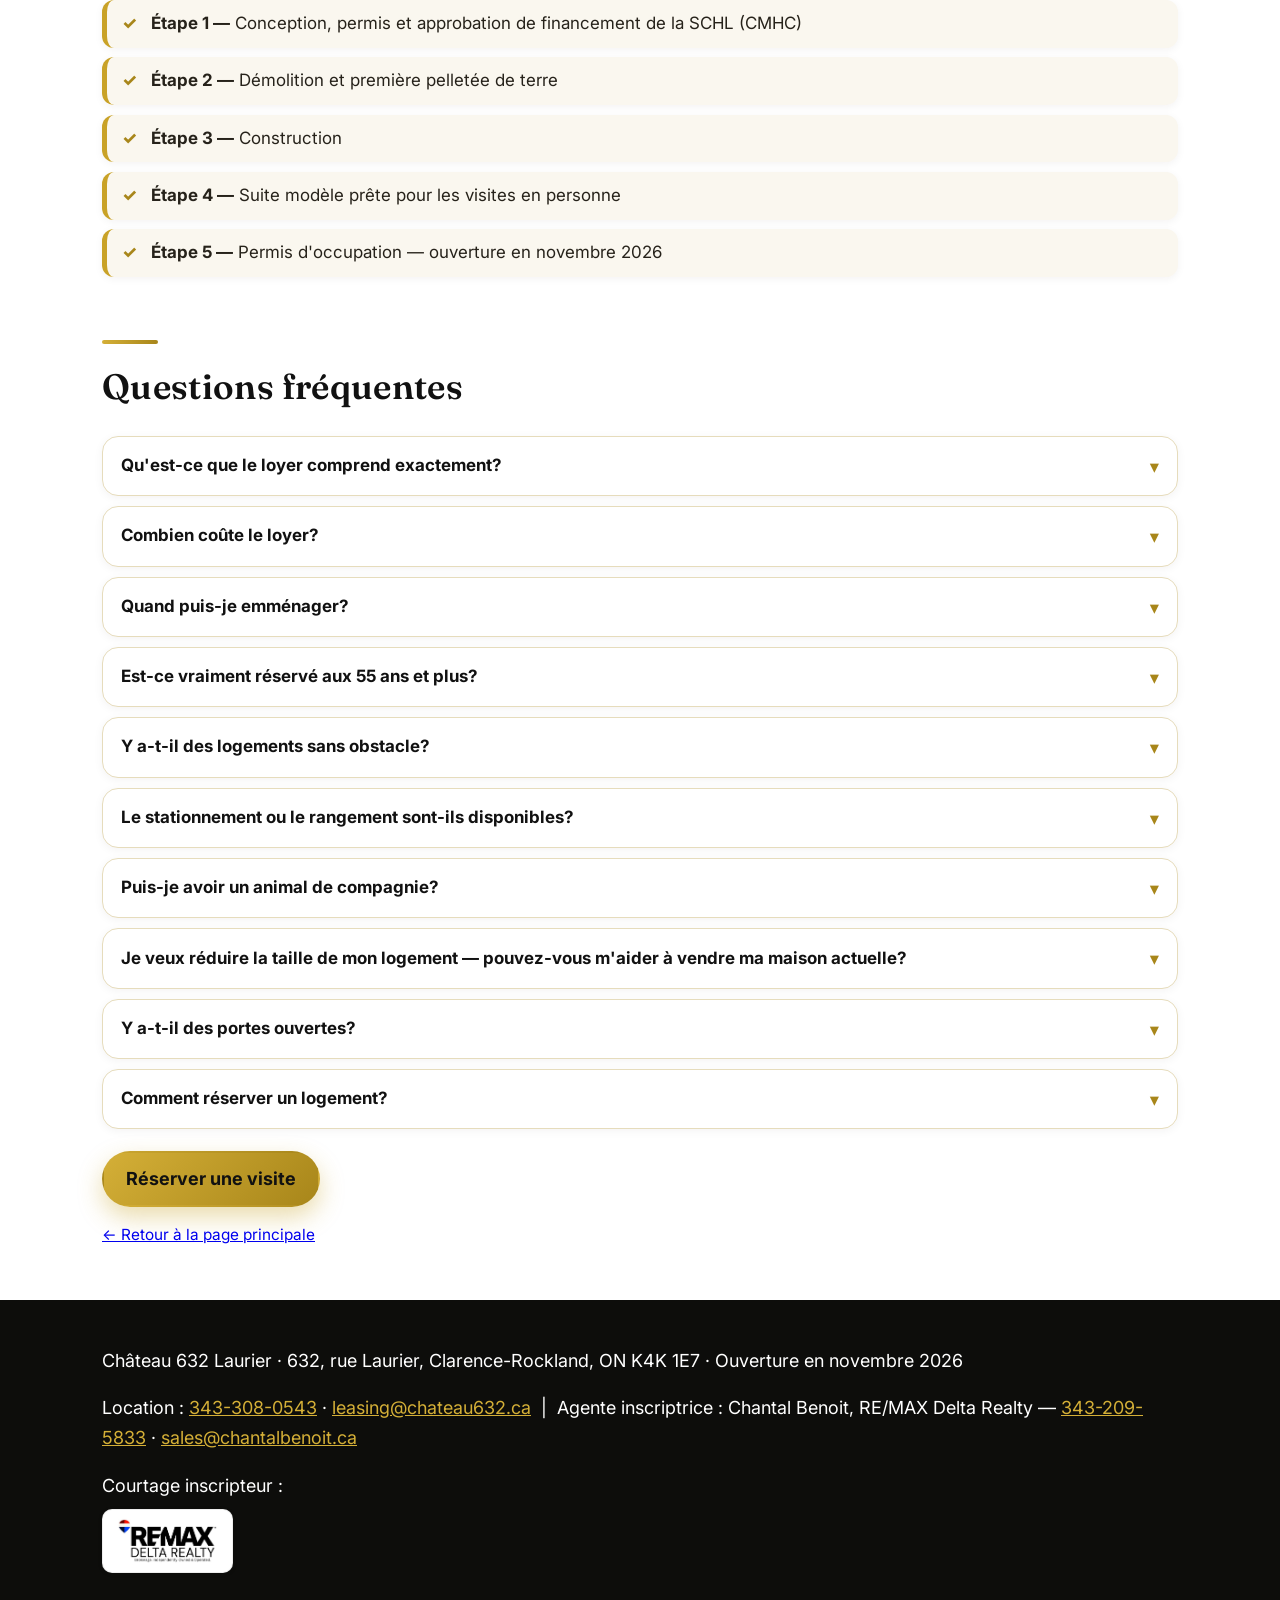
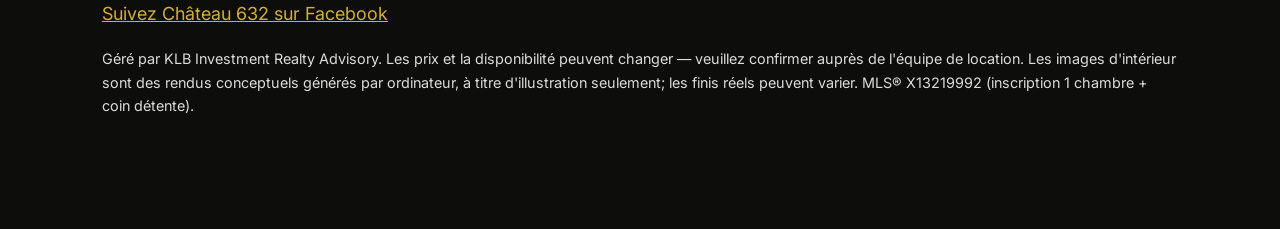
<file: fr/details.html>
<!DOCTYPE html>
<html lang="fr">
<head>
<meta charset="UTF-8">
<meta name="viewport" content="width=device-width, initial-scale=1">
<title>Détails, commodités, emplacement et FAQ — Château 632 Laurier, Rockland</title>
<meta name="description" content="Tout ce qui est inclus au Château 632, 632, rue Laurier, Rockland : loyer tout inclus (chauffage, électricité, eau), ascenseur, salle d'exercice, logements sans obstacle, carte et itinéraire, et réponses aux questions fréquentes. Location : 343-308-0543.">
<link rel="canonical" href="https://rockland-rentals.github.io/chateau-632-laurier/fr/details.html">
<link rel="alternate" hreflang="en" href="../details.html">
<link rel="preconnect" href="https://fonts.googleapis.com">
<link rel="preconnect" href="https://fonts.gstatic.com" crossorigin>
<link href="https://fonts.googleapis.com/css2?family=Fraunces:opsz,wght@9..144,500;9..144,600;9..144,700&family=Inter:wght@400;600;700;800&display=swap" rel="stylesheet">
<link rel="icon" href="../assets/favicon.svg" type="image/svg+xml">
<meta property="og:type" content="website">
<meta property="og:title" content="Détails et FAQ — Château 632 Laurier, Rockland">
<meta property="og:description" content="La vie 55 ans et plus tout inclus à Rockland : ce qui est compris, les commodités, l'emplacement, l'itinéraire et la FAQ.">
<meta property="og:image" content="https://rockland-rentals.github.io/chateau-632-laurier/assets/img/hero.jpg">
<meta property="og:url" content="https://rockland-rentals.github.io/chateau-632-laurier/fr/details.html">
<link rel="stylesheet" href="../assets/style.css">
<script type="application/ld+json">
{"@context":"https://schema.org","@type":"ApartmentComplex","name":"Château 632 Laurier","address":{"@type":"PostalAddress","streetAddress":"632, rue Laurier","addressLocality":"Clarence-Rockland","addressRegion":"ON","postalCode":"K4K 1E7","addressCountry":"CA"},"telephone":"+1-343-308-0543"}
</script>
</head>
<body>
<header class="topbar">
  <div class="wrap topbar-in">
    <a class="brand" href="index.html">CHÂTEAU 632 <span>LAURIER</span></a>
    <nav>
      <a href="index.html">Accueil</a><a href="suites.html">Logements et prix</a><a href="photos.html">Photos</a><a href="details.html">Détails et FAQ</a><a href="index.html#contact">Contact</a>
      <span class="langtoggle" role="group" aria-label="Langue / Language"><a class="langopt" href="../details.html">EN</a><span class="langsep" aria-hidden="true">|</span><span class="langopt is-current" aria-current="true">FR</span></span>
    </nav>
  </div>
</header>
<div class="leasebar">Maintenant à louer — Ouverture en novembre 2026 · 45 % réservés · <a href="index.html#contact">Réservez une visite →</a></div>

<main class="wrap">
  <section id="inclus">
    <h2>Ce qui est inclus dans votre loyer</h2>
    <div class="grid">
      <div class="card"><strong>Chauffage</strong><span>Inclus — chauffage électrique par thermopompe, aucune facture de chauffage séparée</span></div>
      <div class="card"><strong>Électricité (hydro)</strong><span>Incluse dans votre loyer tout inclus</span></div>
      <div class="card"><strong>Eau</strong><span>Incluse — eau municipale</span></div>
      <div class="card"><strong>Déneigement</strong><span>Inclus — l'hiver est pris en charge pour vous</span></div>
      <div class="card"><strong>Entretien de la pelouse</strong><span>Inclus — profitez des terrains sans les entretenir</span></div>
      <div class="card"><strong>Électroménagers</strong><span>Réfrigérateur, cuisinière, lave-vaisselle, micro-ondes, hotte, laveuse et sécheuse — tous inclus dans votre logement</span></div>
    </div>
    <p class="note">Disponibles moyennant des frais supplémentaires : le stationnement et le rangement — demandez les prix actuels à l'équipe de location.</p>
  </section>

  <section id="commodites">
    <h2>Commodités de l'immeuble</h2>
    <ul class="uses">
      <li>Ascenseur desservant les trois étages</li>
      <li>Salle d'exercice et salon — restez actif, restez sociable</li>
      <li>Caméras de sécurité dans l'immeuble, et système d'interphone</li>
      <li>Salle à déchets intérieure avec chute</li>
      <li>Stationnement extérieur pour vélos</li>
      <li>Espaces de rangement disponibles</li>
      <li>Stationnement disponible</li>
      <li>Certains logements sans obstacle / accessibles en fauteuil roulant</li>
      <li>Climatisation dans chaque logement — climatiseur mural dans le logement</li>
      <li>Chauffage par thermopompe (électrique) — une chaleur efficace tout l'hiver</li>
      <li>Extérieur en brique, fondation en béton coulé</li>
      <li>À distance de marche des parcs et des commerces</li>
    </ul>
  </section>

  <section id="sans-obstacle">
    <h2>Un milieu de vie sans obstacle et accessible</h2>
    <p>Le Château 632 a été conçu pour une vie confortable et autonome : un immeuble avec ascenseur offrant des logements sans obstacle et accessibles en fauteuil roulant, des concepts de salle de bain accessible, une buanderie dans le logement (aucun déplacement à une salle de lavage commune) et une communauté tranquille. Lors de votre visite, dites à l'équipe de location ce qu'il vous faut — elle vous jumellera au bon logement.</p>
  </section>

  <section id="emplacement">
    <h2>Emplacement et itinéraire</h2>
    <p>Vous trouverez le Château 632 au <strong>632, rue Laurier</strong>, à Rockland (cité de Clarence-Rockland), près de la rue Caron, dans le secteur est et plus tranquille de la ville — à quelques minutes des parcs, des commerces, des restaurants, des services médicaux et des services du quotidien.</p>
    <iframe class="map" title="Carte — 632, rue Laurier, Rockland, ON" loading="lazy" src="https://maps.google.com/maps?q=632%20Laurier%20Street%2C%20Rockland%2C%20ON%20K4K%201E7&t=&z=14&ie=UTF8&iwloc=&output=embed"></iframe>
    <p><a class="btn" href="https://www.google.com/maps/search/?api=1&query=632+Laurier+Street+Rockland+ON+K4K+1E7" target="_blank" rel="noopener">Obtenir l'itinéraire</a></p>
    <div class="card"><strong>À partir d'Ottawa</strong><span>Prenez l'autoroute 174 Est vers Rockland et poursuivez sur le chemin de comté 17. Tournez à droite aux feux de circulation sur la rue Caron, puis à gauche à l'arrêt sur la rue Laurier — le 632, rue Laurier, sera à votre gauche. (Itinéraire tel que publié à l'inscription MLS® X13219992.)</span></div>
    <div class="badges" style="margin-top:16px">
      <span>Près de la rue Caron</span><span>Secteur est de Rockland</span><span>Secteur résidentiel tranquille</span><span>Parcs, commerces et services à proximité</span>
    </div>
  </section>

  <section id="ouverture">
    <h2>De la première pelletée de terre à l'ouverture</h2>
    <p>Le Château 632 est un immeuble tout neuf. La construction a franchi les étapes de conception et de permis, du chantier, puis de la suite modèle — la salle d'exposition est maintenant ouverte aux visites en personne, et les premiers résidents sont attendus pour l'<strong>ouverture de novembre 2026</strong>. Les réservations avancent bien : déjà 45 % des logements sont réservés.</p>
    <p>Le projet a reçu l'<strong>approbation de financement de la SCHL (CMHC)</strong> à l'étape de la conception et des permis. Chaque étape du chantier est maintenant terminée :</p>
    <ul class="timeline">
      <li><strong>Étape 1 —</strong> Conception, permis et approbation de financement de la SCHL (CMHC)</li>
      <li><strong>Étape 2 —</strong> Démolition et première pelletée de terre</li>
      <li><strong>Étape 3 —</strong> Construction</li>
      <li><strong>Étape 4 —</strong> Suite modèle prête pour les visites en personne</li>
      <li><strong>Étape 5 —</strong> Permis d'occupation — ouverture en novembre 2026</li>
    </ul>
  </section>

  <section id="faq">
    <h2>Questions fréquentes</h2>
    <details><summary>Qu'est-ce que le loyer comprend exactement?</summary><p>Chaque loyer est tout inclus : le chauffage, l'électricité et l'eau sont compris, tout comme le déneigement et l'entretien de la pelouse. Les électroménagers de votre logement — réfrigérateur, cuisinière, lave-vaisselle, micro-ondes, hotte, laveuse et sécheuse — sont aussi inclus. Le stationnement et le rangement sont disponibles moyennant des frais supplémentaires; demandez les prix actuels à l'équipe de location.</p></details>
    <details><summary>Combien coûte le loyer?</summary><p>Les logements disponibles vont de 2 495 $ à 2 995 $ par mois, tout inclus. Les logements d'une chambre + coin détente sont inscrits à partir de 2 495 $/mois et ceux de deux chambres / deux salles de bain à 2 995 $/mois. Les studios sont tous loués. Pour le loyer d'un logement précis, communiquez avec l'équipe de location — les prix et la disponibilité peuvent changer.</p></details>
    <details><summary>Quand puis-je emménager?</summary><p>Le Château 632 ouvre en novembre 2026. Les logements se réservent dès maintenant — déjà 45 % sont réservés — et la suite modèle est ouverte aux visites.</p></details>
    <details><summary>Est-ce vraiment réservé aux 55 ans et plus?</summary><p>Oui — le Château 632 est une communauté de vie pour adultes, d'inspiration hôtelière, pensée pour les résidents de 55 ans et plus. L'équipe de location pourra confirmer comment le critère d'âge s'applique à votre ménage.</p></details>
    <details><summary>Y a-t-il des logements sans obstacle?</summary><p>Oui — certains logements sont sans obstacle et accessibles en fauteuil roulant, et l'immeuble compte un ascenseur. Demandez à l'équipe de location quels logements accessibles sont encore disponibles.</p></details>
    <details><summary>Le stationnement ou le rangement sont-ils disponibles?</summary><p>Oui, des options de stationnement et de rangement sont disponibles (prix sur demande), et un stationnement extérieur pour vélos est sur place.</p></details>
    <details><summary>Puis-je avoir un animal de compagnie?</summary><p>Veuillez demander à l'équipe de location la politique actuelle sur les animaux lors de votre visite — elle confirmera ce qui s'applique à votre logement.</p></details>
    <details><summary>Je veux réduire la taille de mon logement — pouvez-vous m'aider à vendre ma maison actuelle?</summary><p>Oui. Comme l'indique l'inscription, l'équipe peut vous accompagner à chaque étape — de la vente de votre maison actuelle à votre transition, en douceur, vers une vie sans entretien. Demandez à Chantal Benoit (RE/MAX Delta Realty, 343-209-5833) ou à l'équipe de location.</p></details>
    <details><summary>Y a-t-il des portes ouvertes?</summary><p>Oui — des portes ouvertes sont inscrites pour le dimanche 1er novembre 2026, de 14 h à 16 h, au 632, rue Laurier (selon l'inscription MLS® X13219992). Tout autre jour, réservez simplement une visite auprès de l'équipe de location.</p></details>
    <details><summary>Comment réserver un logement?</summary><p>Appelez l'équipe de location au 343-308-0543 ou écrivez à leasing@chateau632.ca. Visitez la suite modèle, choisissez le type de logement et l'étage, et l'équipe vous accompagnera dans la réservation.</p></details>
  </section>
  <p style="margin:22px 0 6px"><a class="btn primary" href="index.html#contact">Réserver une visite</a></p>
  <p class="note"><a href="index.html">← Retour à la page principale</a></p>
</main>

<footer>
  <div class="wrap">
    <p>Château 632 Laurier · 632, rue Laurier, Clarence-Rockland, ON K4K 1E7 · Ouverture en novembre 2026</p>
    <p>Location : <a href="tel:+13433080543">343-308-0543</a> · <a href="mailto:leasing@chateau632.ca">leasing@chateau632.ca</a> &nbsp;|&nbsp; Agente inscriptrice : Chantal Benoit, RE/MAX Delta Realty — <a href="tel:+13432095833">343-209-5833</a> · <a href="mailto:sales@chantalbenoit.ca">sales@chantalbenoit.ca</a></p>
    <p>Courtage inscripteur :<br><span class="brokerage"><img src="../assets/img/remax-delta-realty.jpg" alt="RE/MAX Delta Realty, maison de courtage. Exploitée de façon indépendante."></span></p>
    <p><a href="https://www.facebook.com/Chateau632" target="_blank" rel="noopener">Suivez Château 632 sur Facebook</a></p>
    <p class="small">Géré par KLB Investment Realty Advisory. Les prix et la disponibilité peuvent changer — veuillez confirmer auprès de l'équipe de location. Les images d'intérieur sont des rendus conceptuels générés par ordinateur, à titre d'illustration seulement; les finis réels peuvent varier. MLS® X13219992 (inscription 1 chambre + coin détente).</p>
  </div>
</footer>

<div class="callbar">
  <a href="tel:+13433080543">Appeler l'équipe de location</a><a href="index.html#contact">Réserver une visite</a>
</div>
<script src="../assets/site.js"></script>
</body>
</html>
</file>
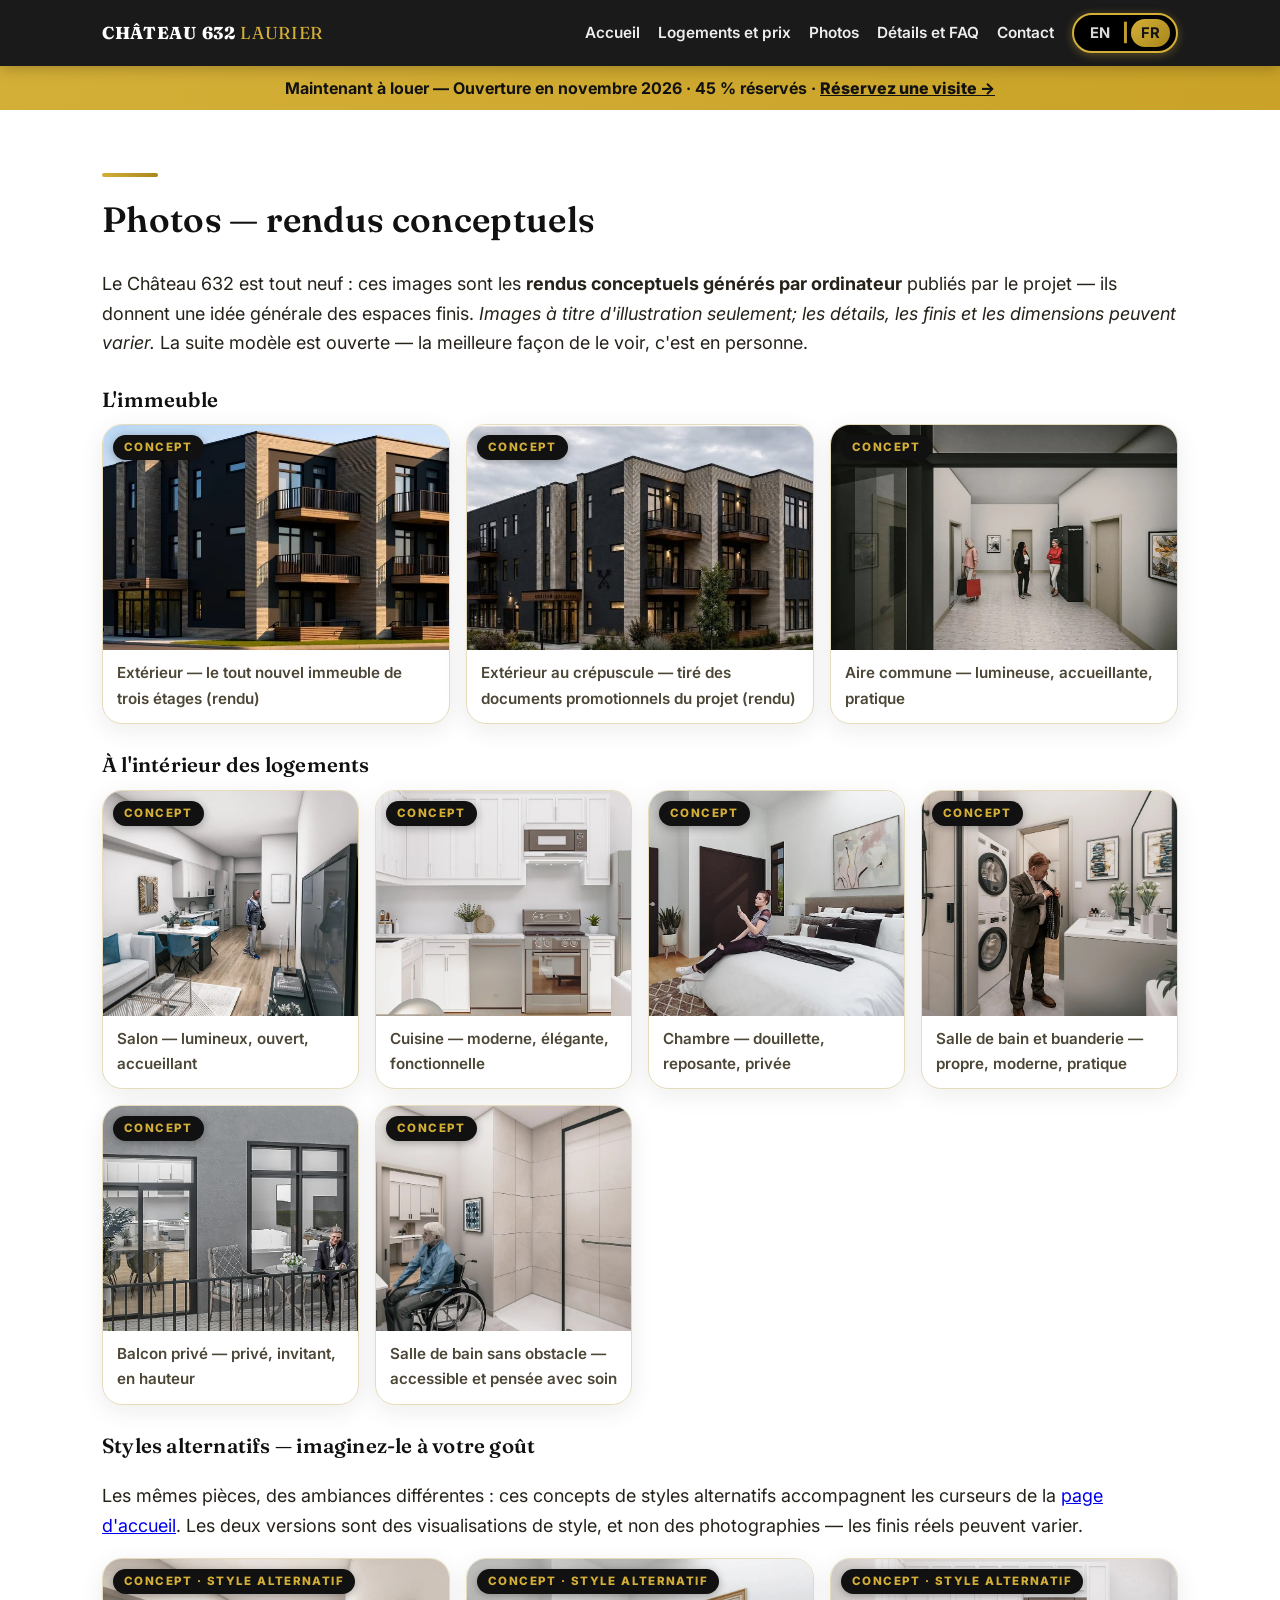
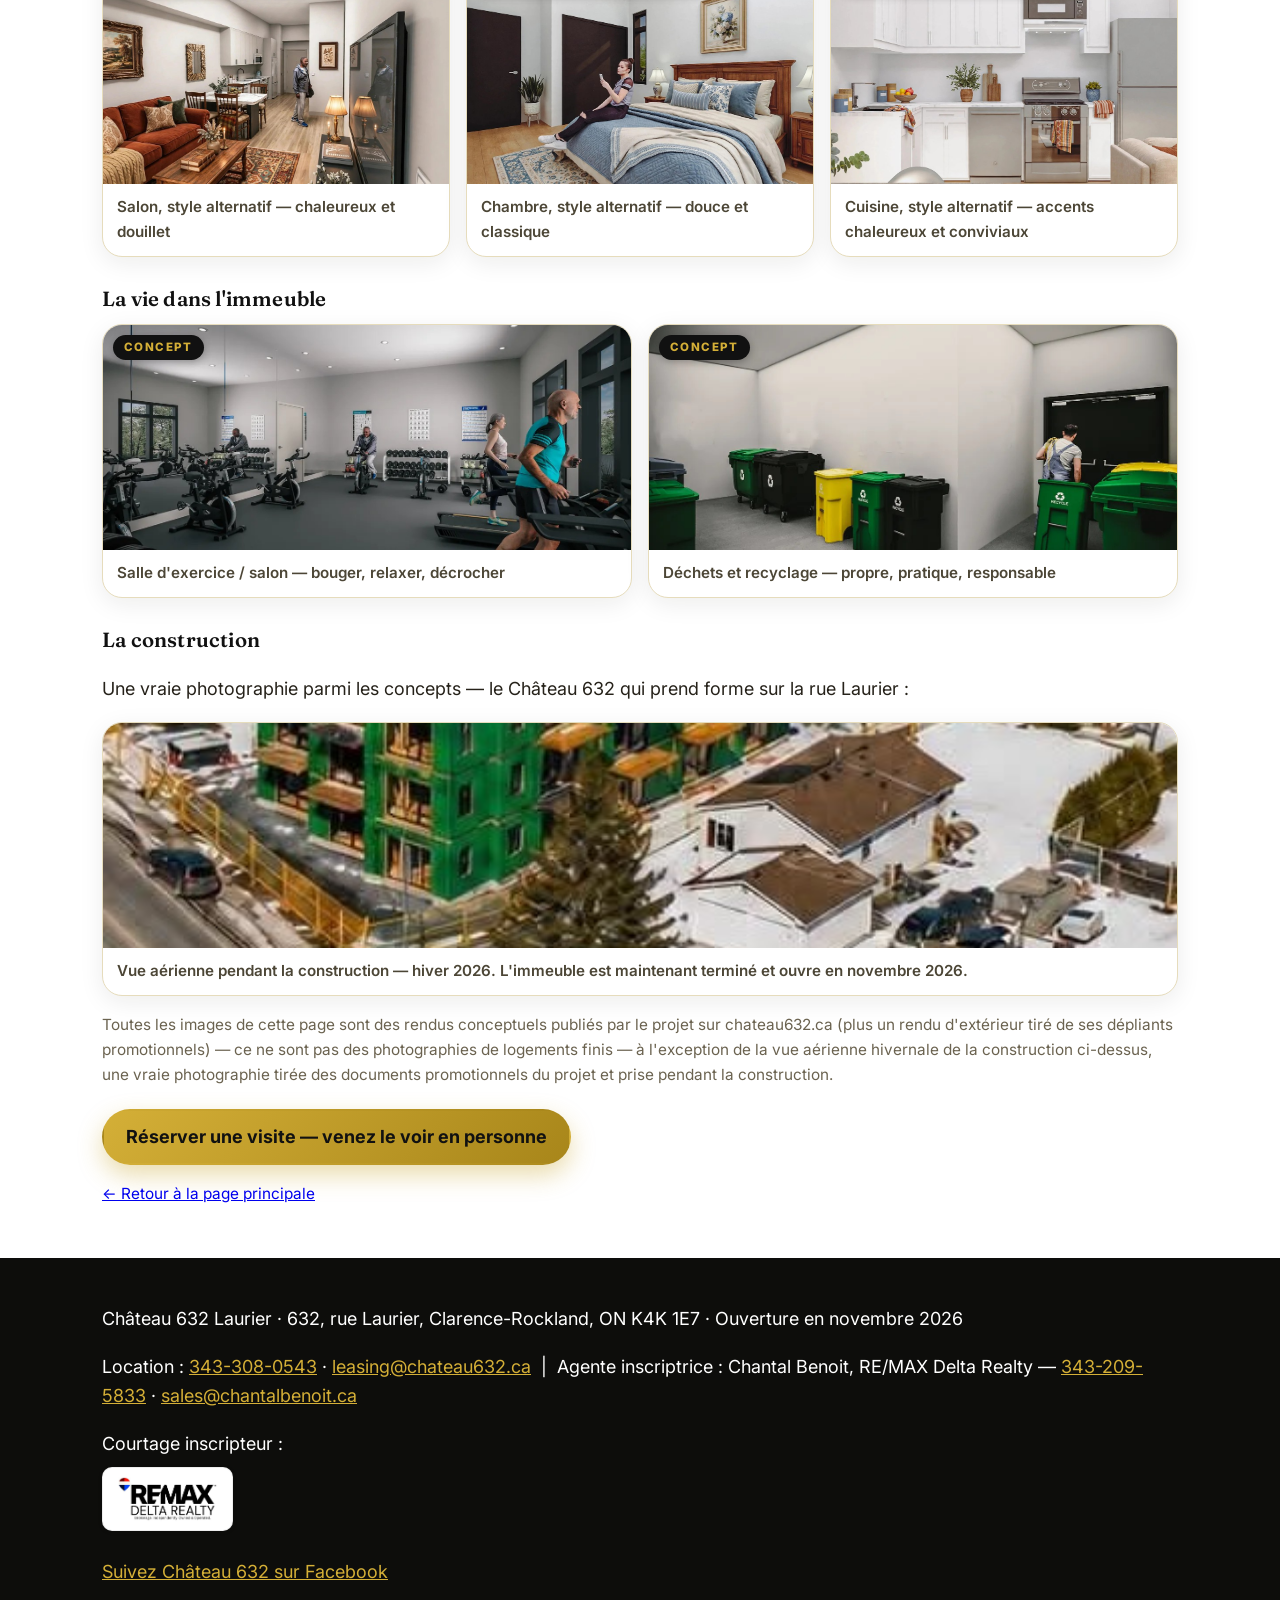
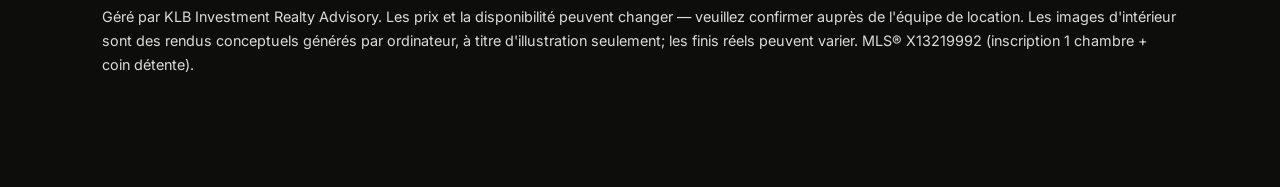
<file: fr/photos.html>
<!DOCTYPE html>
<html lang="fr">
<head>
<meta charset="UTF-8">
<meta name="viewport" content="width=device-width, initial-scale=1">
<title>Photos et concepts — Château 632 Laurier, Rockland</title>
<meta name="description" content="Rendus conceptuels du Château 632, 632, rue Laurier, Rockland : extérieur, salon, cuisine, chambre, balcon, salle d'exercice et salle de bain sans obstacle. Toutes les images sont des concepts générés par ordinateur, à titre d'illustration seulement.">
<link rel="canonical" href="https://rockland-rentals.github.io/chateau-632-laurier/fr/photos.html">
<link rel="alternate" hreflang="en" href="../photos.html">
<link rel="preconnect" href="https://fonts.googleapis.com">
<link rel="preconnect" href="https://fonts.gstatic.com" crossorigin>
<link href="https://fonts.googleapis.com/css2?family=Fraunces:opsz,wght@9..144,500;9..144,600;9..144,700&family=Inter:wght@400;600;700;800&display=swap" rel="stylesheet">
<link rel="icon" href="../assets/favicon.svg" type="image/svg+xml">
<meta property="og:type" content="website">
<meta property="og:title" content="Photos et concepts — Château 632 Laurier, Rockland">
<meta property="og:description" content="Rendus conceptuels de la nouvelle communauté d'appartements 55 ans et plus de Rockland. Ouverture en novembre 2026.">
<meta property="og:image" content="https://rockland-rentals.github.io/chateau-632-laurier/assets/img/hero.jpg">
<meta property="og:url" content="https://rockland-rentals.github.io/chateau-632-laurier/fr/photos.html">
<link rel="stylesheet" href="../assets/style.css">
</head>
<body>
<header class="topbar">
  <div class="wrap topbar-in">
    <a class="brand" href="index.html">CHÂTEAU 632 <span>LAURIER</span></a>
    <nav>
      <a href="index.html">Accueil</a><a href="suites.html">Logements et prix</a><a href="photos.html">Photos</a><a href="details.html">Détails et FAQ</a><a href="index.html#contact">Contact</a>
      <span class="langtoggle" role="group" aria-label="Langue / Language"><a class="langopt" href="../photos.html">EN</a><span class="langsep" aria-hidden="true">|</span><span class="langopt is-current" aria-current="true">FR</span></span>
    </nav>
  </div>
</header>
<div class="leasebar">Maintenant à louer — Ouverture en novembre 2026 · 45 % réservés · <a href="index.html#contact">Réservez une visite →</a></div>

<main class="wrap">
  <section id="gallery">
    <h2>Photos — rendus conceptuels</h2>
    <p>Le Château 632 est tout neuf : ces images sont les <strong>rendus conceptuels générés par ordinateur</strong> publiés par le projet — ils donnent une idée générale des espaces finis. <em>Images à titre d'illustration seulement; les détails, les finis et les dimensions peuvent varier.</em> La suite modèle est ouverte — la meilleure façon de le voir, c'est en personne.</p>

    <h3>L'immeuble</h3>
    <div class="gallery">
      <figure><span class="concept-tag">Concept</span><a href="../assets/img/hero.jpg"><img src="../assets/img/hero.jpg" alt="Rendu conceptuel de l'extérieur de l'immeuble du Château 632, le jour — brique et panneaux foncés avec balcons"></a><figcaption>Extérieur — le tout nouvel immeuble de trois étages (rendu)</figcaption></figure>
      <figure><span class="concept-tag">Concept</span><a href="../assets/img/flyer-exterior.jpg"><img src="../assets/img/flyer-exterior.jpg" alt="Rendu de l'extérieur de l'immeuble du Château 632 au crépuscule, tiré des documents promotionnels du projet"></a><figcaption>Extérieur au crépuscule — tiré des documents promotionnels du projet (rendu)</figcaption></figure>
      <figure><span class="concept-tag">Concept</span><a href="../assets/img/common-area.jpg"><img src="../assets/img/common-area.jpg" alt="Rendu conceptuel d'une aire commune lumineuse et de l'entrée"></a><figcaption>Aire commune — lumineuse, accueillante, pratique</figcaption></figure>
    </div>

    <h3>À l'intérieur des logements</h3>
    <div class="gallery">
      <figure><span class="concept-tag">Concept</span><a href="../assets/img/living-room.jpg"><img src="../assets/img/living-room.jpg" alt="Rendu conceptuel d'un salon lumineux à aire ouverte"></a><figcaption>Salon — lumineux, ouvert, accueillant</figcaption></figure>
      <figure><span class="concept-tag">Concept</span><a href="../assets/img/kitchen.jpg"><img src="../assets/img/kitchen.jpg" alt="Rendu conceptuel d'une cuisine moderne avec électroménagers haut de gamme"></a><figcaption>Cuisine — moderne, élégante, fonctionnelle</figcaption></figure>
      <figure><span class="concept-tag">Concept</span><a href="../assets/img/bedroom.jpg"><img src="../assets/img/bedroom.jpg" alt="Rendu conceptuel d'une chambre douillette"></a><figcaption>Chambre — douillette, reposante, privée</figcaption></figure>
      <figure><span class="concept-tag">Concept</span><a href="../assets/img/bathroom-laundry.jpg"><img src="../assets/img/bathroom-laundry.jpg" alt="Rendu conceptuel d'une salle de bain avec buanderie dans le logement"></a><figcaption>Salle de bain et buanderie — propre, moderne, pratique</figcaption></figure>
      <figure><span class="concept-tag">Concept</span><a href="../assets/img/balcony.jpg"><img src="../assets/img/balcony.jpg" alt="Rendu conceptuel d'un balcon privé"></a><figcaption>Balcon privé — privé, invitant, en hauteur</figcaption></figure>
      <figure><span class="concept-tag">Concept</span><a href="../assets/img/barrier-bathroom.jpg"><img src="../assets/img/barrier-bathroom.jpg" alt="Rendu conceptuel d'une salle de bain accessible et sans obstacle"></a><figcaption>Salle de bain sans obstacle — accessible et pensée avec soin</figcaption></figure>
    </div>


    <h3>Styles alternatifs — imaginez-le à votre goût</h3>
    <p>Les mêmes pièces, des ambiances différentes : ces concepts de styles alternatifs accompagnent les curseurs de la <a href="index.html#vision">page d'accueil</a>. Les deux versions sont des visualisations de style, et non des photographies — les finis réels peuvent varier.</p>
    <div class="gallery">
      <figure><span class="concept-tag">Concept · Style alternatif</span><a href="../assets/img/living-room-alt2.jpg"><img src="../assets/img/living-room-alt2.jpg" alt="Concept de style alternatif du salon dans un style chaleureux et douillet, en soirée"></a><figcaption>Salon, style alternatif — chaleureux et douillet</figcaption></figure>
      <figure><span class="concept-tag">Concept · Style alternatif</span><a href="../assets/img/bedroom-alt2.jpg"><img src="../assets/img/bedroom-alt2.jpg" alt="Concept de style alternatif de la chambre dans un style doux et classique"></a><figcaption>Chambre, style alternatif — douce et classique</figcaption></figure>
      <figure><span class="concept-tag">Concept · Style alternatif</span><a href="../assets/img/kitchen-alt2.jpg"><img src="../assets/img/kitchen-alt2.jpg" alt="Concept de style alternatif de la cuisine dans des accents chaleureux et conviviaux"></a><figcaption>Cuisine, style alternatif — accents chaleureux et conviviaux</figcaption></figure>
    </div>

    <h3>La vie dans l'immeuble</h3>
    <div class="gallery">
      <figure><span class="concept-tag">Concept</span><a href="../assets/img/exercise-lounge.jpg"><img src="../assets/img/exercise-lounge.jpg" alt="Rendu conceptuel de la salle d'exercice et du salon"></a><figcaption>Salle d'exercice / salon — bouger, relaxer, décrocher</figcaption></figure>
      <figure><span class="concept-tag">Concept</span><a href="../assets/img/waste-recycling.jpg"><img src="../assets/img/waste-recycling.jpg" alt="Rendu conceptuel de l'espace intérieur des déchets et du recyclage"></a><figcaption>Déchets et recyclage — propre, pratique, responsable</figcaption></figure>
    </div>
    <h3>La construction</h3>
    <p>Une vraie photographie parmi les concepts — le Château 632 qui prend forme sur la rue Laurier :</p>
    <div class="gallery">
      <figure><a href="../assets/img/construction-aerial.jpg"><img src="../assets/img/construction-aerial.jpg" alt="Photographie aérienne de l'immeuble du Château 632 en construction, l'hiver, enveloppé de vert, sur la rue Laurier, avec le quartier environnant de Rockland sous la neige"></a><figcaption>Vue aérienne pendant la construction — hiver 2026. L'immeuble est maintenant terminé et ouvre en novembre 2026.</figcaption></figure>
    </div>
    <p class="note">Toutes les images de cette page sont des rendus conceptuels publiés par le projet sur chateau632.ca (plus un rendu d'extérieur tiré de ses dépliants promotionnels) — ce ne sont pas des photographies de logements finis — à l'exception de la vue aérienne hivernale de la construction ci-dessus, une vraie photographie tirée des documents promotionnels du projet et prise pendant la construction.</p>
  </section>
  <p style="margin:22px 0 6px"><a class="btn primary" href="index.html#contact">Réserver une visite — venez le voir en personne</a></p>
  <p class="note"><a href="index.html">← Retour à la page principale</a></p>
</main>

<footer>
  <div class="wrap">
    <p>Château 632 Laurier · 632, rue Laurier, Clarence-Rockland, ON K4K 1E7 · Ouverture en novembre 2026</p>
    <p>Location : <a href="tel:+13433080543">343-308-0543</a> · <a href="mailto:leasing@chateau632.ca">leasing@chateau632.ca</a> &nbsp;|&nbsp; Agente inscriptrice : Chantal Benoit, RE/MAX Delta Realty — <a href="tel:+13432095833">343-209-5833</a> · <a href="mailto:sales@chantalbenoit.ca">sales@chantalbenoit.ca</a></p>
    <p>Courtage inscripteur :<br><span class="brokerage"><img src="../assets/img/remax-delta-realty.jpg" alt="RE/MAX Delta Realty, maison de courtage. Exploitée de façon indépendante."></span></p>
    <p><a href="https://www.facebook.com/Chateau632" target="_blank" rel="noopener">Suivez Château 632 sur Facebook</a></p>
    <p class="small">Géré par KLB Investment Realty Advisory. Les prix et la disponibilité peuvent changer — veuillez confirmer auprès de l'équipe de location. Les images d'intérieur sont des rendus conceptuels générés par ordinateur, à titre d'illustration seulement; les finis réels peuvent varier. MLS® X13219992 (inscription 1 chambre + coin détente).</p>
  </div>
</footer>

<div class="callbar">
  <a href="tel:+13433080543">Appeler l'équipe de location</a><a href="index.html#contact">Réserver une visite</a>
</div>
<script src="../assets/site.js"></script>
</body>
</html>
</file>
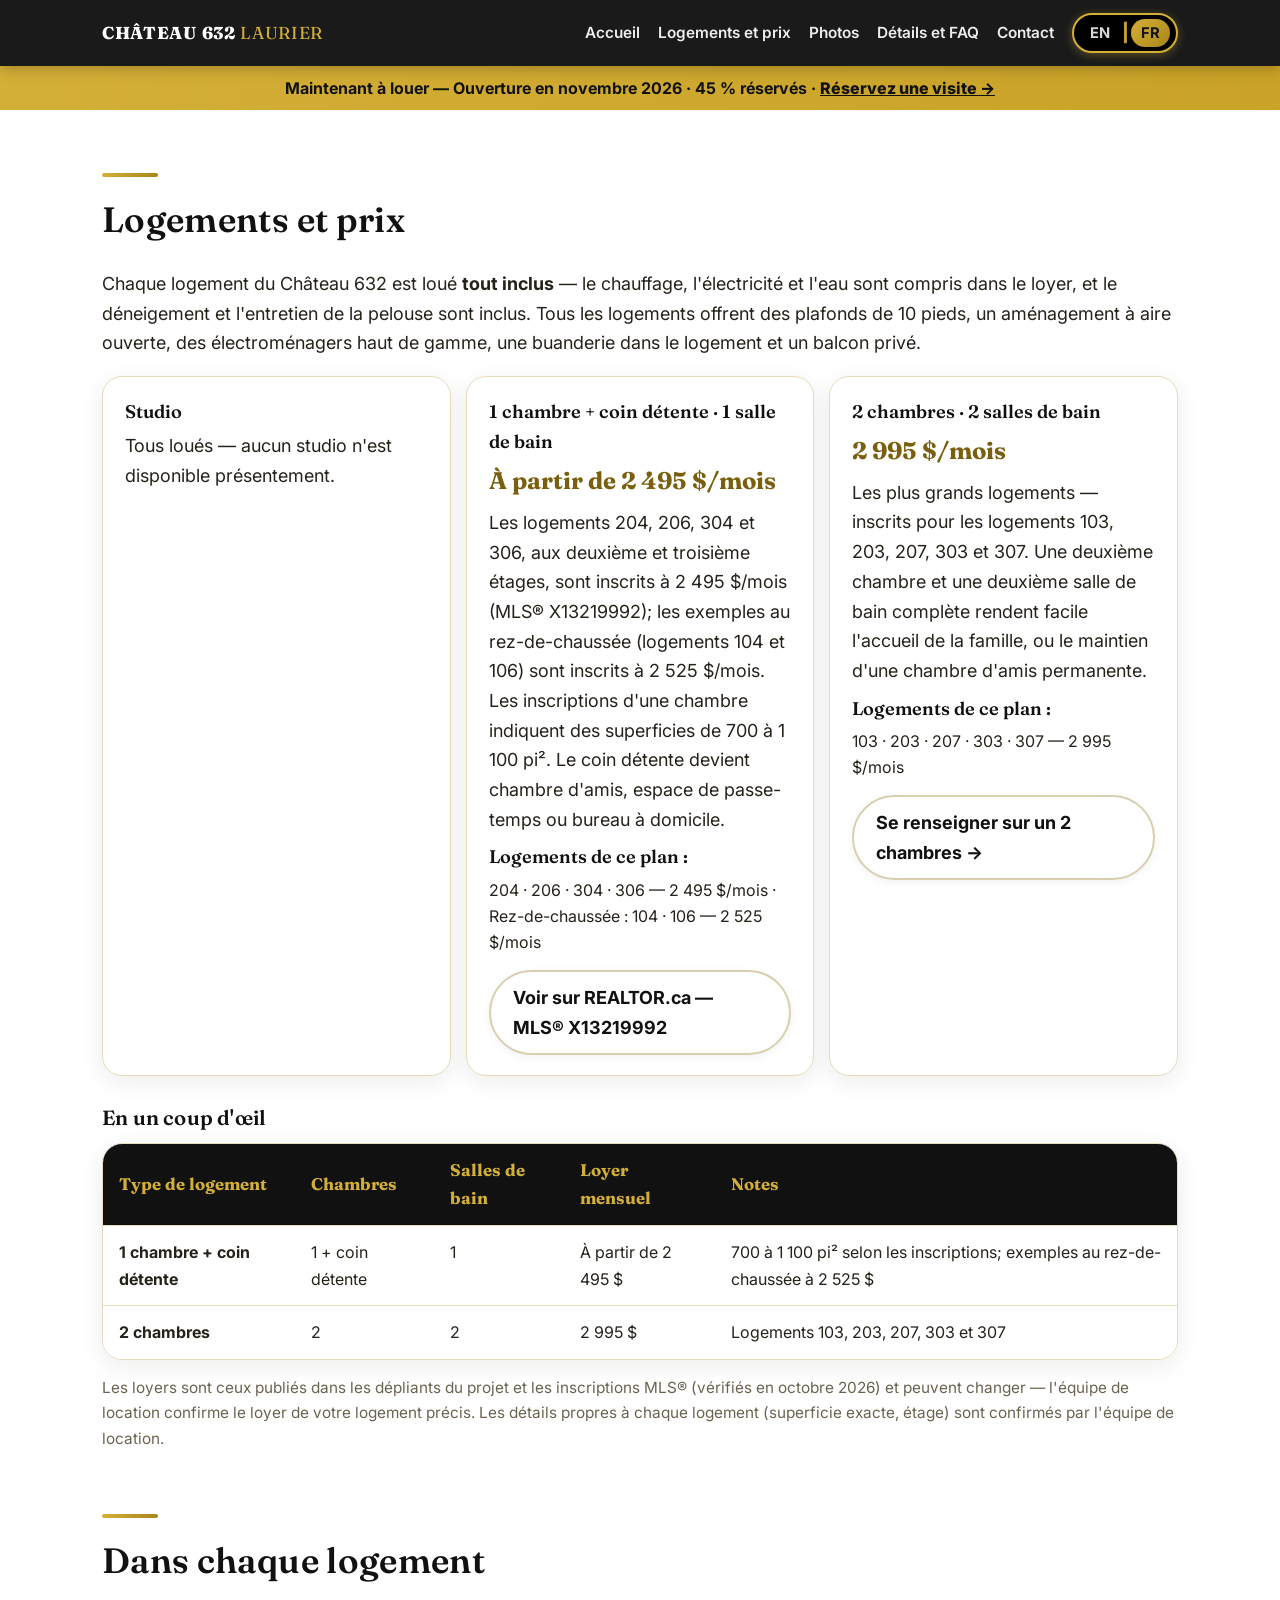
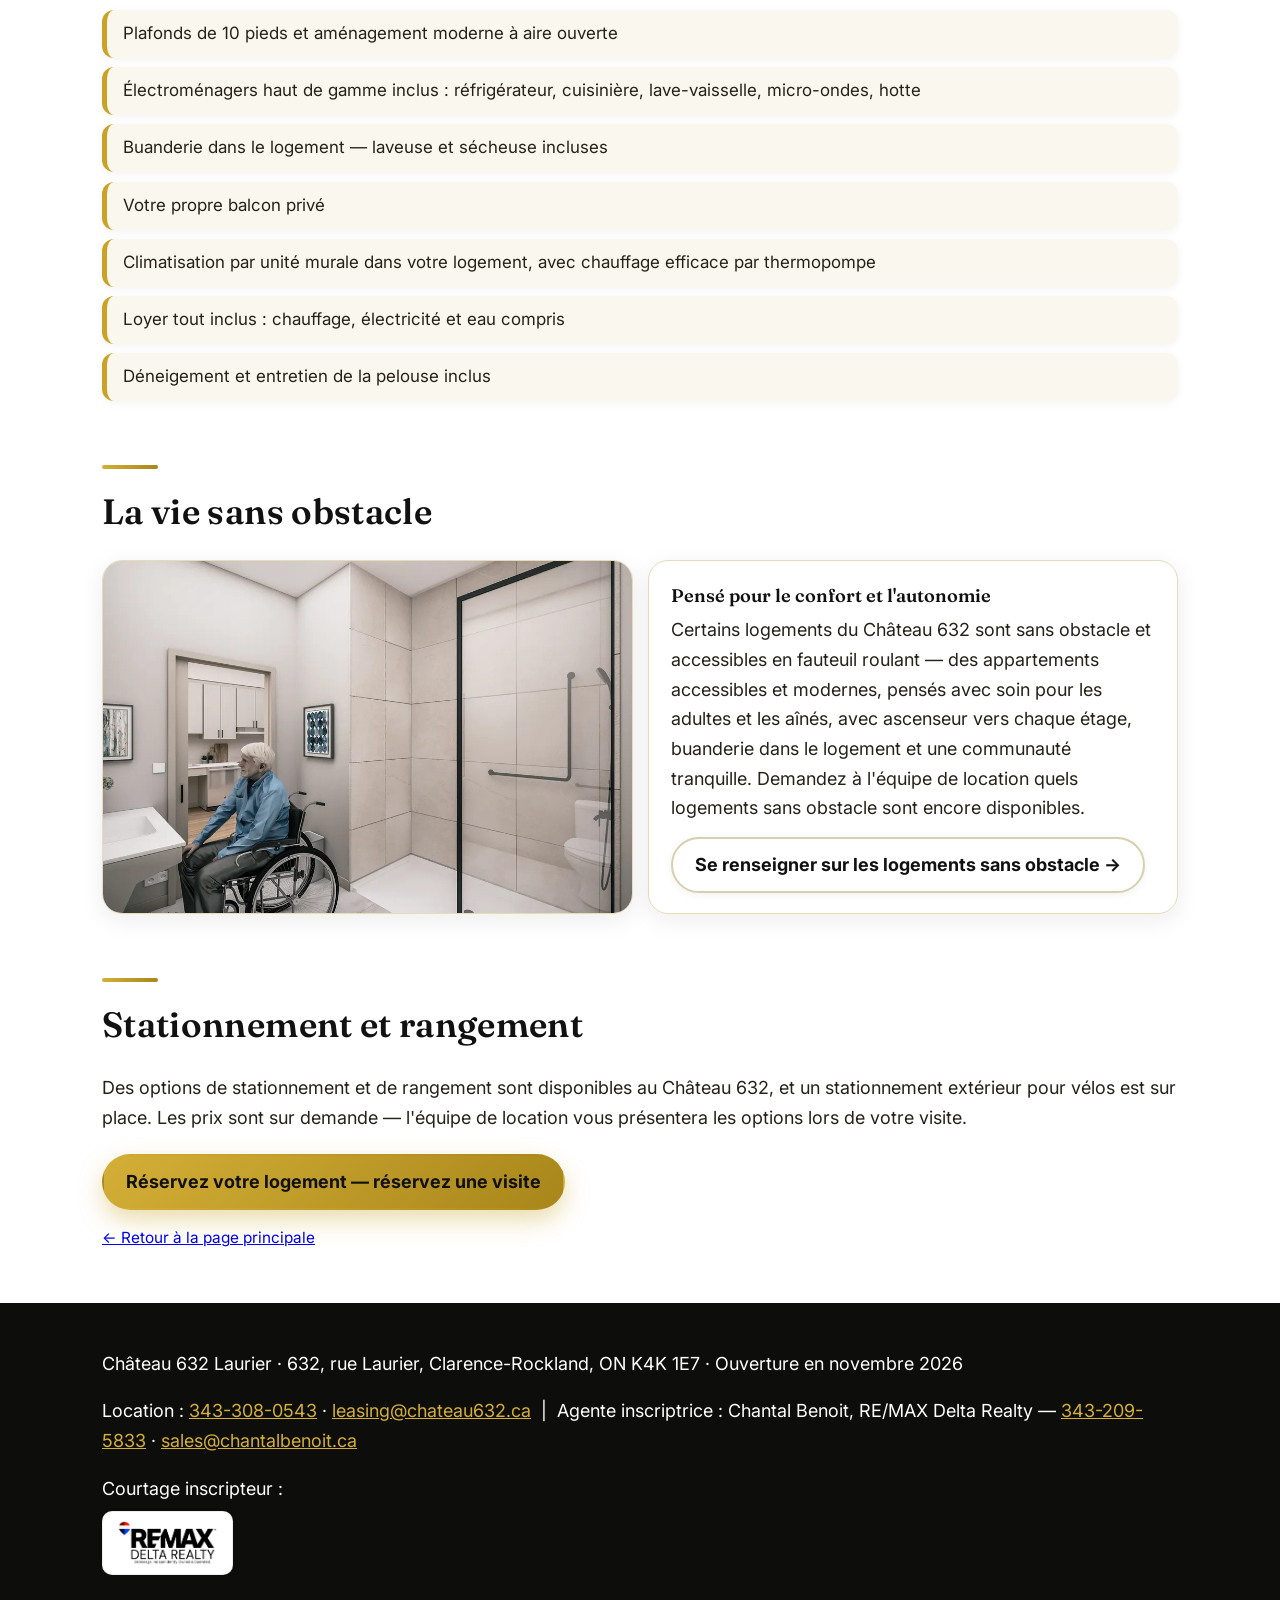
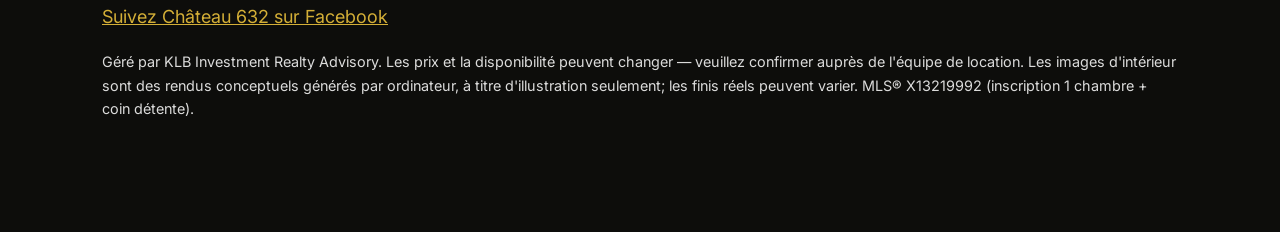
<file: fr/suites.html>
<!DOCTYPE html>
<html lang="fr">
<head>
<meta charset="UTF-8">
<meta name="viewport" content="width=device-width, initial-scale=1">
<title>Logements et prix — Château 632 Laurier, Rockland | 1 chambre + coin détente, 2 chambres</title>
<meta name="description" content="Types de logements et loyers publiés au Château 632, 632, rue Laurier, Rockland : 1 chambre + coin détente à partir de 2 495 $/mois, 2 chambres / 2 salles de bain à 2 995 $/mois — logements disponibles de 2 495 $ à 2 995 $/mois, tout inclus (chauffage, électricité, eau inclus). Logements sans obstacle disponibles. Location : 343-308-0543.">
<link rel="canonical" href="https://rockland-rentals.github.io/chateau-632-laurier/fr/suites.html">
<link rel="alternate" hreflang="en" href="../suites.html">
<link rel="preconnect" href="https://fonts.googleapis.com">
<link rel="preconnect" href="https://fonts.gstatic.com" crossorigin>
<link href="https://fonts.googleapis.com/css2?family=Fraunces:opsz,wght@9..144,500;9..144,600;9..144,700&family=Inter:wght@400;600;700;800&display=swap" rel="stylesheet">
<link rel="icon" href="../assets/favicon.svg" type="image/svg+xml">
<meta property="og:type" content="website">
<meta property="og:title" content="Logements et prix — Château 632 Laurier, Rockland">
<meta property="og:description" content="1 chambre + coin détente à partir de 2 495 $/mois et 2 chambres / 2 salles de bain à 2 995 $/mois — tout inclus. Ouverture en novembre 2026. Les studios sont tous loués.">
<meta property="og:image" content="https://rockland-rentals.github.io/chateau-632-laurier/assets/img/hero.jpg">
<meta property="og:url" content="https://rockland-rentals.github.io/chateau-632-laurier/fr/suites.html">
<link rel="stylesheet" href="../assets/style.css">
<script type="application/ld+json">
{"@context":"https://schema.org","@type":"ApartmentComplex","name":"Château 632 Laurier","address":{"@type":"PostalAddress","streetAddress":"632, rue Laurier","addressLocality":"Clarence-Rockland","addressRegion":"ON","postalCode":"K4K 1E7","addressCountry":"CA"},"telephone":"+1-343-308-0543"}
</script>
</head>
<body>
<header class="topbar">
  <div class="wrap topbar-in">
    <a class="brand" href="index.html">CHÂTEAU 632 <span>LAURIER</span></a>
    <nav>
      <a href="index.html">Accueil</a><a href="suites.html">Logements et prix</a><a href="photos.html">Photos</a><a href="details.html">Détails et FAQ</a><a href="index.html#contact">Contact</a>
      <span class="langtoggle" role="group" aria-label="Langue / Language"><a class="langopt" href="../suites.html">EN</a><span class="langsep" aria-hidden="true">|</span><span class="langopt is-current" aria-current="true">FR</span></span>
    </nav>
  </div>
</header>
<div class="leasebar">Maintenant à louer — Ouverture en novembre 2026 · 45 % réservés · <a href="index.html#contact">Réservez une visite →</a></div>

<main class="wrap">
  <section id="logements">
    <h2>Logements et prix</h2>
    <p>Chaque logement du Château 632 est loué <strong>tout inclus</strong> — le chauffage, l'électricité et l'eau sont compris dans le loyer, et le déneigement et l'entretien de la pelouse sont inclus. Tous les logements offrent des plafonds de 10 pieds, un aménagement à aire ouverte, des électroménagers haut de gamme, une buanderie dans le logement et un balcon privé.</p>

    <div class="grid">
      <div class="card">
        <strong>Studio</strong>
        <span>Tous loués — aucun studio n'est disponible présentement.</span>
      </div>
      <div class="card">
        <strong>1 chambre + coin détente · 1 salle de bain</strong>
        <span class="price">À partir de 2 495 $/mois</span>
        <span>Les logements 204, 206, 304 et 306, aux deuxième et troisième étages, sont inscrits à 2 495 $/mois (MLS® X13219992); les exemples au rez-de-chaussée (logements 104 et 106) sont inscrits à 2 525 $/mois. Les inscriptions d'une chambre indiquent des superficies de 700 à 1 100 pi². Le coin détente devient chambre d'amis, espace de passe-temps ou bureau à domicile.</span>
        <span class="plan-line"><strong>Logements de ce plan :</strong> 204 · 206 · 304 · 306 — 2 495 $/mois · Rez-de-chaussée : 104 · 106 — 2 525 $/mois</span>
        <p style="margin:.8em 0 0"><a class="btn" href="https://www.realtor.ca/real-estate/29831370/204-206-304-306-632-laurier-street-clarence-rockland-606-town-of-rockland" target="_blank" rel="noopener">Voir sur REALTOR.ca — MLS® X13219992</a></p>
      </div>
      <div class="card">
        <strong>2 chambres · 2 salles de bain</strong>
        <span class="price">2 995 $/mois</span>
        <span>Les plus grands logements — inscrits pour les logements 103, 203, 207, 303 et 307. Une deuxième chambre et une deuxième salle de bain complète rendent facile l'accueil de la famille, ou le maintien d'une chambre d'amis permanente.</span>
        <span class="plan-line"><strong>Logements de ce plan :</strong> 103 · 203 · 207 · 303 · 307 — 2 995 $/mois</span>
        <p style="margin:.8em 0 0"><a class="btn" href="index.html#contact">Se renseigner sur un 2 chambres →</a></p>
      </div>
    </div>

    <h3>En un coup d'œil</h3>
    <div class="table-wrap">
      <table class="suites">
        <thead><tr><th>Type de logement</th><th>Chambres</th><th>Salles de bain</th><th>Loyer mensuel</th><th>Notes</th></tr></thead>
        <tbody>
          <tr><td>1 chambre + coin détente</td><td>1 + coin détente</td><td>1</td><td>À partir de 2 495 $</td><td>700 à 1 100 pi² selon les inscriptions; exemples au rez-de-chaussée à 2 525 $</td></tr>
          <tr><td>2 chambres</td><td>2</td><td>2</td><td>2 995 $</td><td>Logements 103, 203, 207, 303 et 307</td></tr>
        </tbody>
      </table>
    </div>
    <p class="note">Les loyers sont ceux publiés dans les dépliants du projet et les inscriptions MLS® (vérifiés en octobre 2026) et peuvent changer — l'équipe de location confirme le loyer de votre logement précis. Les détails propres à chaque logement (superficie exacte, étage) sont confirmés par l'équipe de location.</p>
  </section>

  <section id="chaque-logement">
    <h2>Dans chaque logement</h2>
    <ul class="uses">
      <li>Plafonds de 10 pieds et aménagement moderne à aire ouverte</li>
      <li>Électroménagers haut de gamme inclus : réfrigérateur, cuisinière, lave-vaisselle, micro-ondes, hotte</li>
      <li>Buanderie dans le logement — laveuse et sécheuse incluses</li>
      <li>Votre propre balcon privé</li>
      <li>Climatisation par unité murale dans votre logement, avec chauffage efficace par thermopompe</li>
      <li>Loyer tout inclus : chauffage, électricité et eau compris</li>
      <li>Déneigement et entretien de la pelouse inclus</li>
    </ul>
  </section>

  <section id="sans-obstacle">
    <h2>La vie sans obstacle</h2>
    <div class="grid two" style="align-items:stretch">
      <figure class="feature-photo"><img src="../assets/img/barrier-bathroom.jpg" alt="Rendu conceptuel d'une salle de bain accessible et sans obstacle"></figure>
      <div class="card"><strong>Pensé pour le confort et l'autonomie</strong><span>Certains logements du Château 632 sont sans obstacle et accessibles en fauteuil roulant — des appartements accessibles et modernes, pensés avec soin pour les adultes et les aînés, avec ascenseur vers chaque étage, buanderie dans le logement et une communauté tranquille. Demandez à l'équipe de location quels logements sans obstacle sont encore disponibles.</span><p style="margin:.8em 0 0"><a class="btn" href="index.html#contact">Se renseigner sur les logements sans obstacle →</a></p></div>
    </div>
  </section>

  <section id="stationnement-rangement">
    <h2>Stationnement et rangement</h2>
    <p>Des options de stationnement et de rangement sont disponibles au Château 632, et un stationnement extérieur pour vélos est sur place. Les prix sont sur demande — l'équipe de location vous présentera les options lors de votre visite.</p>
    <p style="margin:22px 0 6px"><a class="btn primary" href="index.html#contact">Réservez votre logement — réservez une visite</a></p>
    <p class="note"><a href="index.html">← Retour à la page principale</a></p>
  </section>
</main>

<footer>
  <div class="wrap">
    <p>Château 632 Laurier · 632, rue Laurier, Clarence-Rockland, ON K4K 1E7 · Ouverture en novembre 2026</p>
    <p>Location : <a href="tel:+13433080543">343-308-0543</a> · <a href="mailto:leasing@chateau632.ca">leasing@chateau632.ca</a> &nbsp;|&nbsp; Agente inscriptrice : Chantal Benoit, RE/MAX Delta Realty — <a href="tel:+13432095833">343-209-5833</a> · <a href="mailto:sales@chantalbenoit.ca">sales@chantalbenoit.ca</a></p>
    <p>Courtage inscripteur :<br><span class="brokerage"><img src="../assets/img/remax-delta-realty.jpg" alt="RE/MAX Delta Realty, maison de courtage. Exploitée de façon indépendante."></span></p>
    <p><a href="https://www.facebook.com/Chateau632" target="_blank" rel="noopener">Suivez Château 632 sur Facebook</a></p>
    <p class="small">Géré par KLB Investment Realty Advisory. Les prix et la disponibilité peuvent changer — veuillez confirmer auprès de l'équipe de location. Les images d'intérieur sont des rendus conceptuels générés par ordinateur, à titre d'illustration seulement; les finis réels peuvent varier. MLS® X13219992 (inscription 1 chambre + coin détente).</p>
  </div>
</footer>

<div class="callbar">
  <a href="tel:+13433080543">Appeler l'équipe de location</a><a href="index.html#contact">Réserver une visite</a>
</div>
<script src="../assets/site.js"></script>
</body>
</html>
</file>
<file: assets/style.css>
:root{
  --black:#111111; --ink:#26221a; --gold:#c9a227; --gold2:#a8861a; --goldbright:#d4af37;
  --sand:#f3edda; --sand2:#e6dcbc; --cream:#faf7ef; --paper:#ffffff;
  --shadow:0 6px 24px rgba(30,25,10,.08); --shadow-lg:0 24px 60px rgba(30,25,10,.16); --radius:20px;
}
*{box-sizing:border-box}
html{scroll-behavior:smooth}
body{margin:0;font-family:"Inter",system-ui,-apple-system,"Segoe UI",Roboto,Arial,sans-serif;color:var(--ink);background:var(--paper);line-height:1.65;font-size:18px;-webkit-font-smoothing:antialiased;text-rendering:optimizeLegibility}
h1,h2,h3{font-family:"Fraunces",Georgia,"Times New Roman",serif;font-weight:600;color:var(--black);letter-spacing:.01em}
.wrap{max-width:1120px;margin:0 auto;padding:0 22px}
img{max-width:100%}
::selection{background:var(--sand2)}

/* Top bar */
.topbar{background:rgba(17,17,17,.96);color:#fff;position:sticky;top:0;z-index:20;box-shadow:0 2px 14px rgba(0,0,0,.25);backdrop-filter:blur(10px)}
.topbar-in{display:flex;justify-content:space-between;align-items:center;gap:16px;padding:13px 22px}
.brand{color:#fff;text-decoration:none;font-weight:800;font-size:1.08rem;font-family:"Fraunces",Georgia,serif;letter-spacing:.04em}
.brand span{font-weight:400;color:var(--goldbright)}
.topbar nav{display:flex;gap:18px;flex-wrap:wrap;align-items:center}
.topbar nav a{color:#fff;text-decoration:none;font-size:.96rem;font-weight:600;opacity:.92}
.topbar nav a:hover{opacity:1;text-decoration:underline}
.topbar nav a.lang{border:1.5px solid var(--goldbright);color:var(--goldbright);border-radius:999px;padding:1px 12px;font-weight:700;opacity:1}
.topbar nav .langtoggle{display:inline-flex;align-items:center;gap:2px;background:#000;border:2px solid var(--goldbright);border-radius:999px;padding:3px 6px;box-shadow:0 2px 10px rgba(212,175,55,.35)}
.topbar nav .langtoggle .langopt{color:#fff;font-size:.92rem;font-weight:700;padding:2px 10px;border-radius:999px;opacity:.85;text-decoration:none}
.topbar nav .langtoggle a.langopt:hover{opacity:1;text-decoration:underline}
.topbar nav .langtoggle .langopt.is-current{background:linear-gradient(135deg,var(--goldbright),var(--gold2));color:#111;opacity:1}
.topbar nav .langtoggle .langsep{color:var(--goldbright);font-weight:800;opacity:.9}

/* Leasing + open house bars */
.leasebar{background:linear-gradient(90deg,var(--goldbright),var(--gold));color:#111;text-align:center;padding:9px 16px;font-weight:700;font-size:1rem}
.leasebar a{color:#111;font-weight:800;text-decoration:underline}
.openhouse{background:#111;color:#f3e9c8;text-align:center;padding:8px 16px;font-weight:600;font-size:.97rem;border-bottom:2px solid var(--gold)}
.openhouse strong{color:var(--goldbright)}

/* Hero */
.hero{background:linear-gradient(180deg,var(--cream),var(--paper));padding-bottom:0}
.hero-img{width:100%;height:56vh;min-height:340px;object-fit:cover;display:block}
.hero-card{background:var(--paper);border:1px solid var(--sand2);border-radius:26px;box-shadow:var(--shadow-lg);padding:34px 38px 30px;margin-top:-76px;position:relative;z-index:2}
.eyebrow{text-transform:uppercase;letter-spacing:.2em;color:var(--gold2);font-weight:800;margin:0;font-size:.82rem}
h1{font-size:clamp(2.3rem,5.4vw,3.6rem);line-height:1.04;margin:.18em 0 .25em;letter-spacing:-.01em}
h2{font-size:clamp(1.65rem,3.2vw,2.2rem);margin:1.8em 0 .55em}
h2::before{content:"";display:block;width:56px;height:4px;border-radius:99px;background:linear-gradient(90deg,var(--goldbright),var(--gold2));margin-bottom:14px}
h3{font-size:1.28rem;margin:1.2em 0 .4em}
.addr{font-size:1.2rem;font-weight:600;color:#5c4d10}
.badges{display:flex;gap:9px;flex-wrap:wrap;margin:16px 0}
.badges span{background:var(--sand);color:#3d3410;border:1px solid var(--sand2);border-radius:999px;padding:7px 15px;font-weight:700;font-size:.96rem}
.badges span.hl{background:var(--black);color:var(--goldbright);border-color:var(--black)}
.cta-row{display:flex;gap:11px;flex-wrap:wrap;margin:18px 0}
.btn{display:inline-block;border:2px solid #d8cfae;color:var(--black);background:#fff;text-decoration:none;font-weight:700;border-radius:999px;padding:11px 22px;box-shadow:0 2px 8px rgba(30,25,10,.06);transition:transform .15s ease,background .15s ease,box-shadow .15s ease}
.btn:hover{transform:translateY(-1px);background:var(--sand);box-shadow:0 8px 20px rgba(30,25,10,.12)}
.btn.primary{background:linear-gradient(135deg,var(--goldbright),var(--gold2));border-color:transparent;color:#111;box-shadow:0 10px 24px rgba(201,162,39,.38)}
.btn.primary:hover{filter:brightness(1.06);background:linear-gradient(135deg,var(--goldbright),var(--gold2))}
.note{color:#6b6350;font-size:.96rem}
.small{font-size:.9rem}

/* Cards and grids */
.grid{display:grid;grid-template-columns:repeat(auto-fit,minmax(240px,1fr));gap:15px}
.grid.two{grid-template-columns:repeat(auto-fit,minmax(290px,1fr))}
.card{background:#fff;border:1px solid var(--sand2);border-radius:var(--radius);padding:20px 22px;box-shadow:var(--shadow);transition:transform .25s ease,box-shadow .25s ease}
.card:hover{transform:translateY(-3px);box-shadow:var(--shadow-lg)}
.card strong{display:block;font-size:1.14rem;color:var(--black);margin-bottom:4px;font-family:"Fraunces",Georgia,serif;font-weight:600}
.card .price{display:block;font-size:1.5rem;color:#7a5f0e;font-family:"Fraunces",Georgia,serif;font-weight:700;margin:.15em 0 .3em}
.contact-card h3{margin:.1em 0}
.contact-card a{color:#7a5f0e;font-weight:700;text-decoration:none;font-size:1.06rem}
.contact-card a:hover{text-decoration:underline}
.feature-photo{margin:0;border-radius:var(--radius);overflow:hidden;box-shadow:var(--shadow);border:1px solid var(--sand2);position:relative}
.feature-photo img{width:100%;height:100%;min-height:240px;object-fit:cover;display:block}

/* Gallery */
.gallery{display:grid;grid-template-columns:repeat(auto-fit,minmax(250px,1fr));gap:16px}
.gallery figure{margin:0;background:#fff;border-radius:var(--radius);overflow:hidden;box-shadow:var(--shadow);border:1px solid var(--sand2);position:relative}
.gallery img{width:100%;height:225px;object-fit:cover;display:block;transition:transform .35s ease}
.gallery figure:hover img{transform:scale(1.04)}
.gallery figcaption{font-size:.95rem;color:#4c4636;padding:10px 14px 12px;font-weight:600}
.concept-tag{display:inline-block;background:var(--black);color:var(--goldbright);font-size:.72rem;font-weight:800;letter-spacing:.12em;border-radius:999px;padding:3px 11px;text-transform:uppercase}
.gallery .concept-tag{position:absolute;top:10px;left:10px;z-index:2;box-shadow:0 2px 8px rgba(0,0,0,.3)}
.concepts{background:linear-gradient(180deg,var(--sand),#f8f3e2);border-radius:26px;padding:8px 26px 26px;margin-top:44px;box-shadow:var(--shadow)}

/* Before/after compare sliders (Plantagenet pattern, Château colours) */
.compare-grid{display:grid;grid-template-columns:repeat(auto-fit,minmax(300px,1fr));gap:18px}
.compare-grid figure{margin:0;background:#fff;border-radius:var(--radius);overflow:hidden;box-shadow:var(--shadow);border:1px solid var(--sand2)}
.compare-grid figcaption{font-size:.95rem;color:#7a5f0e;padding:10px 14px 12px;font-weight:600}
.compare{position:relative;aspect-ratio:16/9;overflow:hidden;--pos:50%}
.compare>img{position:absolute;inset:0;width:100%;height:100%;object-fit:cover}
.compare>img.cmp-top{clip-path:inset(0 0 0 var(--pos))}
.compare::after{content:"";position:absolute;top:0;bottom:0;left:var(--pos);width:3px;background:#fff;box-shadow:0 0 8px rgba(0,0,0,.4);transform:translateX(-50%)}
.cmp-label{position:absolute;top:10px;background:rgba(17,17,17,.85);color:#fff;font-size:.75rem;font-weight:800;letter-spacing:.06em;padding:3px 10px;border-radius:999px;text-transform:uppercase;z-index:2}
.cmp-label.left{left:10px}.cmp-label.right{right:10px;background:rgba(168,134,26,.92)}
.compare input[type=range]{position:absolute;left:0;right:0;bottom:8px;width:calc(100% - 24px);margin:0 12px;accent-color:var(--gold);z-index:3;cursor:ew-resize}

/* 45% reserved progress */
.reserved{margin-top:20px;background:var(--cream);border:1px solid var(--sand2);border-radius:16px;padding:16px 18px}
.reserved-top{display:flex;justify-content:space-between;align-items:baseline;gap:12px}
.reserved-top strong{font-family:"Fraunces",Georgia,serif;font-size:1.12rem;color:var(--black)}
.reserved-top span{font-weight:800;color:#7a5f0e}
.reserved-bar{height:14px;background:#fff;border:1px solid var(--sand2);border-radius:999px;overflow:hidden;margin:9px 0 7px}
.reserved-fill{height:100%;width:45%;background:linear-gradient(90deg,var(--goldbright),var(--gold2));border-radius:999px}
.reserved p{margin:0;font-weight:600;color:#5c4d10}

/* Included-value checklist */
.checklist{list-style:none;padding:0;margin:.4em 0}
.checklist li{margin:.45em 0;font-size:1.05rem;padding-left:1.7em;position:relative}
.checklist li::before{content:"✓";position:absolute;left:0;top:0;color:var(--gold2);font-weight:800}

/* Suite table */
.table-wrap{overflow-x:auto;border:1px solid var(--sand2);border-radius:var(--radius);box-shadow:var(--shadow)}
table.suites{border-collapse:collapse;width:100%;min-width:620px;background:#fff;font-size:1rem}
table.suites th{background:var(--black);color:var(--goldbright);text-align:left;padding:13px 16px;font-family:"Fraunces",Georgia,serif;font-size:1.05rem}
table.suites td{padding:13px 16px;border-top:1px solid var(--sand2);vertical-align:top}
table.suites tr td:first-child{font-weight:700}

/* FAQ accordion */
#faq details,.faq details{background:#fff;border:1px solid var(--sand2);border-radius:16px;padding:14px 18px;margin:10px 0;box-shadow:0 2px 10px rgba(30,25,10,.05)}
#faq summary,.faq summary{font-weight:700;color:var(--black);cursor:pointer;font-size:1.06rem;list-style:none;display:flex;justify-content:space-between;align-items:center;gap:12px}
#faq summary::-webkit-details-marker,.faq summary::-webkit-details-marker{display:none}
#faq summary::after,.faq summary::after{content:"▾";color:var(--gold2);font-size:1.15rem;transition:transform .25s ease;flex:none}
#faq details[open ] summary::after,.faq details[open ] summary::after{transform:rotate(180deg)}
#faq details p,.faq details p{margin:.5em 0 .2em}

/* Lightbox */
.lightbox{position:fixed;inset:0;background:rgba(15,13,5,.94);display:none;align-items:center;justify-content:center;z-index:60;flex-direction:column}
.lightbox.open{display:flex}
.lightbox img{max-width:94vw;max-height:82vh;border-radius:12px;box-shadow:0 20px 60px rgba(0,0,0,.5)}
.lightbox .lb-cap{color:#fff;margin-top:12px;font-size:1rem;text-align:center;padding:0 16px}
.lightbox button{position:absolute;background:rgba(255,255,255,.14);color:#fff;border:0;border-radius:999px;width:46px;height:46px;font-size:1.3rem;cursor:pointer}
.lightbox button:hover{background:rgba(255,255,255,.3)}
.lb-close{top:16px;right:16px}.lb-prev{left:14px;top:50%}.lb-next{right:14px;top:50%}

/* Lists, map, form */
.uses{list-style:none;padding:0}
.uses li{margin:.55em 0;font-size:1.06rem;background:var(--cream);border-left:5px solid var(--gold);border-radius:12px;padding:10px 16px;box-shadow:0 2px 8px rgba(30,25,10,.05)}
.map{width:100%;height:380px;border:0;border-radius:var(--radius);box-shadow:var(--shadow)}
.form{display:grid;gap:13px;margin-top:24px;background:#fff;border:1px solid var(--sand2);padding:24px;border-radius:var(--radius);box-shadow:var(--shadow)}
.form label{display:grid;gap:5px;font-weight:600}
.form input,.form textarea,.form select{font:inherit;padding:11px 13px;border:1px solid #cfc69e;border-radius:12px;width:100%;background:#fff}
.form input:focus,.form textarea:focus,.form select:focus{outline:2px solid var(--gold);outline-offset:1px;border-color:var(--gold)}
.form button{justify-self:start;cursor:pointer;font:inherit}

/* Footer and mobile call bar */
footer{background:#0d0d0b;color:#fff;margin-top:52px;padding:28px 0 96px}
footer a{color:var(--goldbright)}
footer .small{opacity:.85}
.brokerage{display:inline-block;background:#fff;border:1px solid rgba(0,0,0,.07);border-radius:10px;padding:8px 14px;margin-top:8px;line-height:0;box-shadow:0 1px 4px rgba(0,0,0,.12)}
.brokerage img{height:46px;width:auto;display:block}
.brokerage.sm{padding:6px 10px;margin:10px 0 0}
.brokerage.sm img{height:36px}
@media(max-width:700px){.brokerage img{height:38px}.brokerage.sm img{height:32px}}
.callbar{position:fixed;left:0;right:0;bottom:0;background:rgba(255,255,255,.97);border-top:1px solid #ddd;display:none;z-index:30;box-shadow:0 -4px 16px rgba(0,0,0,.1)}
.callbar a{flex:1;text-align:center;padding:14px 4px;font-weight:800;color:#7a5f0e;text-decoration:none;border-right:1px solid #eee}
.callbar a:first-child{background:var(--black);color:var(--goldbright)}
@media(max-width:700px){.callbar{display:flex}.topbar nav a:not(.lang):not(.langopt){display:none}.topbar nav .langtoggle{display:inline-flex}.concepts{padding:8px 16px 20px}.hero-card{padding:24px 20px 20px;margin-top:-44px;border-radius:20px}.hero-img{height:44vh;min-height:260px}body{font-size:17px}}

/* Reveal on scroll */
.reveal{opacity:0;transform:translateY(16px);transition:opacity .6s ease,transform .6s ease}
.reveal.in{opacity:1;transform:none}
@media (prefers-reduced-motion: reduce){*{transition:none!important;scroll-behavior:auto}.reveal{opacity:1;transform:none}}

/* v4: construction timeline + suite-plan lines */
.timeline{list-style:none;padding:0;margin:1em 0}
.timeline li{margin:.55em 0;font-size:1.06rem;background:var(--cream);border-left:5px solid var(--gold);border-radius:12px;padding:10px 16px 10px 2.6em;position:relative;box-shadow:0 2px 8px rgba(30,25,10,.05)}
.timeline li::before{content:"✓";position:absolute;left:.9em;top:10px;color:var(--gold2);font-weight:800}
.plan-line{display:block;margin-top:.5em;font-size:1rem}
</file>
